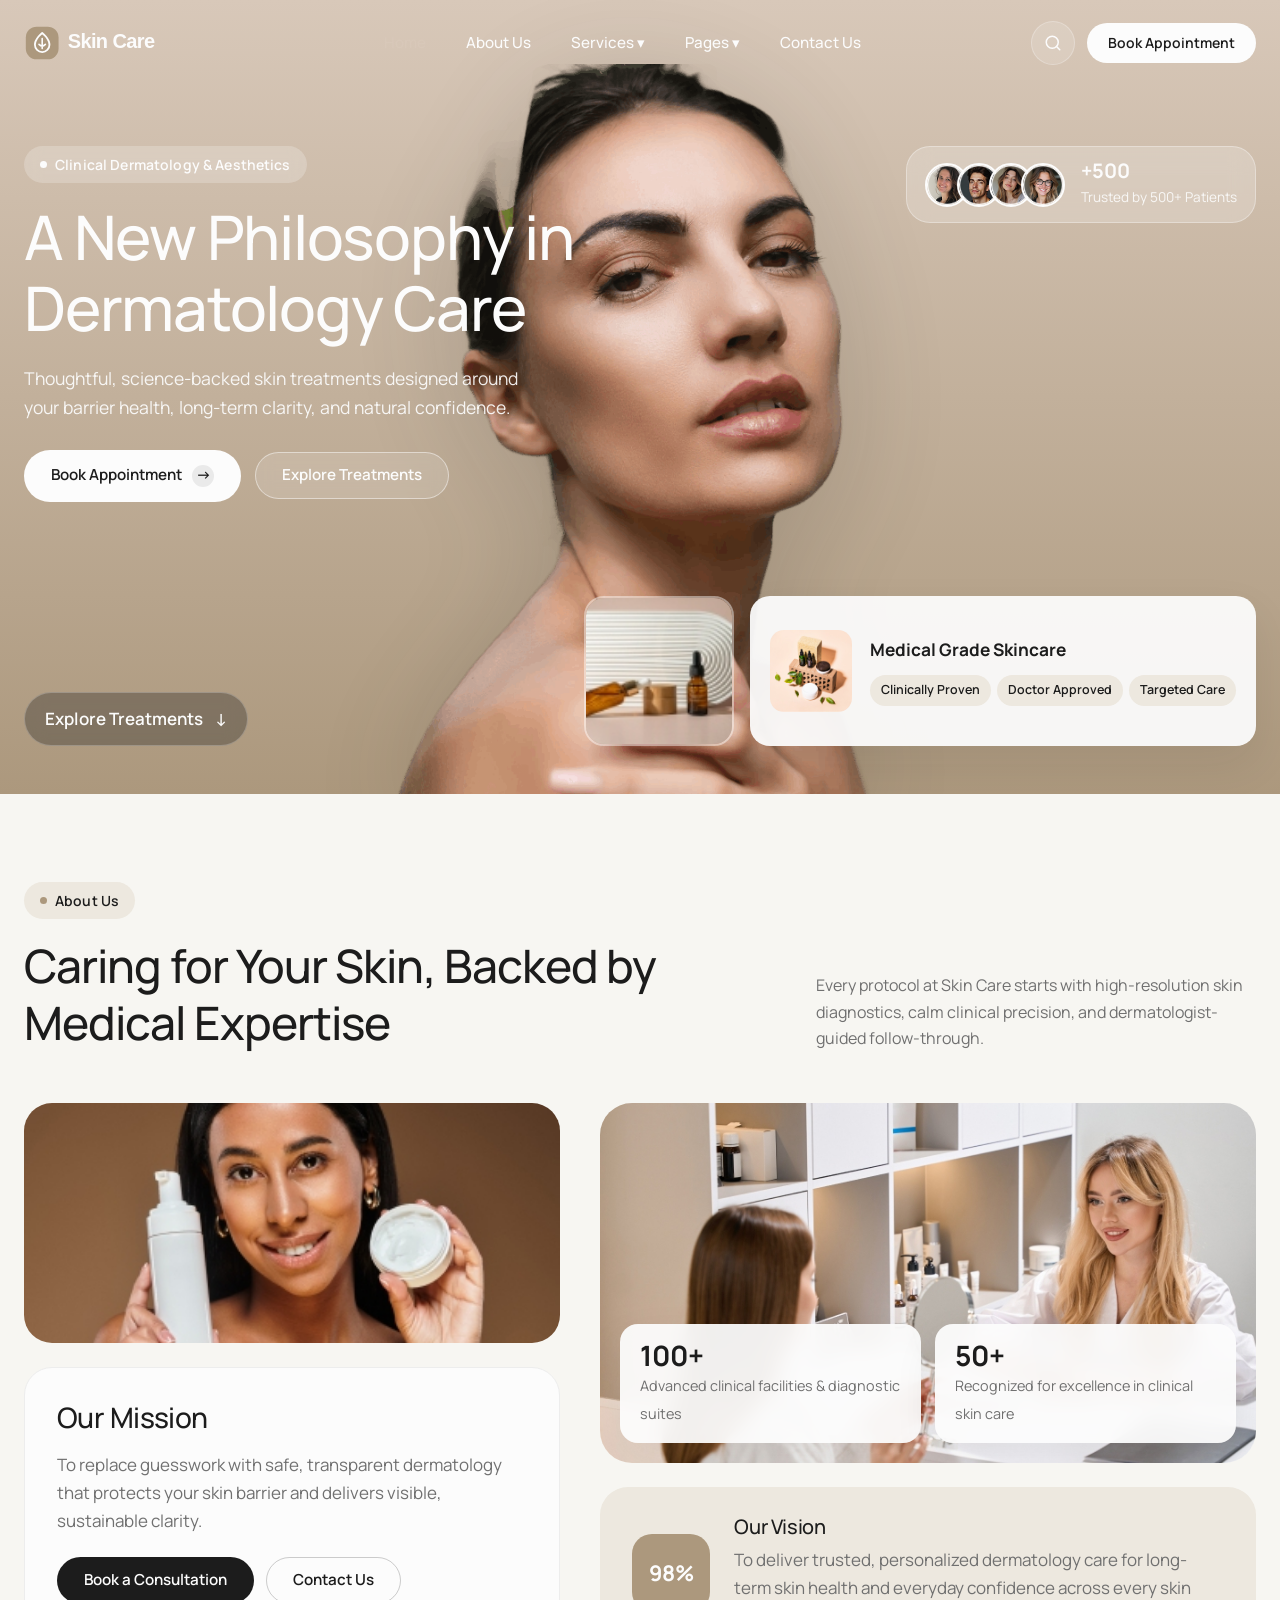
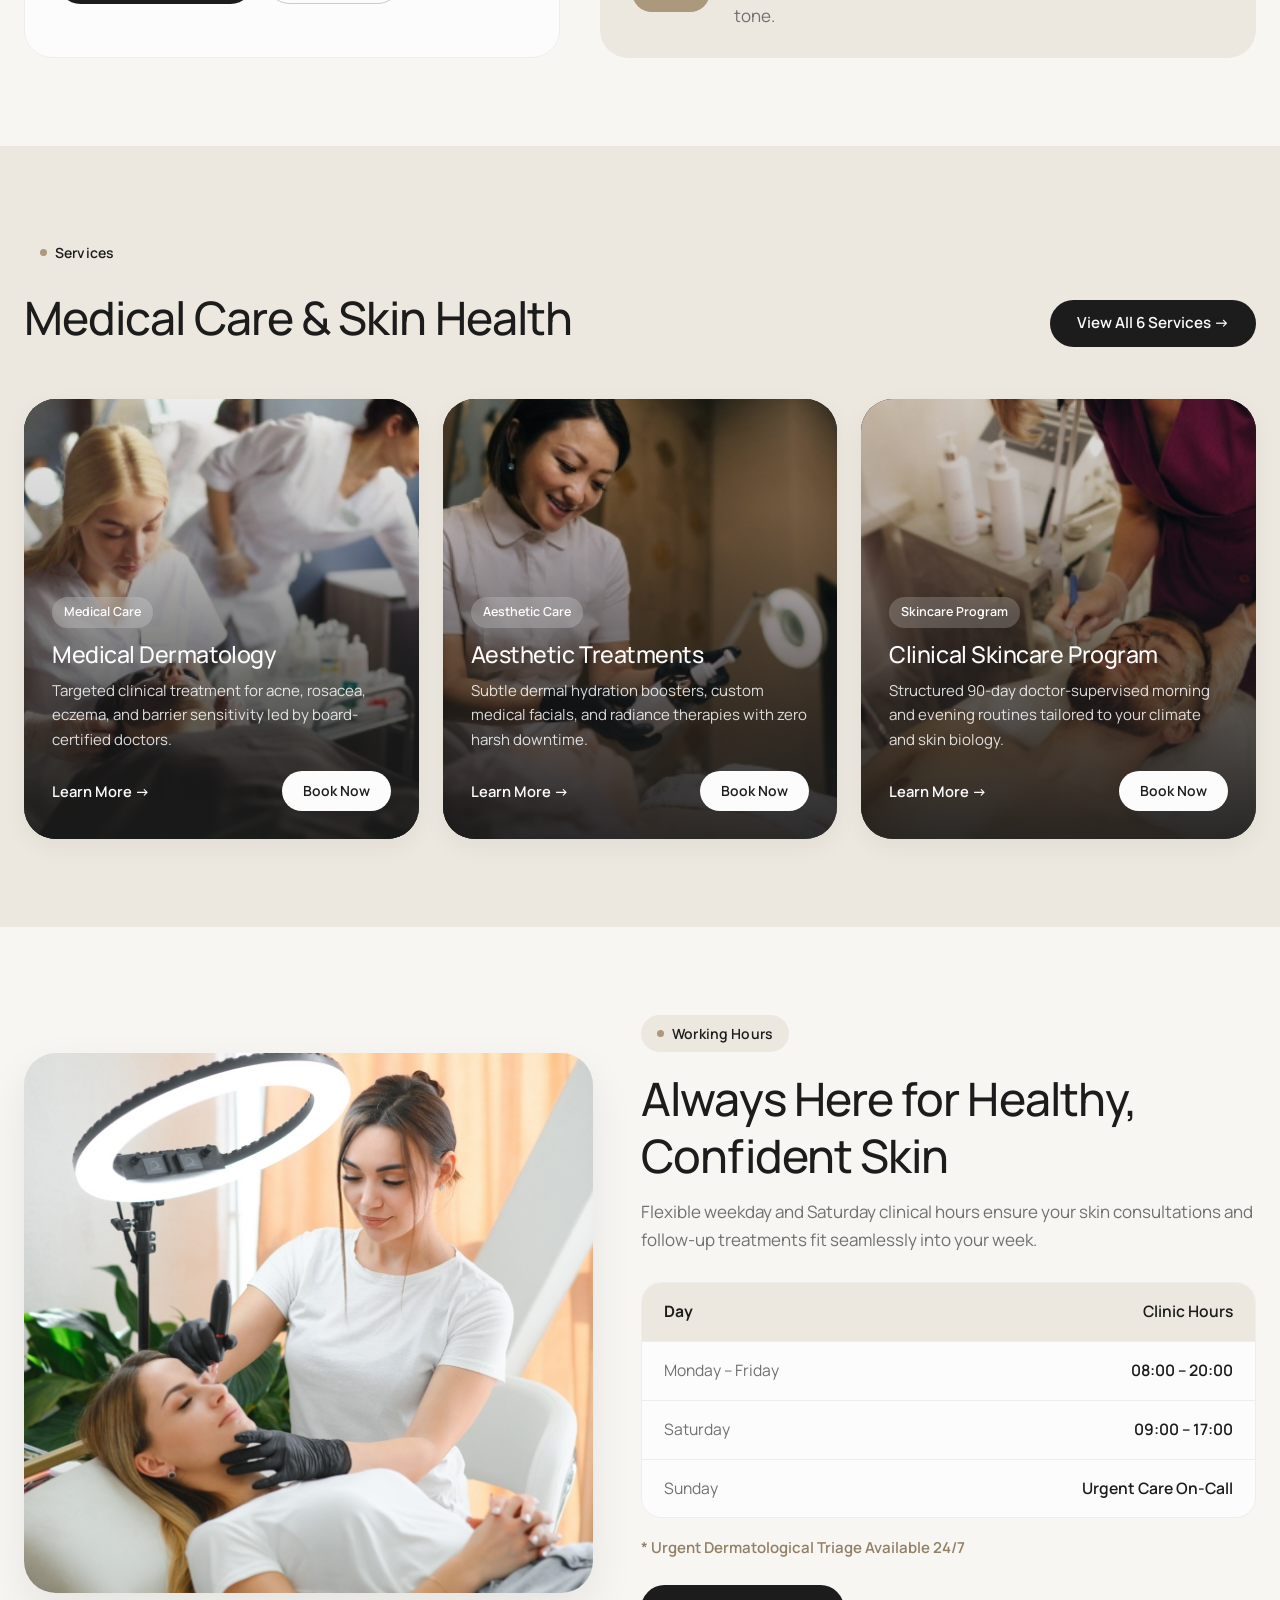
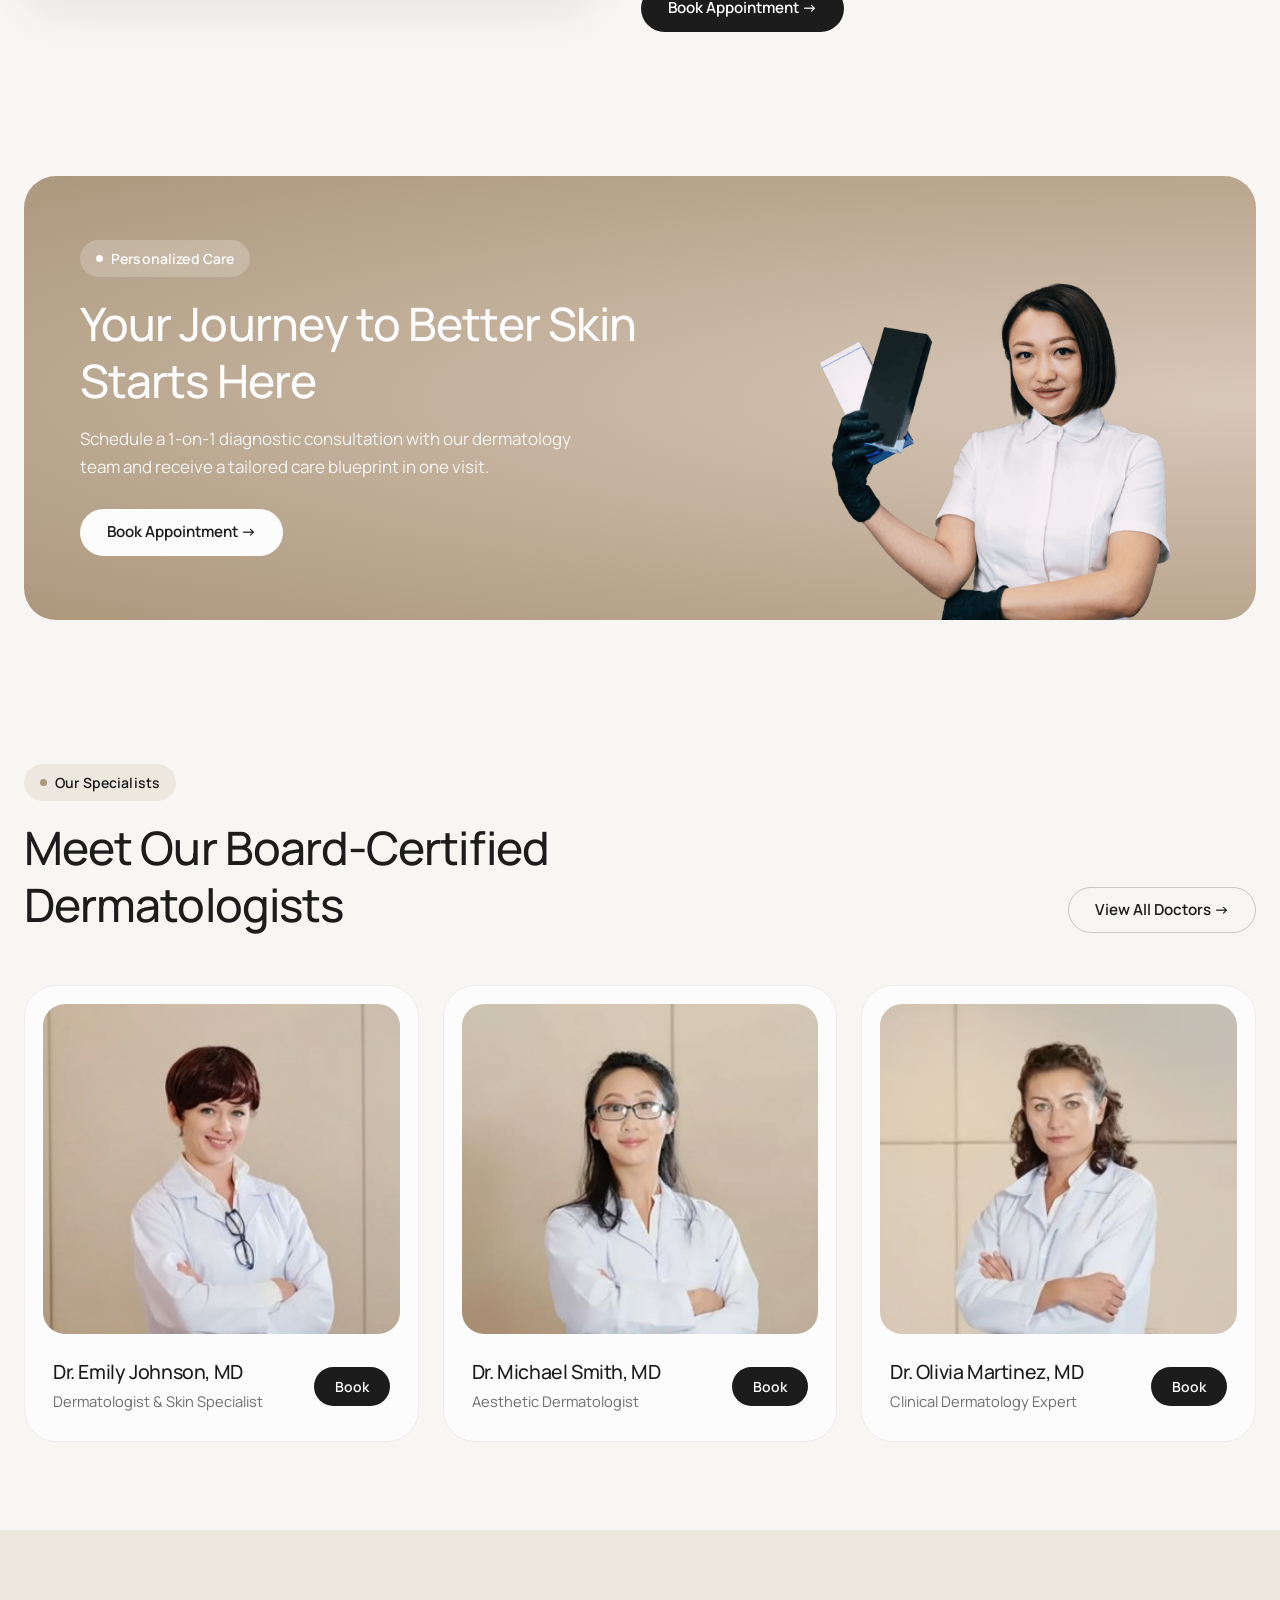
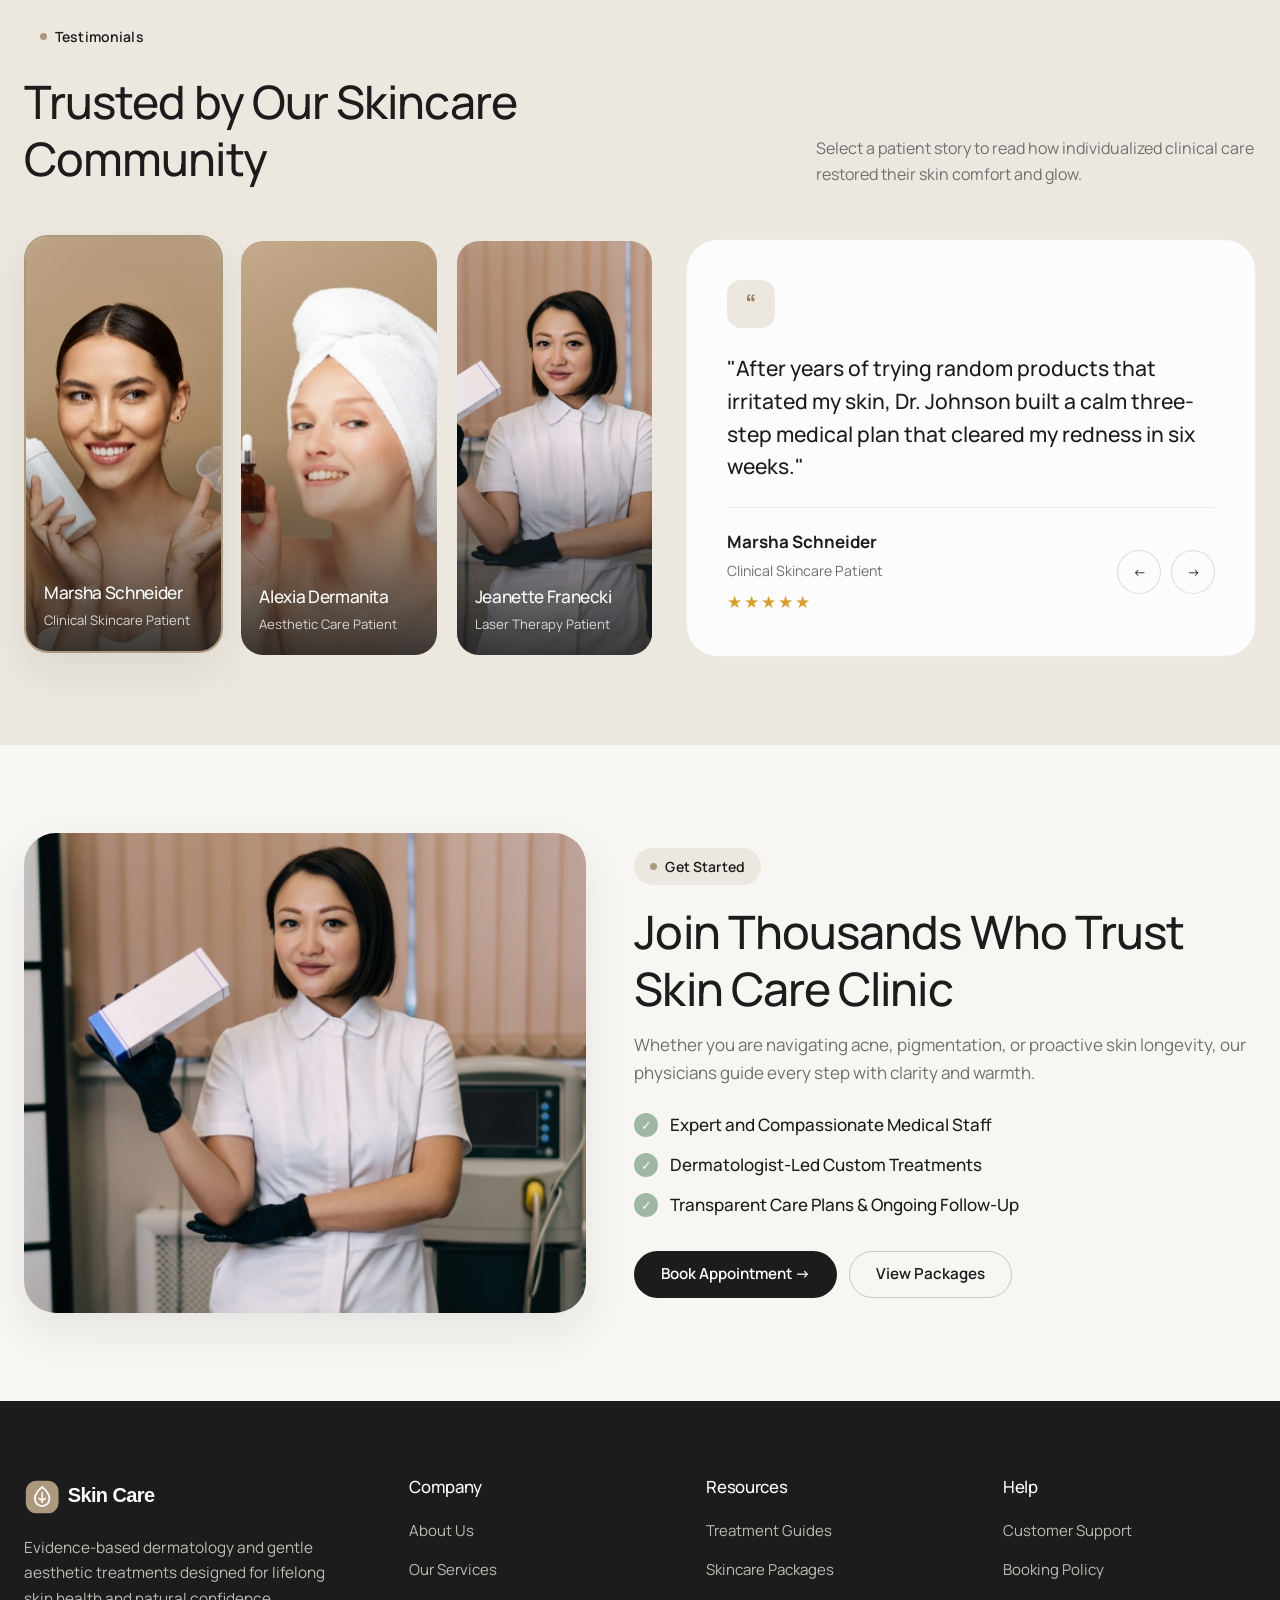
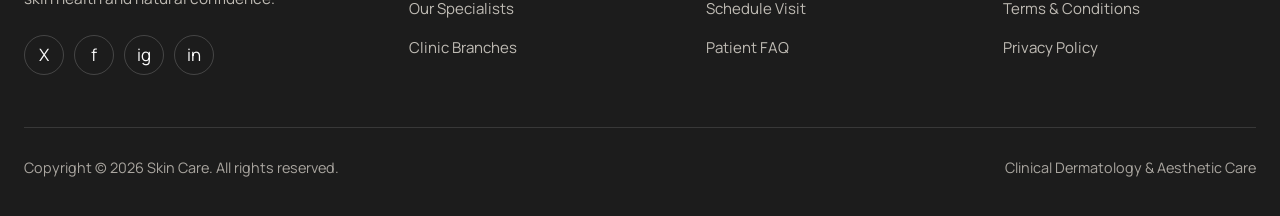
<file: index.html>
<!DOCTYPE html>
<html lang="en">
<head>
  <meta charset="UTF-8" />
  <meta name="viewport" content="width=device-width, initial-scale=1.0" />
  <title>Skin Care — Clinical Dermatology &amp; Aesthetic Skincare Clinic</title>
  <meta name="description" content="Evidence-based clinical dermatology and personalized aesthetic skincare backed by board-certified specialists." />
  <link rel="icon" type="image/svg+xml" href="assets/images/favicon.svg" />
  <link rel="preconnect" href="https://fonts.googleapis.com" />
  <link rel="preconnect" href="https://fonts.gstatic.com" crossorigin />
  <link href="https://fonts.googleapis.com/css2?family=Manrope:wght@400;500;600;700&display=swap" rel="stylesheet" />
  <link rel="stylesheet" href="assets/css/style.css" />
</head>
<body>

  <!-- Header -->
  <header class="sc-header sc-header--hero">
    <div class="sc-container sc-header-inner">
      <a href="index.html" class="sc-logo" aria-label="Skin Care Home">
        <img src="assets/images/logo-light.svg" alt="Skin Care Logo" />
      </a>

      <nav class="sc-nav" aria-label="Primary Navigation">
        <div class="sc-nav-item"><a href="index.html" class="sc-nav-link is-active">Home</a></div>
        <div class="sc-nav-item"><a href="about-us.html" class="sc-nav-link">About Us</a></div>
        <div class="sc-nav-item">
          <a href="services.html" class="sc-nav-link">Services &#9662;</a>
          <div class="sc-dropdown">
            <a href="services.html">All Services</a>
            <a href="service-details.html">Service Details</a>
          </div>
        </div>
        <div class="sc-nav-item">
          <a href="#" class="sc-nav-link">Pages &#9662;</a>
          <div class="sc-dropdown">
            <a href="doctors.html">Doctors</a>
            <a href="pricing.html">Pricing</a>
            <a href="appointment.html">Appointment</a>
            <a href="help-center.html">Help Center</a>
            <a href="404.html">404 Page</a>
          </div>
        </div>
        <div class="sc-nav-item"><a href="contact-us.html" class="sc-nav-link">Contact Us</a></div>
      </nav>

      <div class="sc-header-actions">
        <button type="button" class="sc-icon-btn" data-open-search aria-label="Search clinic">
          <svg width="18" height="18" viewBox="0 0 24 24" fill="none" stroke="currentColor" stroke-width="2" stroke-linecap="round" stroke-linejoin="round"><circle cx="11" cy="11" r="8"></circle><path d="m21 21-4.3-4.3"></path></svg>
        </button>
        <button type="button" class="sc-btn sc-btn-light sc-btn-sm" data-open-appointment>Book Appointment</button>
        <button type="button" class="sc-icon-btn sc-mobile-toggle" id="scMobileOpenBtn" aria-label="Open menu">
          <svg width="20" height="20" viewBox="0 0 24 24" fill="none" stroke="currentColor" stroke-width="2" stroke-linecap="round"><line x1="3" y1="6" x2="21" y2="6"></line><line x1="3" y1="12" x2="21" y2="12"></line><line x1="3" y1="18" x2="21" y2="18"></line></svg>
        </button>
      </div>
    </div>
  </header>

  <!-- Mobile Drawer -->
  <div class="sc-mobile-drawer" id="scMobileDrawer">
    <div class="sc-mobile-panel">
      <div style="display:flex;justify-content:space-between;align-items:center;">
        <img src="assets/images/logo.svg" alt="Skin Care" style="height:34px;" />
        <button type="button" class="sc-modal-close" id="scMobileCloseBtn" aria-label="Close menu">&times;</button>
      </div>
      <div class="sc-mobile-links">
        <a href="index.html" class="is-active">Home</a>
        <a href="about-us.html">About Us</a>
        <div class="sc-mobile-group-label">Services</div>
        <a href="services.html">All Services</a>
        <a href="service-details.html">Service Details</a>
        <div class="sc-mobile-group-label">Pages</div>
        <a href="doctors.html">Doctors</a>
        <a href="pricing.html">Pricing</a>
        <a href="appointment.html">Appointment</a>
        <a href="help-center.html">Help Center</a>
        <a href="contact-us.html">Contact Us</a>
      </div>
      <button type="button" class="sc-btn sc-btn-dark" data-open-appointment style="margin-top:auto;">Book Appointment</button>
    </div>
  </div>

  <!-- 1. Hero Section -->
  <section class="sc-hero">
    <div class="sc-hero-bg-media">
      <img src="assets/images/hero-model.png" alt="Natural radiant skin portrait" />
    </div>
    <div class="sc-container sc-hero-inner">
      <div class="sc-hero-top">
        <div class="sc-hero-copy">
          <span class="sc-eyebrow sc-eyebrow-light">Clinical Dermatology &amp; Aesthetics</span>
          <h1 class="sc-hero-title">A New Philosophy in Dermatology Care</h1>
          <p class="sc-hero-desc">Thoughtful, science-backed skin treatments designed around your barrier health, long-term clarity, and natural confidence.</p>
          <div class="sc-hero-cta-row">
            <button type="button" class="sc-btn sc-btn-light" data-open-appointment>
              Book Appointment
              <span class="sc-btn-icon">&rarr;</span>
            </button>
            <a href="services.html" class="sc-btn sc-btn-outline-light">Explore Treatments</a>
          </div>
        </div>

        <div class="sc-hero-trust-card">
          <div class="sc-avatar-stack">
            <img src="assets/images/avatar-1.png" alt="Patient portrait 1" />
            <img src="assets/images/avatar-2.png" alt="Patient portrait 2" />
            <img src="assets/images/avatar-3.png" alt="Patient portrait 3" />
            <img src="assets/images/avatar-4.png" alt="Patient portrait 4" />
          </div>
          <div class="sc-trust-meta">
            <strong>+500</strong>
            <span>Trusted by 500+ Patients</span>
          </div>
        </div>
      </div>

      <div class="sc-hero-bottom">
        <a href="#services" class="sc-hero-explore">
          <span>Explore Treatments</span>
          <span>&darr;</span>
        </a>

        <div class="sc-hero-bento">
          <div class="sc-hero-serum-thumb">
            <img src="assets/images/hero-serum.jpg" alt="Medical grade skincare serum" />
          </div>
          <div class="sc-hero-grade-card">
            <div class="sc-hero-grade-thumb">
              <img src="assets/images/hero-product-card.jpg" alt="Clinical skincare formulation" />
            </div>
            <div>
              <div class="sc-hero-grade-title">Medical Grade Skincare</div>
              <div class="sc-pill-row">
                <span class="sc-tag-pill">Clinically Proven</span>
                <span class="sc-tag-pill">Doctor Approved</span>
                <span class="sc-tag-pill">Targeted Care</span>
              </div>
            </div>
          </div>
        </div>
      </div>
    </div>
  </section>

  <!-- 2. About Us Section -->
  <section class="sc-section" id="about">
    <div class="sc-container">
      <div class="sc-section-header">
        <div class="sc-section-header-main">
          <span class="sc-eyebrow">About Us</span>
          <h2>Caring for Your Skin, Backed by Medical Expertise</h2>
        </div>
        <p class="sc-section-header-sub">Every protocol at Skin Care starts with high-resolution skin diagnostics, calm clinical precision, and dermatologist-guided follow-through.</p>
      </div>

      <div class="sc-about-grid">
        <div class="sc-about-left">
          <div class="sc-about-card-img">
            <img src="assets/images/about-radiance.jpg" alt="Healthy glowing skin" />
          </div>
          <div class="sc-mission-card">
            <h3>Our Mission</h3>
            <p>To replace guesswork with safe, transparent dermatology that protects your skin barrier and delivers visible, sustainable clarity.</p>
            <div class="sc-btn-group">
              <button type="button" class="sc-btn sc-btn-dark" data-open-appointment>Book a Consultation</button>
              <a href="contact-us.html" class="sc-btn sc-btn-outline">Contact Us</a>
            </div>
          </div>
        </div>

        <div class="sc-about-right">
          <div class="sc-about-visual-wrap">
            <img src="assets/images/about-consultation.jpg" alt="Dermatologist consulting with patient" />
            <div class="sc-floating-stats">
              <div class="sc-float-stat">
                <strong>100+</strong>
                <span>Advanced clinical facilities &amp; diagnostic suites</span>
              </div>
              <div class="sc-float-stat">
                <strong>50+</strong>
                <span>Recognized for excellence in clinical skin care</span>
              </div>
            </div>
          </div>

          <div class="sc-vision-box">
            <div class="sc-vision-badge">
              <span>98%</span>
            </div>
            <div>
              <h4>Our Vision</h4>
              <p style="margin-top:6px;">To deliver trusted, personalized dermatology care for long-term skin health and everyday confidence across every skin tone.</p>
            </div>
          </div>
        </div>
      </div>
    </div>
  </section>

  <!-- 3. Services Section -->
  <section class="sc-section" id="services" style="background:var(--sc-sand);">
    <div class="sc-container">
      <div class="sc-section-header">
        <div class="sc-section-header-main">
          <span class="sc-eyebrow">Services</span>
          <h2>Medical Care &amp; Skin Health</h2>
        </div>
        <a href="services.html" class="sc-btn sc-btn-dark">View All 6 Services &rarr;</a>
      </div>

      <div class="sc-services-grid">
        <article class="sc-service-card">
          <img src="assets/images/service-medical.jpg" alt="Medical Dermatology" />
          <div class="sc-service-body">
            <span class="sc-service-tag">Medical Care</span>
            <h3>Medical Dermatology</h3>
            <p>Targeted clinical treatment for acne, rosacea, eczema, and barrier sensitivity led by board-certified doctors.</p>
            <div class="sc-service-actions">
              <a href="service-details.html?service=medical-dermatology" class="sc-text-link">Learn More &rarr;</a>
              <button type="button" class="sc-btn sc-btn-light sc-btn-sm" data-open-appointment data-service="Medical Dermatology">Book Now</button>
            </div>
          </div>
        </article>

        <article class="sc-service-card">
          <img src="assets/images/service-aesthetic.jpg" alt="Aesthetic Treatments" />
          <div class="sc-service-body">
            <span class="sc-service-tag">Aesthetic Care</span>
            <h3>Aesthetic Treatments</h3>
            <p>Subtle dermal hydration boosters, custom medical facials, and radiance therapies with zero harsh downtime.</p>
            <div class="sc-service-actions">
              <a href="service-details.html?service=aesthetic-treatments" class="sc-text-link">Learn More &rarr;</a>
              <button type="button" class="sc-btn sc-btn-light sc-btn-sm" data-open-appointment data-service="Aesthetic Treatments">Book Now</button>
            </div>
          </div>
        </article>

        <article class="sc-service-card">
          <img src="assets/images/service-clinical.jpg" alt="Clinical Skincare Program" />
          <div class="sc-service-body">
            <span class="sc-service-tag">Skincare Program</span>
            <h3>Clinical Skincare Program</h3>
            <p>Structured 90-day doctor-supervised morning and evening routines tailored to your climate and skin biology.</p>
            <div class="sc-service-actions">
              <a href="service-details.html?service=clinical-skincare" class="sc-text-link">Learn More &rarr;</a>
              <button type="button" class="sc-btn sc-btn-light sc-btn-sm" data-open-appointment data-service="Clinical Skincare Program">Book Now</button>
            </div>
          </div>
        </article>
      </div>
    </div>
  </section>

  <!-- 4. Working Hours Section -->
  <section class="sc-section">
    <div class="sc-container">
      <div class="sc-hours-grid">
        <div class="sc-hours-media">
          <img src="assets/images/working-hours.jpg" alt="Precision aesthetic skincare care" />
        </div>

        <div>
          <span class="sc-eyebrow">Working Hours</span>
          <h2>Always Here for Healthy, Confident Skin</h2>
          <p style="margin-top:14px;">Flexible weekday and Saturday clinical hours ensure your skin consultations and follow-up treatments fit seamlessly into your week.</p>

          <div class="sc-hours-table">
            <div class="sc-hours-row is-head">
              <span>Day</span>
              <span>Clinic Hours</span>
            </div>
            <div class="sc-hours-row">
              <span>Monday – Friday</span>
              <span>08:00 – 20:00</span>
            </div>
            <div class="sc-hours-row">
              <span>Saturday</span>
              <span>09:00 – 17:00</span>
            </div>
            <div class="sc-hours-row">
              <span>Sunday</span>
              <span>Urgent Care On-Call</span>
            </div>
          </div>

          <div class="sc-emergency-note">* Urgent Dermatological Triage Available 24/7</div>
          <button type="button" class="sc-btn sc-btn-dark" data-open-appointment>Book Appointment &rarr;</button>
        </div>
      </div>
    </div>
  </section>

  <!-- 5. CTA Gradient Banner -->
  <section class="sc-section-sm">
    <div class="sc-container">
      <div class="sc-cta-banner">
        <div>
          <span class="sc-eyebrow sc-eyebrow-light">Personalized Care</span>
          <h2>Your Journey to Better Skin Starts Here</h2>
          <p>Schedule a 1-on-1 diagnostic consultation with our dermatology team and receive a tailored care blueprint in one visit.</p>
          <button type="button" class="sc-btn sc-btn-light" data-open-appointment>Book Appointment &rarr;</button>
        </div>
        <div class="sc-cta-media">
          <img src="assets/images/cta-specialist.png" alt="Skincare specialist portrait" />
        </div>
      </div>
    </div>
  </section>

  <!-- 6. Our Specialists / Doctors Section -->
  <section class="sc-section">
    <div class="sc-container">
      <div class="sc-section-header">
        <div class="sc-section-header-main">
          <span class="sc-eyebrow">Our Specialists</span>
          <h2>Meet Our Board-Certified Dermatologists</h2>
        </div>
        <a href="doctors.html" class="sc-btn sc-btn-outline">View All Doctors &rarr;</a>
      </div>

      <div class="sc-doctors-grid">
        <article class="sc-doctor-card">
          <div class="sc-doctor-img">
            <img src="assets/images/doctor-emily.jpg" alt="Dr. Emily Johnson, MD" />
          </div>
          <div class="sc-doctor-meta">
            <div>
              <h3>Dr. Emily Johnson, MD</h3>
              <p>Dermatologist &amp; Skin Specialist</p>
            </div>
            <button type="button" class="sc-btn sc-btn-dark sc-btn-sm" data-open-appointment data-doctor="Dr. Emily Johnson, MD">Book</button>
          </div>
        </article>

        <article class="sc-doctor-card">
          <div class="sc-doctor-img">
            <img src="assets/images/doctor-michael.jpg" alt="Dr. Michael Smith, MD" />
          </div>
          <div class="sc-doctor-meta">
            <div>
              <h3>Dr. Michael Smith, MD</h3>
              <p>Aesthetic Dermatologist</p>
            </div>
            <button type="button" class="sc-btn sc-btn-dark sc-btn-sm" data-open-appointment data-doctor="Dr. Michael Smith, MD">Book</button>
          </div>
        </article>

        <article class="sc-doctor-card">
          <div class="sc-doctor-img">
            <img src="assets/images/doctor-olivia.jpg" alt="Dr. Olivia Martinez, MD" />
          </div>
          <div class="sc-doctor-meta">
            <div>
              <h3>Dr. Olivia Martinez, MD</h3>
              <p>Clinical Dermatology Expert</p>
            </div>
            <button type="button" class="sc-btn sc-btn-dark sc-btn-sm" data-open-appointment data-doctor="Dr. Olivia Martinez, MD">Book</button>
          </div>
        </article>
      </div>
    </div>
  </section>

  <!-- 7. Testimonials Section -->
  <section class="sc-section" style="background:var(--sc-sand);">
    <div class="sc-container">
      <div class="sc-section-header">
        <div class="sc-section-header-main">
          <span class="sc-eyebrow">Testimonials</span>
          <h2>Trusted by Our Skincare Community</h2>
        </div>
        <p class="sc-section-header-sub">Select a patient story to read how individualized clinical care restored their skin comfort and glow.</p>
      </div>

      <div class="sc-testimonials-wrap">
        <div class="sc-testimonial-thumbs">
          <div class="sc-t-card is-active" data-testimonial-idx="0">
            <img src="assets/images/testimonial-1.jpg" alt="Marsha Schneider" />
            <div class="sc-t-card-info">
              <h4>Marsha Schneider</h4>
              <span>Clinical Skincare Patient</span>
            </div>
          </div>
          <div class="sc-t-card" data-testimonial-idx="1">
            <img src="assets/images/testimonial-2.jpg" alt="Alexia Dermanita" />
            <div class="sc-t-card-info">
              <h4>Alexia Dermanita</h4>
              <span>Aesthetic Care Patient</span>
            </div>
          </div>
          <div class="sc-t-card" data-testimonial-idx="2">
            <img src="assets/images/testimonial-3.jpg" alt="Jeanette Franecki" />
            <div class="sc-t-card-info">
              <h4>Jeanette Franecki</h4>
              <span>Laser Therapy Patient</span>
            </div>
          </div>
        </div>

        <div class="sc-testimonial-quote-box">
          <div class="sc-quote-icon">&ldquo;</div>
          <p class="sc-quote-text" id="scTestimonialQuote">"After years of trying random products that irritated my skin, Dr. Johnson built a calm three-step medical plan that cleared my redness in six weeks."</p>
          <div class="sc-quote-footer">
            <div>
              <strong id="scTestimonialName" style="display:block;color:var(--sc-charcoal);">Marsha Schneider</strong>
              <span id="scTestimonialRole" style="font-size:0.88rem;color:var(--sc-text-muted);">Clinical Skincare Patient</span>
              <div class="sc-stars" style="margin-top:4px;">&#9733;&#9733;&#9733;&#9733;&#9733;</div>
            </div>
            <div class="sc-slider-arrows">
              <button type="button" class="sc-icon-btn" id="scTestimonialPrev" aria-label="Previous testimonial">&larr;</button>
              <button type="button" class="sc-icon-btn" id="scTestimonialNext" aria-label="Next testimonial">&rarr;</button>
            </div>
          </div>
        </div>
      </div>
    </div>
  </section>

  <!-- 8. Get Started / Join Thousands Section -->
  <section class="sc-section">
    <div class="sc-container">
      <div class="sc-join-grid">
        <div class="sc-join-media">
          <img src="assets/images/testimonial-3.jpg" alt="Skincare specialist holding medical cosmetics" />
        </div>
        <div>
          <span class="sc-eyebrow">Get Started</span>
          <h2>Join Thousands Who Trust Skin Care Clinic</h2>
          <p style="margin-top:14px;">Whether you are navigating acne, pigmentation, or proactive skin longevity, our physicians guide every step with clarity and warmth.</p>
          <ul class="sc-checklist">
            <li><span class="sc-check-dot">&#10003;</span><span>Expert and Compassionate Medical Staff</span></li>
            <li><span class="sc-check-dot">&#10003;</span><span>Dermatologist-Led Custom Treatments</span></li>
            <li><span class="sc-check-dot">&#10003;</span><span>Transparent Care Plans &amp; Ongoing Follow-Up</span></li>
          </ul>
          <div class="sc-btn-group">
            <button type="button" class="sc-btn sc-btn-dark" data-open-appointment>Book Appointment &rarr;</button>
            <a href="pricing.html" class="sc-btn sc-btn-outline">View Packages</a>
          </div>
        </div>
      </div>
    </div>
  </section>

  <!-- Footer -->
  <footer class="sc-footer">
    <div class="sc-container">
      <div class="sc-footer-top">
        <div class="sc-footer-brand">
          <a href="index.html" class="sc-logo">
            <img src="assets/images/logo-light.svg" alt="Skin Care Logo" />
          </a>
          <p>Evidence-based dermatology and gentle aesthetic treatments designed for lifelong skin health and natural confidence.</p>
          <div class="sc-socials">
            <a href="contact-us.html" class="sc-social-btn" aria-label="X">X</a>
            <a href="contact-us.html" class="sc-social-btn" aria-label="Facebook">f</a>
            <a href="contact-us.html" class="sc-social-btn" aria-label="Instagram">ig</a>
            <a href="contact-us.html" class="sc-social-btn" aria-label="LinkedIn">in</a>
          </div>
        </div>

        <div class="sc-footer-col">
          <h4>Company</h4>
          <ul>
            <li><a href="about-us.html">About Us</a></li>
            <li><a href="services.html">Our Services</a></li>
            <li><a href="doctors.html">Our Specialists</a></li>
            <li><a href="contact-us.html">Clinic Branches</a></li>
          </ul>
        </div>

        <div class="sc-footer-col">
          <h4>Resources</h4>
          <ul>
            <li><a href="service-details.html">Treatment Guides</a></li>
            <li><a href="pricing.html">Skincare Packages</a></li>
            <li><a href="appointment.html">Schedule Visit</a></li>
            <li><a href="help-center.html">Patient FAQ</a></li>
          </ul>
        </div>

        <div class="sc-footer-col">
          <h4>Help</h4>
          <ul>
            <li><a href="help-center.html">Customer Support</a></li>
            <li><a href="appointment.html">Booking Policy</a></li>
            <li><a href="contact-us.html">Terms &amp; Conditions</a></li>
            <li><a href="contact-us.html">Privacy Policy</a></li>
          </ul>
        </div>
      </div>

      <div class="sc-footer-bottom">
        <span>Copyright &copy; 2026 Skin Care. All rights reserved.</span>
        <span>Clinical Dermatology &amp; Aesthetic Care</span>
      </div>
    </div>
  </footer>

  <script src="assets/js/data.js"></script>
  <script src="assets/js/app.js"></script>
</body>
</html>
</file>
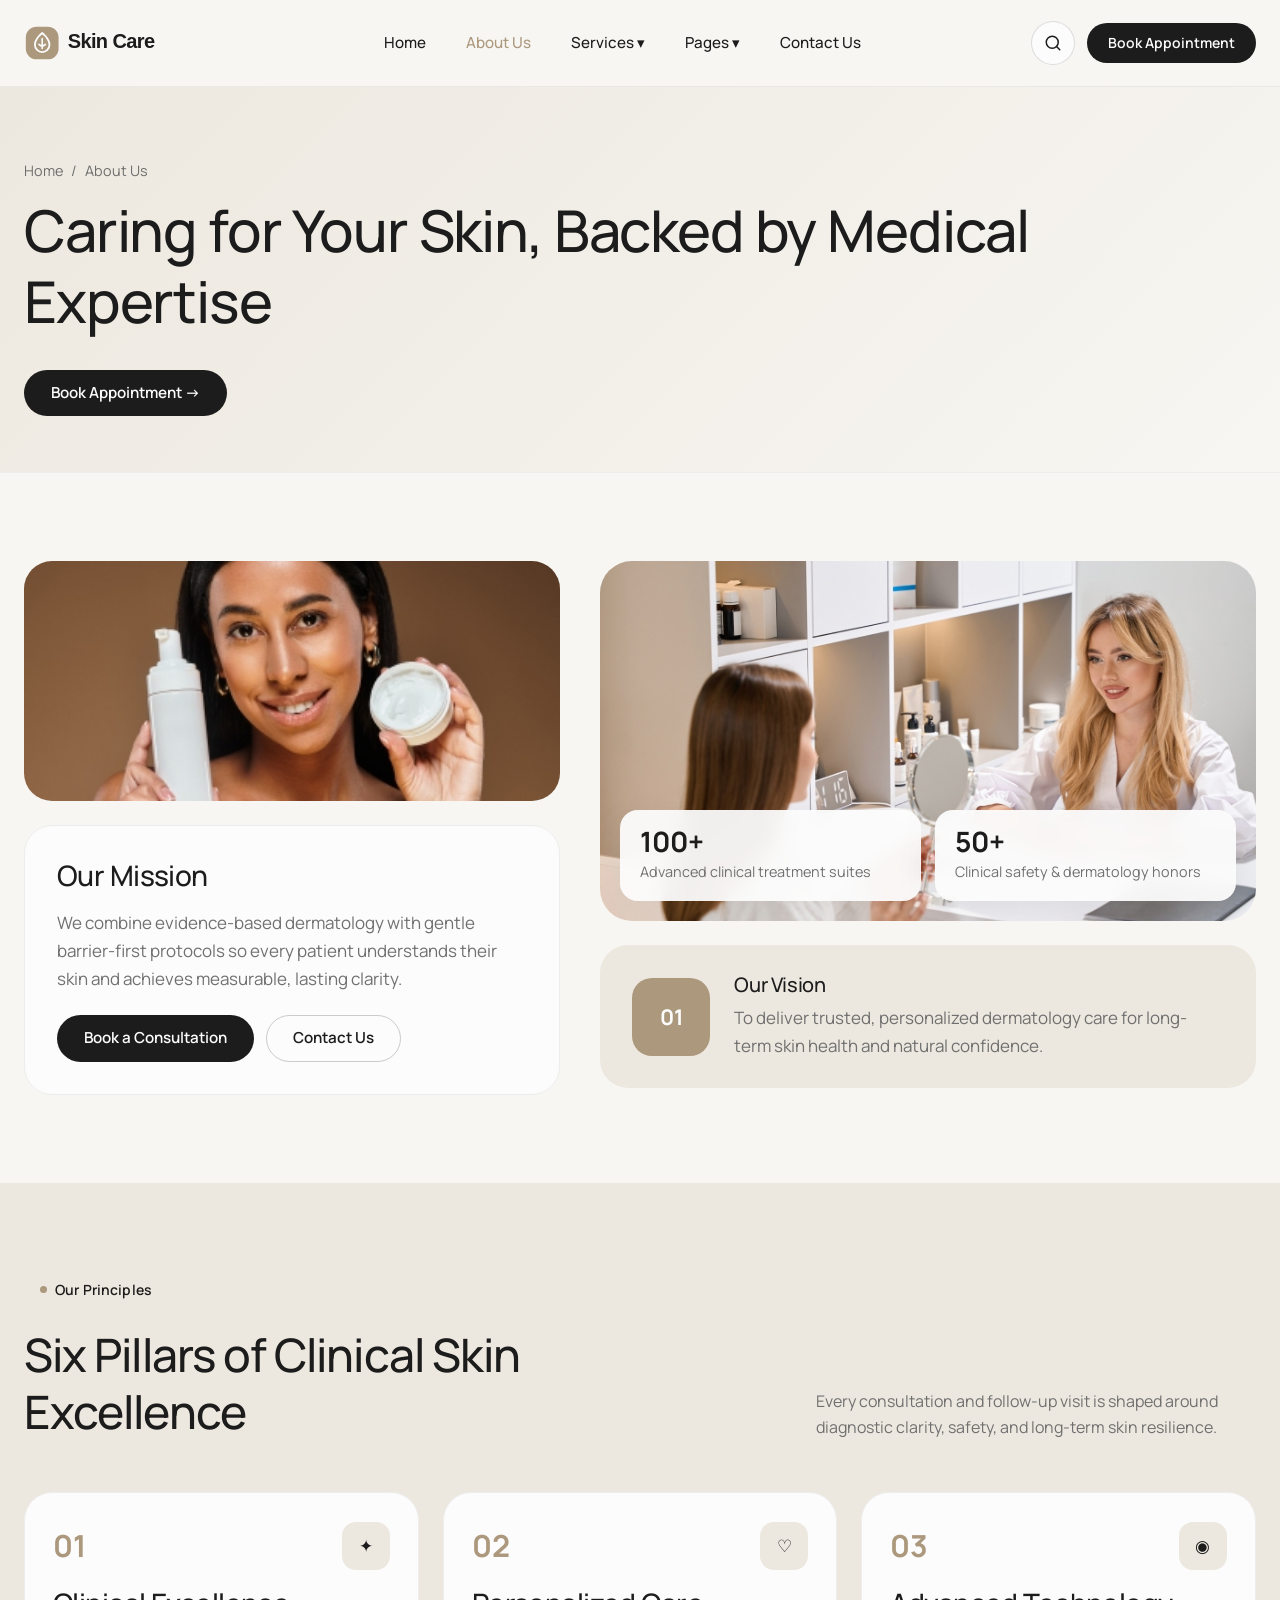
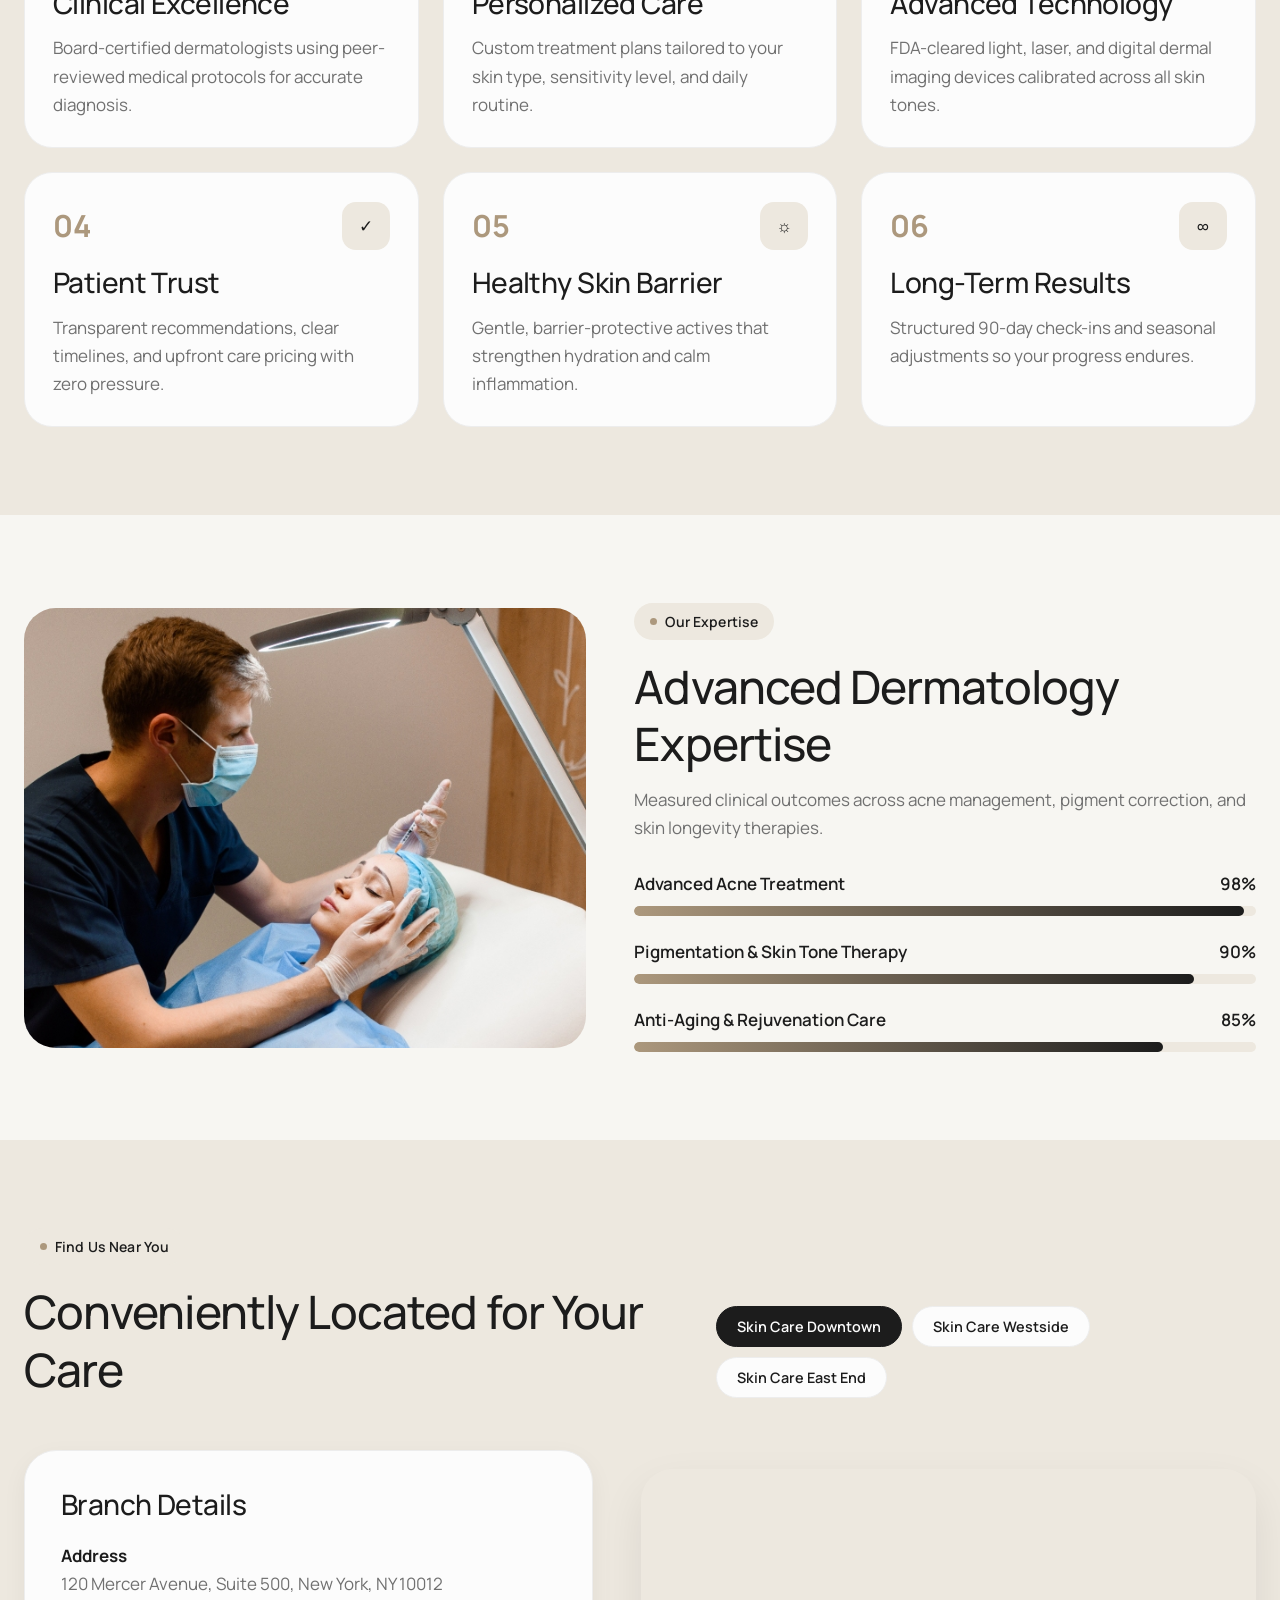
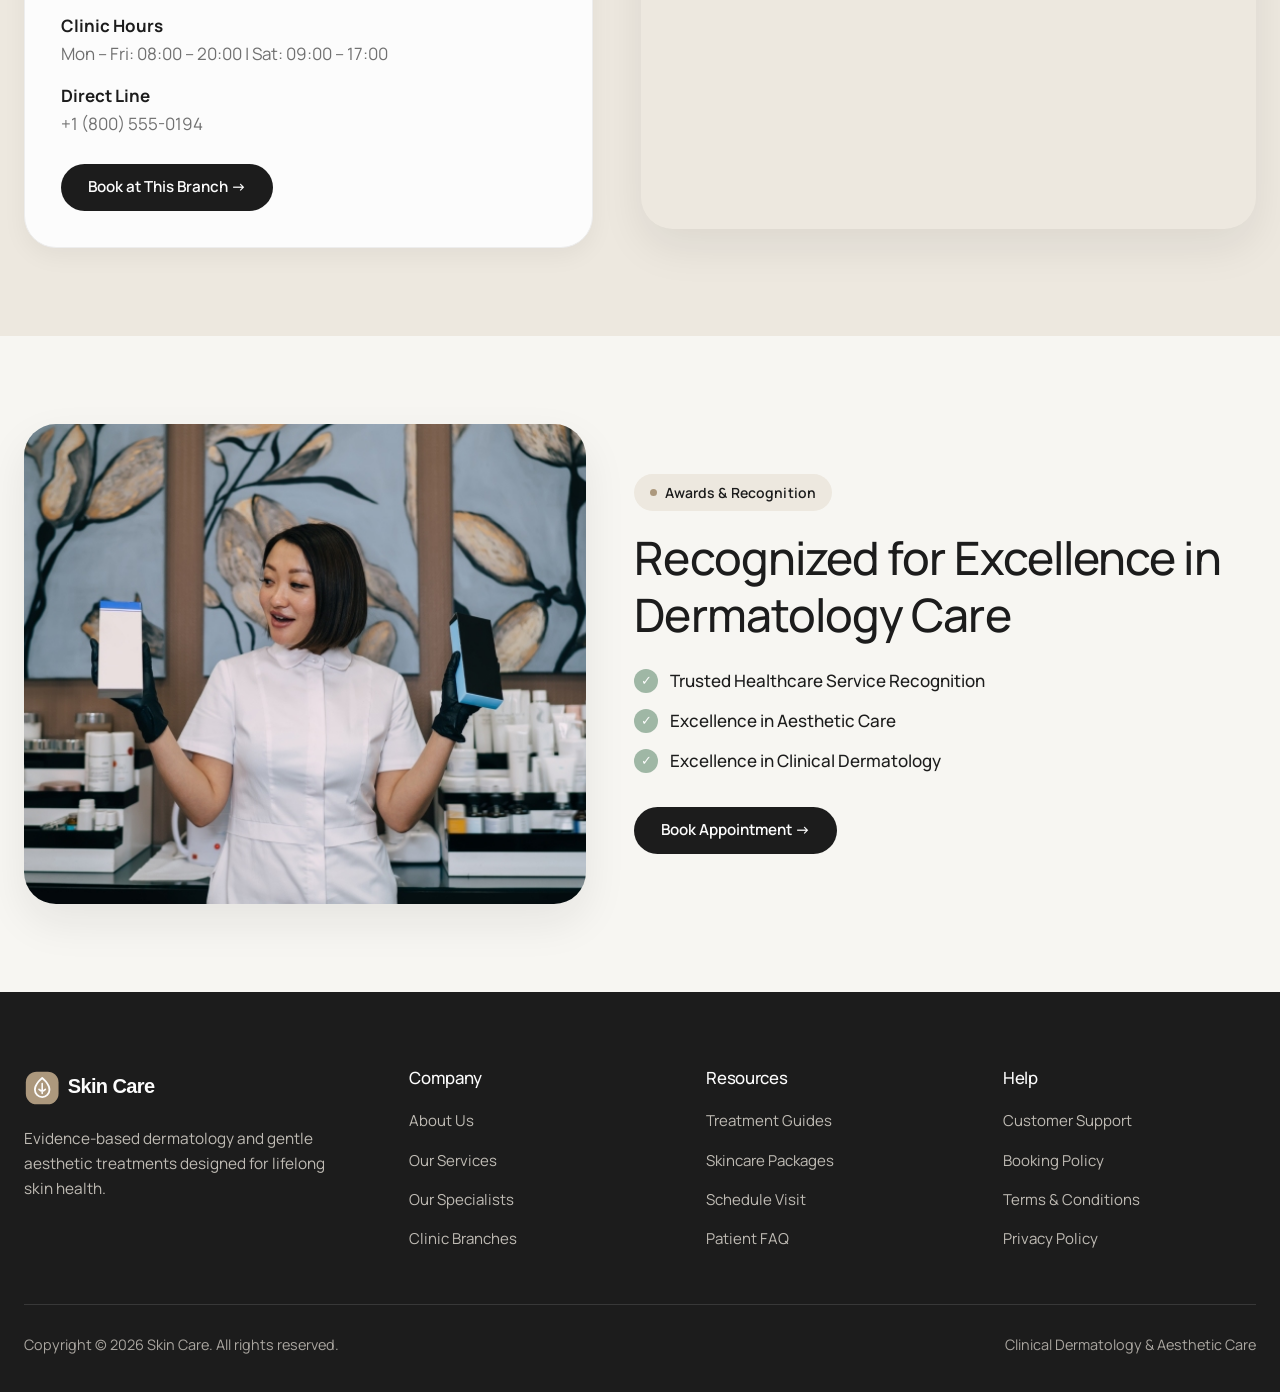
<file: about-us.html>
<!DOCTYPE html>
<html lang="en">
<head>
  <meta charset="UTF-8" />
  <meta name="viewport" content="width=device-width, initial-scale=1.0" />
  <title>About Us — Skin Care</title>
  <meta name="description" content="Learn about Skin Care's board-certified dermatologists, clinical mission, core values, and clinic locations." />
  <link rel="icon" type="image/svg+xml" href="assets/images/favicon.svg" />
  <link rel="preconnect" href="https://fonts.googleapis.com" />
  <link rel="preconnect" href="https://fonts.gstatic.com" crossorigin />
  <link href="https://fonts.googleapis.com/css2?family=Manrope:wght@400;500;600;700&display=swap" rel="stylesheet" />
  <link rel="stylesheet" href="assets/css/style.css" />
</head>
<body>
  <header class="sc-header">
    <div class="sc-container sc-header-inner">
      <a href="index.html" class="sc-logo" aria-label="Skin Care Home"><img src="assets/images/logo.svg" alt="Skin Care Logo" /></a>
      <nav class="sc-nav" aria-label="Primary Navigation">
        <div class="sc-nav-item"><a href="index.html" class="sc-nav-link">Home</a></div>
        <div class="sc-nav-item"><a href="about-us.html" class="sc-nav-link is-active">About Us</a></div>
        <div class="sc-nav-item">
          <a href="services.html" class="sc-nav-link">Services &#9662;</a>
          <div class="sc-dropdown">
            <a href="services.html">All Services</a>
            <a href="service-details.html">Service Details</a>
          </div>
        </div>
        <div class="sc-nav-item">
          <a href="#" class="sc-nav-link">Pages &#9662;</a>
          <div class="sc-dropdown">
            <a href="doctors.html">Doctors</a>
            <a href="pricing.html">Pricing</a>
            <a href="appointment.html">Appointment</a>
            <a href="help-center.html">Help Center</a>
            <a href="404.html">404 Page</a>
          </div>
        </div>
        <div class="sc-nav-item"><a href="contact-us.html" class="sc-nav-link">Contact Us</a></div>
      </nav>
      <div class="sc-header-actions">
        <button type="button" class="sc-icon-btn" data-open-search aria-label="Search clinic"><svg width="18" height="18" viewBox="0 0 24 24" fill="none" stroke="currentColor" stroke-width="2" stroke-linecap="round" stroke-linejoin="round"><circle cx="11" cy="11" r="8"></circle><path d="m21 21-4.3-4.3"></path></svg></button>
        <button type="button" class="sc-btn sc-btn-dark sc-btn-sm" data-open-appointment>Book Appointment</button>
        <button type="button" class="sc-icon-btn sc-mobile-toggle" id="scMobileOpenBtn" aria-label="Open menu"><svg width="20" height="20" viewBox="0 0 24 24" fill="none" stroke="currentColor" stroke-width="2" stroke-linecap="round"><line x1="3" y1="6" x2="21" y2="6"></line><line x1="3" y1="12" x2="21" y2="12"></line><line x1="3" y1="18" x2="21" y2="18"></line></svg></button>
      </div>
    </div>
  </header>

  <div class="sc-mobile-drawer" id="scMobileDrawer">
    <div class="sc-mobile-panel">
      <div style="display:flex;justify-content:space-between;align-items:center;"><img src="assets/images/logo.svg" alt="Skin Care" style="height:34px;" /><button type="button" class="sc-modal-close" id="scMobileCloseBtn">&times;</button></div>
      <div class="sc-mobile-links">
        <a href="index.html">Home</a><a href="about-us.html" class="is-active">About Us</a>
        <div class="sc-mobile-group-label">Services</div><a href="services.html">All Services</a><a href="service-details.html">Service Details</a>
        <div class="sc-mobile-group-label">Pages</div><a href="doctors.html">Doctors</a><a href="pricing.html">Pricing</a><a href="appointment.html">Appointment</a><a href="help-center.html">Help Center</a><a href="contact-us.html">Contact Us</a>
      </div>
      <button type="button" class="sc-btn sc-btn-dark" data-open-appointment style="margin-top:auto;">Book Appointment</button>
    </div>
  </div>

  <section class="sc-page-banner">
    <div class="sc-container sc-page-banner-inner">
      <div>
        <div class="sc-breadcrumb"><a href="index.html">Home</a> <span>/</span> <span>About Us</span></div>
        <h1>Caring for Your Skin, Backed by Medical Expertise</h1>
      </div>
      <button type="button" class="sc-btn sc-btn-dark" data-open-appointment>Book Appointment &rarr;</button>
    </div>
  </section>

  <!-- About & Mission -->
  <section class="sc-section">
    <div class="sc-container">
      <div class="sc-about-grid">
        <div class="sc-about-left">
          <div class="sc-about-card-img"><img src="assets/images/about-radiance.jpg" alt="Healthy radiant skin" /></div>
          <div class="sc-mission-card">
            <h3>Our Mission</h3>
            <p>We combine evidence-based dermatology with gentle barrier-first protocols so every patient understands their skin and achieves measurable, lasting clarity.</p>
            <div class="sc-btn-group">
              <button type="button" class="sc-btn sc-btn-dark" data-open-appointment>Book a Consultation</button>
              <a href="contact-us.html" class="sc-btn sc-btn-outline">Contact Us</a>
            </div>
          </div>
        </div>
        <div class="sc-about-right">
          <div class="sc-about-visual-wrap">
            <img src="assets/images/about-consultation.jpg" alt="Skin Care consultation" />
            <div class="sc-floating-stats">
              <div class="sc-float-stat"><strong>100+</strong><span>Advanced clinical treatment suites</span></div>
              <div class="sc-float-stat"><strong>50+</strong><span>Clinical safety &amp; dermatology honors</span></div>
            </div>
          </div>
          <div class="sc-vision-box">
            <div class="sc-vision-badge"><span>01</span></div>
            <div>
              <h4>Our Vision</h4>
              <p style="margin-top:6px;">To deliver trusted, personalized dermatology care for long-term skin health and natural confidence.</p>
            </div>
          </div>
        </div>
      </div>
    </div>
  </section>

  <!-- 6 Core Values -->
  <section class="sc-section" style="background:var(--sc-sand);">
    <div class="sc-container">
      <div class="sc-section-header">
        <div class="sc-section-header-main">
          <span class="sc-eyebrow">Our Principles</span>
          <h2>Six Pillars of Clinical Skin Excellence</h2>
        </div>
        <p class="sc-section-header-sub">Every consultation and follow-up visit is shaped around diagnostic clarity, safety, and long-term skin resilience.</p>
      </div>
      <div class="sc-values-grid">
        <div class="sc-value-card"><div class="sc-value-top"><span class="sc-value-num">01</span><span class="sc-value-icon">&#10022;</span></div><h3>Clinical Excellence</h3><p>Board-certified dermatologists using peer-reviewed medical protocols for accurate diagnosis.</p></div>
        <div class="sc-value-card"><div class="sc-value-top"><span class="sc-value-num">02</span><span class="sc-value-icon">&#9825;</span></div><h3>Personalized Care</h3><p>Custom treatment plans tailored to your skin type, sensitivity level, and daily routine.</p></div>
        <div class="sc-value-card"><div class="sc-value-top"><span class="sc-value-num">03</span><span class="sc-value-icon">&#9673;</span></div><h3>Advanced Technology</h3><p>FDA-cleared light, laser, and digital dermal imaging devices calibrated across all skin tones.</p></div>
        <div class="sc-value-card"><div class="sc-value-top"><span class="sc-value-num">04</span><span class="sc-value-icon">&#10003;</span></div><h3>Patient Trust</h3><p>Transparent recommendations, clear timelines, and upfront care pricing with zero pressure.</p></div>
        <div class="sc-value-card"><div class="sc-value-top"><span class="sc-value-num">05</span><span class="sc-value-icon">&#9788;</span></div><h3>Healthy Skin Barrier</h3><p>Gentle, barrier-protective actives that strengthen hydration and calm inflammation.</p></div>
        <div class="sc-value-card"><div class="sc-value-top"><span class="sc-value-num">06</span><span class="sc-value-icon">&#8734;</span></div><h3>Long-Term Results</h3><p>Structured 90-day check-ins and seasonal adjustments so your progress endures.</p></div>
      </div>
    </div>
  </section>

  <!-- Expertise Progress Bars -->
  <section class="sc-section">
    <div class="sc-container">
      <div class="sc-expertise-grid">
        <div class="sc-expertise-media"><img src="assets/images/expertise-treatment.jpg" alt="Dermatology procedure" /></div>
        <div>
          <span class="sc-eyebrow">Our Expertise</span>
          <h2>Advanced Dermatology Expertise</h2>
          <p style="margin-top:14px;">Measured clinical outcomes across acne management, pigment correction, and skin longevity therapies.</p>
          <div class="sc-progress-list">
            <div><div class="sc-progress-head"><span>Advanced Acne Treatment</span><span>98%</span></div><div class="sc-progress-track"><div class="sc-progress-fill" data-width="98"></div></div></div>
            <div><div class="sc-progress-head"><span>Pigmentation &amp; Skin Tone Therapy</span><span>90%</span></div><div class="sc-progress-track"><div class="sc-progress-fill" data-width="90"></div></div></div>
            <div><div class="sc-progress-head"><span>Anti-Aging &amp; Rejuvenation Care</span><span>85%</span></div><div class="sc-progress-track"><div class="sc-progress-fill" data-width="85"></div></div></div>
          </div>
        </div>
      </div>
    </div>
  </section>

  <!-- Clinic Branches -->
  <section class="sc-section" style="background:var(--sc-sand);">
    <div class="sc-container">
      <div class="sc-section-header">
        <div class="sc-section-header-main">
          <span class="sc-eyebrow">Find Us Near You</span>
          <h2>Conveniently Located for Your Care</h2>
        </div>
        <div class="sc-pill-tabs" style="margin-bottom:0;">
          <button type="button" class="sc-pill-tab is-active" data-branch-id="downtown">Skin Care Downtown</button>
          <button type="button" class="sc-pill-tab" data-branch-id="westside">Skin Care Westside</button>
          <button type="button" class="sc-pill-tab" data-branch-id="eastend">Skin Care East End</button>
        </div>
      </div>
      <div class="sc-hours-grid">
        <div class="sc-form-card">
          <h3>Branch Details</h3>
          <div style="display:grid;gap:14px;margin:20px 0 26px;">
            <div><strong style="color:var(--sc-charcoal);display:block;">Address</strong><span id="scBranchAddress">120 Mercer Avenue, Suite 500, New York, NY 10012</span></div>
            <div><strong style="color:var(--sc-charcoal);display:block;">Clinic Hours</strong><span id="scBranchHours">Mon – Fri: 08:00 – 20:00 | Sat: 09:00 – 17:00</span></div>
            <div><strong style="color:var(--sc-charcoal);display:block;">Direct Line</strong><span id="scBranchPhone">+1 (800) 555-0194</span></div>
          </div>
          <button type="button" class="sc-btn sc-btn-dark" data-open-appointment>Book at This Branch &rarr;</button>
        </div>
        <div class="sc-hours-media" style="height:360px;">
          <iframe id="scBranchMap" title="Clinic Location Map" src="https://maps.google.com/maps?q=SoHo,%20New%20York,%20NY&t=&z=13&ie=UTF8&iwloc=&output=embed" width="100%" height="100%" style="border:0;" loading="lazy"></iframe>
        </div>
      </div>
    </div>
  </section>

  <!-- Awards -->
  <section class="sc-section">
    <div class="sc-container">
      <div class="sc-join-grid">
        <div class="sc-join-media"><img src="assets/images/awards-clinic.jpg" alt="Recognized dermatology team" /></div>
        <div>
          <span class="sc-eyebrow">Awards &amp; Recognition</span>
          <h2>Recognized for Excellence in Dermatology Care</h2>
          <ul class="sc-checklist">
            <li><span class="sc-check-dot">&#10003;</span><span>Trusted Healthcare Service Recognition</span></li>
            <li><span class="sc-check-dot">&#10003;</span><span>Excellence in Aesthetic Care</span></li>
            <li><span class="sc-check-dot">&#10003;</span><span>Excellence in Clinical Dermatology</span></li>
          </ul>
          <button type="button" class="sc-btn sc-btn-dark" data-open-appointment>Book Appointment &rarr;</button>
        </div>
      </div>
    </div>
  </section>

  <footer class="sc-footer">
    <div class="sc-container">
      <div class="sc-footer-top">
        <div class="sc-footer-brand"><a href="index.html" class="sc-logo"><img src="assets/images/logo-light.svg" alt="Skin Care Logo" /></a><p>Evidence-based dermatology and gentle aesthetic treatments designed for lifelong skin health.</p></div>
        <div class="sc-footer-col"><h4>Company</h4><ul><li><a href="about-us.html">About Us</a></li><li><a href="services.html">Our Services</a></li><li><a href="doctors.html">Our Specialists</a></li><li><a href="contact-us.html">Clinic Branches</a></li></ul></div>
        <div class="sc-footer-col"><h4>Resources</h4><ul><li><a href="service-details.html">Treatment Guides</a></li><li><a href="pricing.html">Skincare Packages</a></li><li><a href="appointment.html">Schedule Visit</a></li><li><a href="help-center.html">Patient FAQ</a></li></ul></div>
        <div class="sc-footer-col"><h4>Help</h4><ul><li><a href="help-center.html">Customer Support</a></li><li><a href="appointment.html">Booking Policy</a></li><li><a href="contact-us.html">Terms &amp; Conditions</a></li><li><a href="contact-us.html">Privacy Policy</a></li></ul></div>
      </div>
      <div class="sc-footer-bottom"><span>Copyright &copy; 2026 Skin Care. All rights reserved.</span><span>Clinical Dermatology &amp; Aesthetic Care</span></div>
    </div>
  </footer>
  <script src="assets/js/data.js"></script>
  <script src="assets/js/app.js"></script>
</body>
</html>
</file>
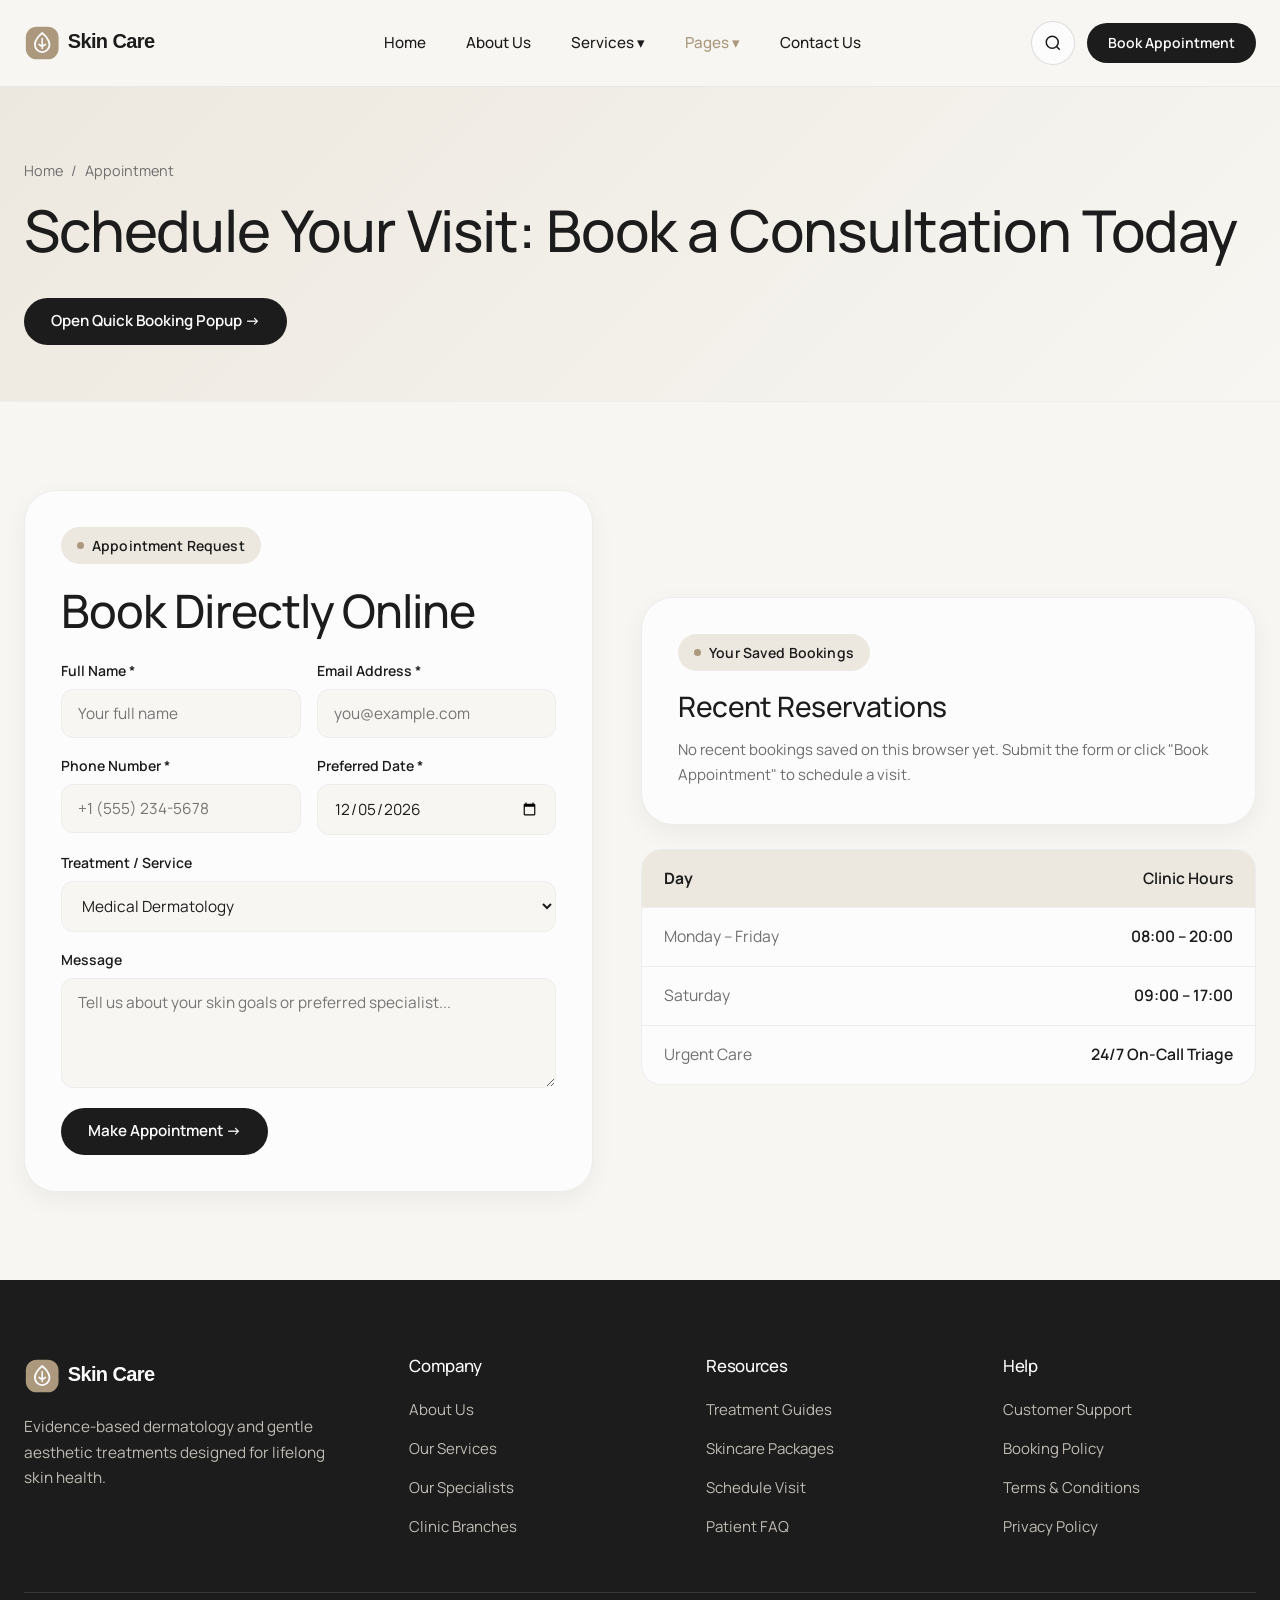
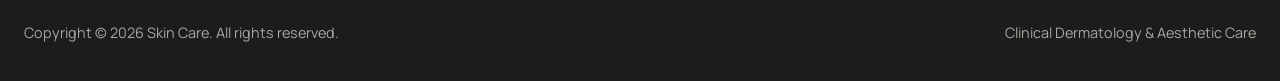
<file: appointment.html>
<!DOCTYPE html>
<html lang="en">
<head>
  <meta charset="UTF-8" />
  <meta name="viewport" content="width=device-width, initial-scale=1.0" />
  <title>Appointment — Skin Care</title>
  <meta name="description" content="Schedule your dermatology consultation online or open the instant Book Appointment popup form." />
  <link rel="icon" type="image/svg+xml" href="assets/images/favicon.svg" />
  <link rel="preconnect" href="https://fonts.googleapis.com" />
  <link rel="preconnect" href="https://fonts.gstatic.com" crossorigin />
  <link href="https://fonts.googleapis.com/css2?family=Manrope:wght@400;500;600;700&display=swap" rel="stylesheet" />
  <link rel="stylesheet" href="assets/css/style.css" />
</head>
<body>
  <header class="sc-header">
    <div class="sc-container sc-header-inner">
      <a href="index.html" class="sc-logo"><img src="assets/images/logo.svg" alt="Skin Care Logo" /></a>
      <nav class="sc-nav">
        <div class="sc-nav-item"><a href="index.html" class="sc-nav-link">Home</a></div>
        <div class="sc-nav-item"><a href="about-us.html" class="sc-nav-link">About Us</a></div>
        <div class="sc-nav-item">
          <a href="services.html" class="sc-nav-link">Services &#9662;</a>
          <div class="sc-dropdown"><a href="services.html">All Services</a><a href="service-details.html">Service Details</a></div>
        </div>
        <div class="sc-nav-item">
          <a href="#" class="sc-nav-link is-active">Pages &#9662;</a>
          <div class="sc-dropdown"><a href="doctors.html">Doctors</a><a href="pricing.html">Pricing</a><a href="appointment.html" class="is-active">Appointment</a><a href="help-center.html">Help Center</a><a href="404.html">404 Page</a></div>
        </div>
        <div class="sc-nav-item"><a href="contact-us.html" class="sc-nav-link">Contact Us</a></div>
      </nav>
      <div class="sc-header-actions">
        <button type="button" class="sc-icon-btn" data-open-search aria-label="Search clinic"><svg width="18" height="18" viewBox="0 0 24 24" fill="none" stroke="currentColor" stroke-width="2"><circle cx="11" cy="11" r="8"></circle><path d="m21 21-4.3-4.3"></path></svg></button>
        <button type="button" class="sc-btn sc-btn-dark sc-btn-sm" data-open-appointment>Book Appointment</button>
        <button type="button" class="sc-icon-btn sc-mobile-toggle" id="scMobileOpenBtn" aria-label="Open menu"><svg width="20" height="20" viewBox="0 0 24 24" fill="none" stroke="currentColor" stroke-width="2"><line x1="3" y1="6" x2="21" y2="6"></line><line x1="3" y1="12" x2="21" y2="12"></line><line x1="3" y1="18" x2="21" y2="18"></line></svg></button>
      </div>
    </div>
  </header>

  <div class="sc-mobile-drawer" id="scMobileDrawer">
    <div class="sc-mobile-panel">
      <div style="display:flex;justify-content:space-between;align-items:center;"><img src="assets/images/logo.svg" alt="Skin Care" style="height:34px;" /><button type="button" class="sc-modal-close" id="scMobileCloseBtn">&times;</button></div>
      <div class="sc-mobile-links">
        <a href="index.html">Home</a><a href="about-us.html">About Us</a>
        <div class="sc-mobile-group-label">Services</div><a href="services.html">All Services</a><a href="service-details.html">Service Details</a>
        <div class="sc-mobile-group-label">Pages</div><a href="doctors.html">Doctors</a><a href="pricing.html">Pricing</a><a href="appointment.html" class="is-active">Appointment</a><a href="help-center.html">Help Center</a><a href="contact-us.html">Contact Us</a>
      </div>
      <button type="button" class="sc-btn sc-btn-dark" data-open-appointment style="margin-top:auto;">Book Appointment</button>
    </div>
  </div>

  <section class="sc-page-banner">
    <div class="sc-container sc-page-banner-inner">
      <div>
        <div class="sc-breadcrumb"><a href="index.html">Home</a> <span>/</span> <span>Appointment</span></div>
        <h1>Schedule Your Visit: Book a Consultation Today</h1>
      </div>
      <button type="button" class="sc-btn sc-btn-dark" data-open-appointment>Open Quick Booking Popup &rarr;</button>
    </div>
  </section>

  <section class="sc-section">
    <div class="sc-container">
      <div class="sc-hours-grid">
        <div class="sc-form-card">
          <span class="sc-eyebrow">Appointment Request</span>
          <h2 style="margin-bottom:20px;">Book Directly Online</h2>
          <form id="scInlineApptForm" novalidate>
            <div class="sc-form-grid">
              <div class="sc-field"><label for="apName">Full Name *</label><input class="sc-input" id="apName" name="name" type="text" placeholder="Your full name" required /></div>
              <div class="sc-field"><label for="apEmail">Email Address *</label><input class="sc-input" id="apEmail" name="email" type="email" placeholder="you@example.com" required /></div>
              <div class="sc-field"><label for="apPhone">Phone Number *</label><input class="sc-input" id="apPhone" name="phone" type="tel" placeholder="+1 (555) 234-5678" required /></div>
              <div class="sc-field"><label for="apDate">Preferred Date *</label><input class="sc-input" id="apDate" name="date" type="date" required /></div>
              <div class="sc-field sc-field--full">
                <label for="apService">Treatment / Service</label>
                <select class="sc-select" id="apService" name="service">
                  <option value="Medical Dermatology">Medical Dermatology</option>
                  <option value="Aesthetic Treatments">Aesthetic Treatments</option>
                  <option value="Clinical Skincare Program">Clinical Skincare Program</option>
                  <option value="Anti-Aging Treatment">Anti-Aging Treatment</option>
                  <option value="Laser & Light Therapy">Laser &amp; Light Therapy</option>
                  <option value="Skin Rejuvenation Care">Skin Rejuvenation Care</option>
                </select>
              </div>
              <div class="sc-field sc-field--full"><label for="apMsg">Message</label><textarea class="sc-textarea" id="apMsg" name="message" placeholder="Tell us about your skin goals or preferred specialist..."></textarea></div>
            </div>
            <button type="submit" class="sc-btn sc-btn-dark" style="margin-top:20px;">Make Appointment &rarr;</button>
          </form>
        </div>

        <div style="display:grid;gap:24px;">
          <div class="sc-form-card">
            <span class="sc-eyebrow">Your Saved Bookings</span>
            <h3 style="margin-bottom:14px;">Recent Reservations</h3>
            <div id="scSavedBookingsList"></div>
          </div>

          <div class="sc-hours-table" style="margin:0;">
            <div class="sc-hours-row is-head"><span>Day</span><span>Clinic Hours</span></div>
            <div class="sc-hours-row"><span>Monday – Friday</span><span>08:00 – 20:00</span></div>
            <div class="sc-hours-row"><span>Saturday</span><span>09:00 – 17:00</span></div>
            <div class="sc-hours-row"><span>Urgent Care</span><span>24/7 On-Call Triage</span></div>
          </div>
        </div>
      </div>
    </div>
  </section>

  <footer class="sc-footer">
    <div class="sc-container">
      <div class="sc-footer-top">
        <div class="sc-footer-brand"><a href="index.html" class="sc-logo"><img src="assets/images/logo-light.svg" alt="Skin Care Logo" /></a><p>Evidence-based dermatology and gentle aesthetic treatments designed for lifelong skin health.</p></div>
        <div class="sc-footer-col"><h4>Company</h4><ul><li><a href="about-us.html">About Us</a></li><li><a href="services.html">Our Services</a></li><li><a href="doctors.html">Our Specialists</a></li><li><a href="contact-us.html">Clinic Branches</a></li></ul></div>
        <div class="sc-footer-col"><h4>Resources</h4><ul><li><a href="service-details.html">Treatment Guides</a></li><li><a href="pricing.html">Skincare Packages</a></li><li><a href="appointment.html">Schedule Visit</a></li><li><a href="help-center.html">Patient FAQ</a></li></ul></div>
        <div class="sc-footer-col"><h4>Help</h4><ul><li><a href="help-center.html">Customer Support</a></li><li><a href="appointment.html">Booking Policy</a></li><li><a href="contact-us.html">Terms &amp; Conditions</a></li><li><a href="contact-us.html">Privacy Policy</a></li></ul></div>
      </div>
      <div class="sc-footer-bottom"><span>Copyright &copy; 2026 Skin Care. All rights reserved.</span><span>Clinical Dermatology &amp; Aesthetic Care</span></div>
    </div>
  </footer>
  <script src="assets/js/data.js"></script>
  <script src="assets/js/app.js"></script>
</body>
</html>
</file>
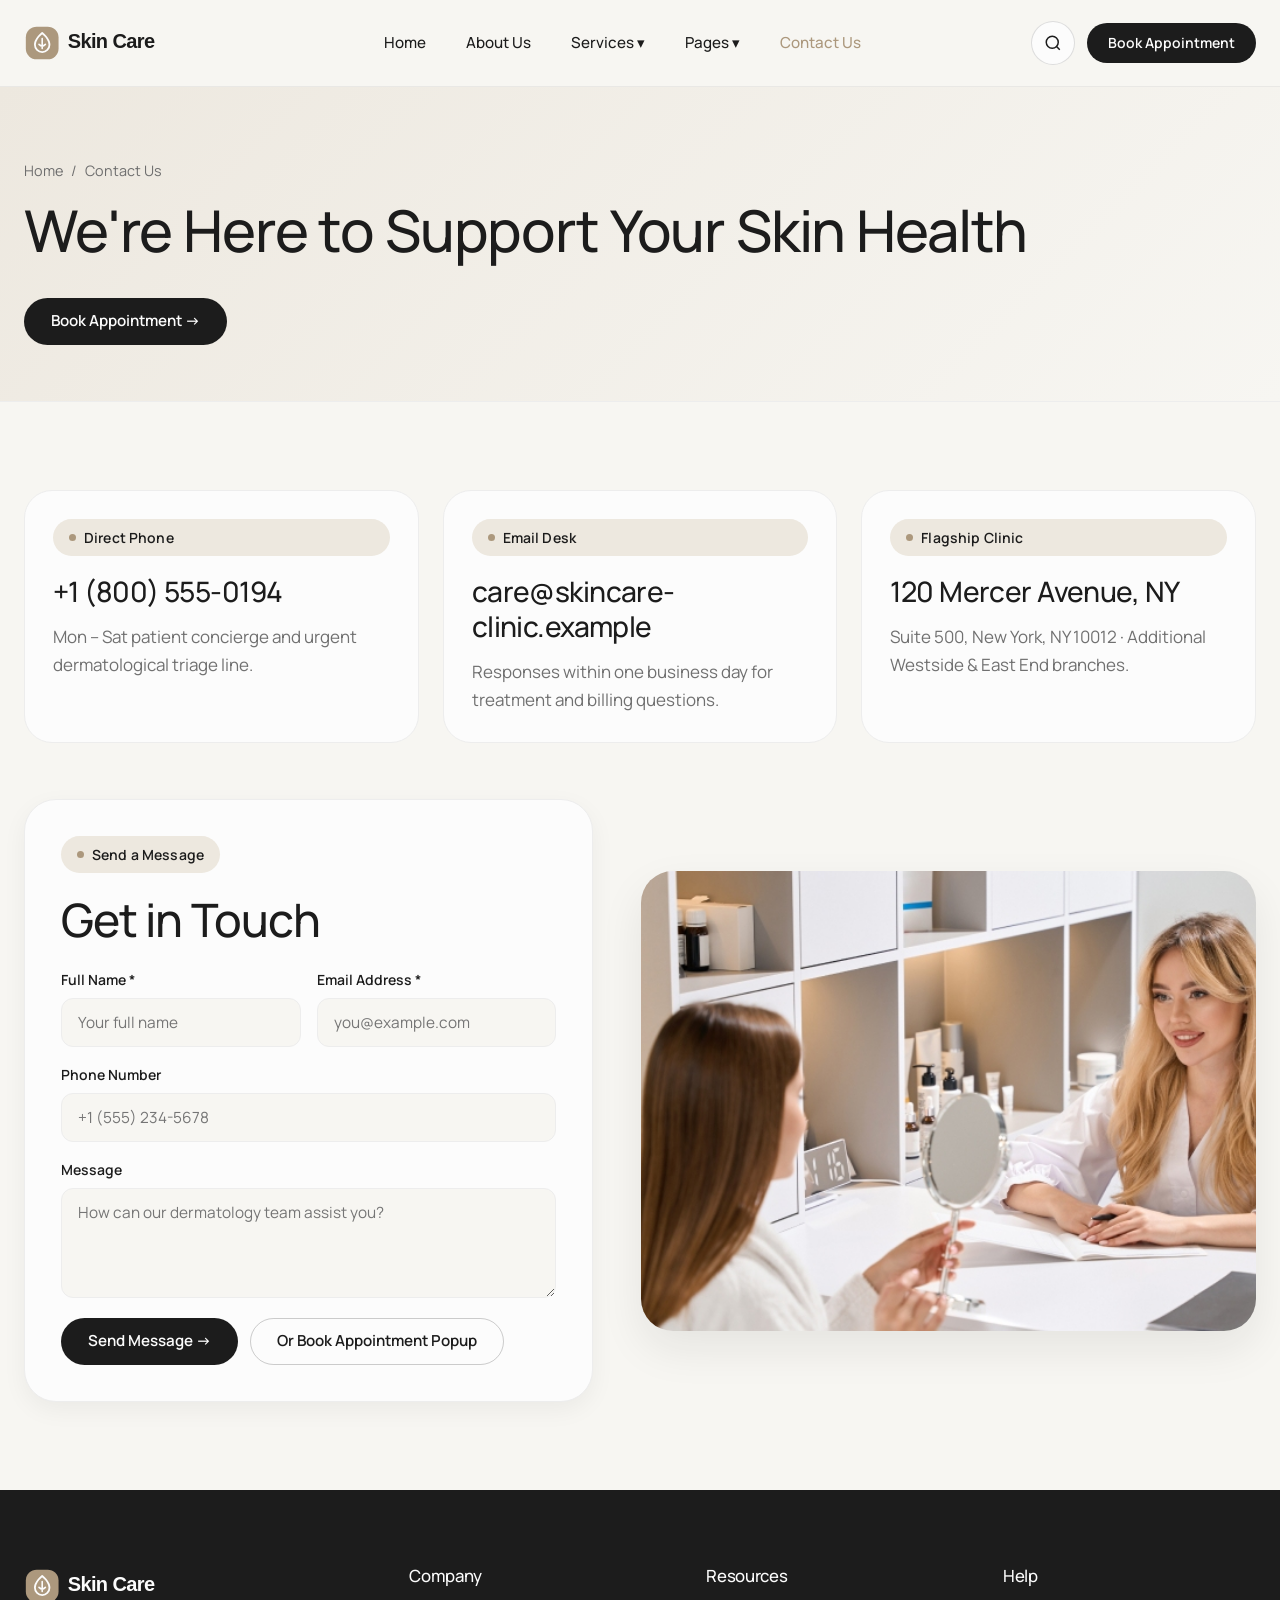
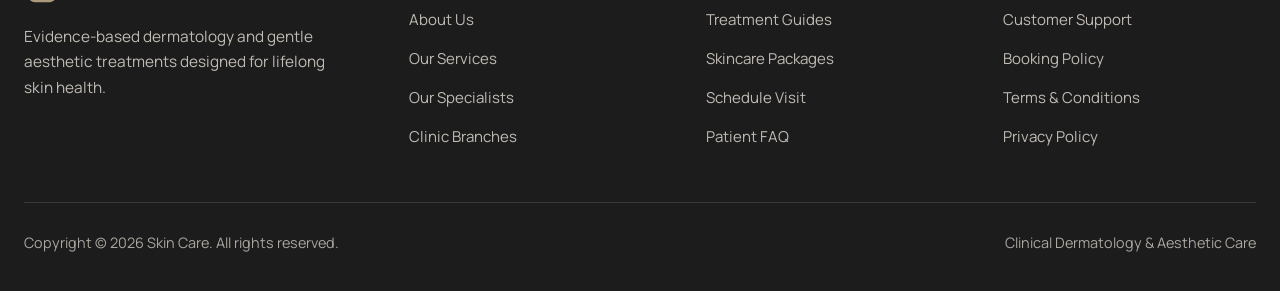
<file: contact-us.html>
<!DOCTYPE html>
<html lang="en">
<head>
  <meta charset="UTF-8" />
  <meta name="viewport" content="width=device-width, initial-scale=1.0" />
  <title>Contact Us — Skin Care</title>
  <meta name="description" content="Get in touch with Skin Care clinics in Downtown, Westside, and East End or schedule a consultation." />
  <link rel="icon" type="image/svg+xml" href="assets/images/favicon.svg" />
  <link rel="preconnect" href="https://fonts.googleapis.com" />
  <link rel="preconnect" href="https://fonts.gstatic.com" crossorigin />
  <link href="https://fonts.googleapis.com/css2?family=Manrope:wght@400;500;600;700&display=swap" rel="stylesheet" />
  <link rel="stylesheet" href="assets/css/style.css" />
</head>
<body>
  <header class="sc-header">
    <div class="sc-container sc-header-inner">
      <a href="index.html" class="sc-logo"><img src="assets/images/logo.svg" alt="Skin Care Logo" /></a>
      <nav class="sc-nav">
        <div class="sc-nav-item"><a href="index.html" class="sc-nav-link">Home</a></div>
        <div class="sc-nav-item"><a href="about-us.html" class="sc-nav-link">About Us</a></div>
        <div class="sc-nav-item">
          <a href="services.html" class="sc-nav-link">Services &#9662;</a>
          <div class="sc-dropdown"><a href="services.html">All Services</a><a href="service-details.html">Service Details</a></div>
        </div>
        <div class="sc-nav-item">
          <a href="#" class="sc-nav-link">Pages &#9662;</a>
          <div class="sc-dropdown"><a href="doctors.html">Doctors</a><a href="pricing.html">Pricing</a><a href="appointment.html">Appointment</a><a href="help-center.html">Help Center</a><a href="404.html">404 Page</a></div>
        </div>
        <div class="sc-nav-item"><a href="contact-us.html" class="sc-nav-link is-active">Contact Us</a></div>
      </nav>
      <div class="sc-header-actions">
        <button type="button" class="sc-icon-btn" data-open-search aria-label="Search clinic"><svg width="18" height="18" viewBox="0 0 24 24" fill="none" stroke="currentColor" stroke-width="2"><circle cx="11" cy="11" r="8"></circle><path d="m21 21-4.3-4.3"></path></svg></button>
        <button type="button" class="sc-btn sc-btn-dark sc-btn-sm" data-open-appointment>Book Appointment</button>
        <button type="button" class="sc-icon-btn sc-mobile-toggle" id="scMobileOpenBtn" aria-label="Open menu"><svg width="20" height="20" viewBox="0 0 24 24" fill="none" stroke="currentColor" stroke-width="2"><line x1="3" y1="6" x2="21" y2="6"></line><line x1="3" y1="12" x2="21" y2="12"></line><line x1="3" y1="18" x2="21" y2="18"></line></svg></button>
      </div>
    </div>
  </header>

  <div class="sc-mobile-drawer" id="scMobileDrawer">
    <div class="sc-mobile-panel">
      <div style="display:flex;justify-content:space-between;align-items:center;"><img src="assets/images/logo.svg" alt="Skin Care" style="height:34px;" /><button type="button" class="sc-modal-close" id="scMobileCloseBtn">&times;</button></div>
      <div class="sc-mobile-links">
        <a href="index.html">Home</a><a href="about-us.html">About Us</a>
        <div class="sc-mobile-group-label">Services</div><a href="services.html">All Services</a><a href="service-details.html">Service Details</a>
        <div class="sc-mobile-group-label">Pages</div><a href="doctors.html">Doctors</a><a href="pricing.html">Pricing</a><a href="appointment.html">Appointment</a><a href="help-center.html">Help Center</a><a href="contact-us.html" class="is-active">Contact Us</a>
      </div>
      <button type="button" class="sc-btn sc-btn-dark" data-open-appointment style="margin-top:auto;">Book Appointment</button>
    </div>
  </div>

  <section class="sc-page-banner">
    <div class="sc-container sc-page-banner-inner">
      <div>
        <div class="sc-breadcrumb"><a href="index.html">Home</a> <span>/</span> <span>Contact Us</span></div>
        <h1>We're Here to Support Your Skin Health</h1>
      </div>
      <button type="button" class="sc-btn sc-btn-dark" data-open-appointment>Book Appointment &rarr;</button>
    </div>
  </section>

  <section class="sc-section">
    <div class="sc-container">
      <div class="sc-values-grid" style="margin-bottom:56px;">
        <div class="sc-value-card">
          <span class="sc-eyebrow" style="margin-bottom:4px;">Direct Phone</span>
          <h3>+1 (800) 555-0194</h3>
          <p>Mon – Sat patient concierge and urgent dermatological triage line.</p>
        </div>
        <div class="sc-value-card">
          <span class="sc-eyebrow" style="margin-bottom:4px;">Email Desk</span>
          <h3>care@skincare-clinic.example</h3>
          <p>Responses within one business day for treatment and billing questions.</p>
        </div>
        <div class="sc-value-card">
          <span class="sc-eyebrow" style="margin-bottom:4px;">Flagship Clinic</span>
          <h3>120 Mercer Avenue, NY</h3>
          <p>Suite 500, New York, NY 10012 · Additional Westside &amp; East End branches.</p>
        </div>
      </div>

      <div class="sc-hours-grid">
        <div class="sc-form-card">
          <span class="sc-eyebrow">Send a Message</span>
          <h2 style="margin-bottom:20px;">Get in Touch</h2>
          <form id="scContactForm" novalidate>
            <div class="sc-form-grid">
              <div class="sc-field"><label for="ctName">Full Name *</label><input class="sc-input" id="ctName" name="name" type="text" placeholder="Your full name" required /></div>
              <div class="sc-field"><label for="ctEmail">Email Address *</label><input class="sc-input" id="ctEmail" name="email" type="email" placeholder="you@example.com" required /></div>
              <div class="sc-field sc-field--full"><label for="ctPhone">Phone Number</label><input class="sc-input" id="ctPhone" name="phone" type="tel" placeholder="+1 (555) 234-5678" /></div>
              <div class="sc-field sc-field--full"><label for="ctMsg">Message</label><textarea class="sc-textarea" id="ctMsg" name="message" placeholder="How can our dermatology team assist you?"></textarea></div>
            </div>
            <div style="display:flex;gap:12px;margin-top:20px;flex-wrap:wrap;">
              <button type="submit" class="sc-btn sc-btn-dark">Send Message &rarr;</button>
              <button type="button" class="sc-btn sc-btn-outline" data-open-appointment>Or Book Appointment Popup</button>
            </div>
          </form>
        </div>

        <div class="sc-hours-media" style="height:460px;">
          <img src="assets/images/about-consultation.jpg" alt="Skin Care patient reception" />
        </div>
      </div>
    </div>
  </section>

  <footer class="sc-footer">
    <div class="sc-container">
      <div class="sc-footer-top">
        <div class="sc-footer-brand"><a href="index.html" class="sc-logo"><img src="assets/images/logo-light.svg" alt="Skin Care Logo" /></a><p>Evidence-based dermatology and gentle aesthetic treatments designed for lifelong skin health.</p></div>
        <div class="sc-footer-col"><h4>Company</h4><ul><li><a href="about-us.html">About Us</a></li><li><a href="services.html">Our Services</a></li><li><a href="doctors.html">Our Specialists</a></li><li><a href="contact-us.html">Clinic Branches</a></li></ul></div>
        <div class="sc-footer-col"><h4>Resources</h4><ul><li><a href="service-details.html">Treatment Guides</a></li><li><a href="pricing.html">Skincare Packages</a></li><li><a href="appointment.html">Schedule Visit</a></li><li><a href="help-center.html">Patient FAQ</a></li></ul></div>
        <div class="sc-footer-col"><h4>Help</h4><ul><li><a href="help-center.html">Customer Support</a></li><li><a href="appointment.html">Booking Policy</a></li><li><a href="contact-us.html">Terms &amp; Conditions</a></li><li><a href="contact-us.html">Privacy Policy</a></li></ul></div>
      </div>
      <div class="sc-footer-bottom"><span>Copyright &copy; 2026 Skin Care. All rights reserved.</span><span>Clinical Dermatology &amp; Aesthetic Care</span></div>
    </div>
  </footer>
  <script src="assets/js/data.js"></script>
  <script src="assets/js/app.js"></script>
</body>
</html>
</file>
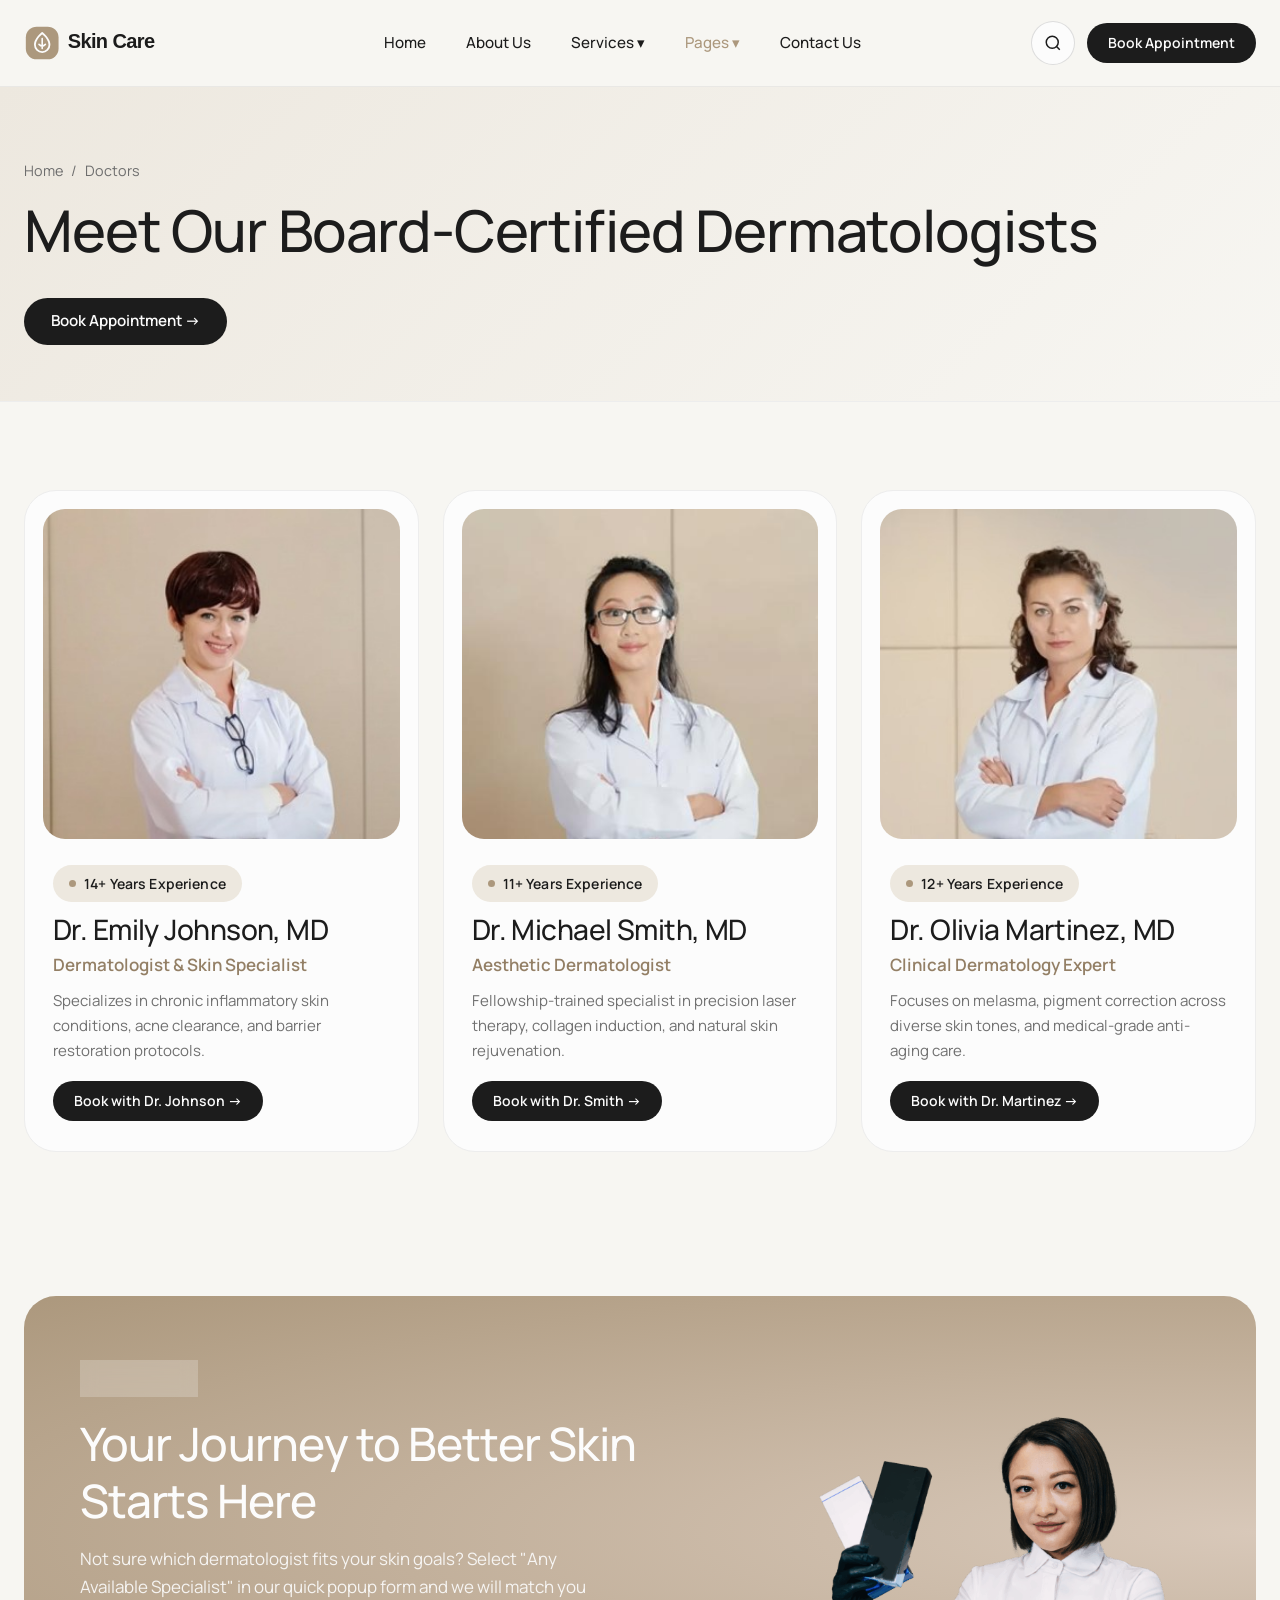
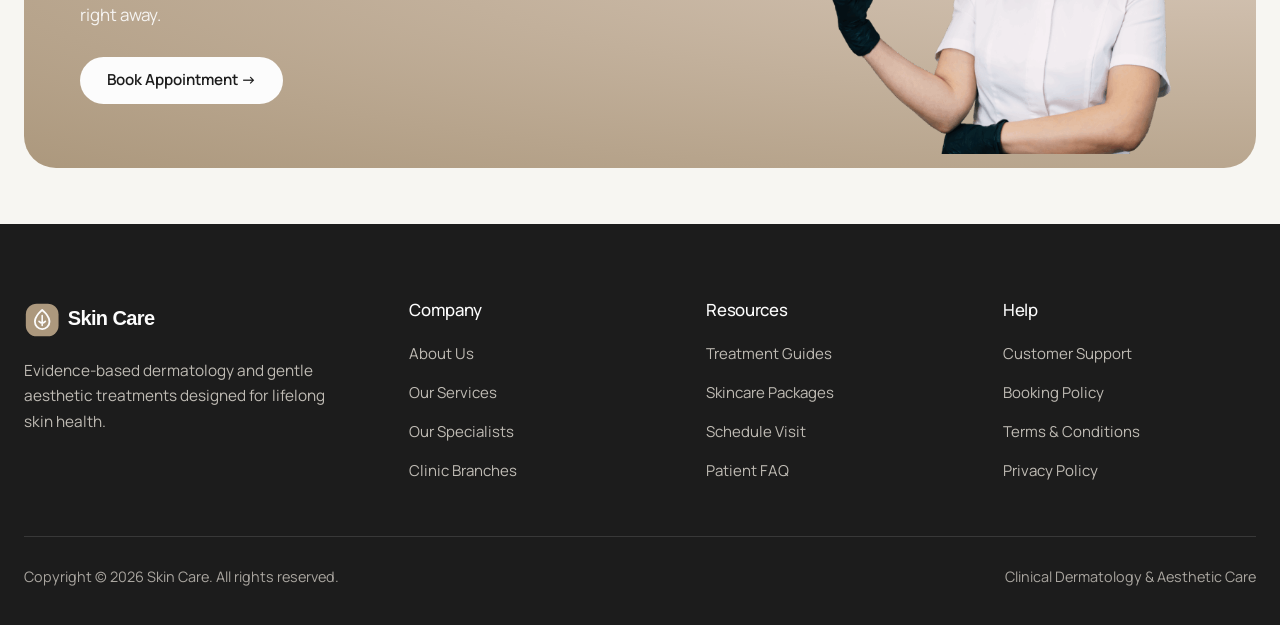
<file: doctors.html>
<!DOCTYPE html>
<html lang="en">
<head>
  <meta charset="UTF-8" />
  <meta name="viewport" content="width=device-width, initial-scale=1.0" />
  <title>Doctors — Skin Care</title>
  <meta name="description" content="Meet our board-certified dermatologists and aesthetic skin care specialists." />
  <link rel="icon" type="image/svg+xml" href="assets/images/favicon.svg" />
  <link rel="preconnect" href="https://fonts.googleapis.com" />
  <link rel="preconnect" href="https://fonts.gstatic.com" crossorigin />
  <link href="https://fonts.googleapis.com/css2?family=Manrope:wght@400;500;600;700&display=swap" rel="stylesheet" />
  <link rel="stylesheet" href="assets/css/style.css" />
</head>
<body>
  <header class="sc-header">
    <div class="sc-container sc-header-inner">
      <a href="index.html" class="sc-logo"><img src="assets/images/logo.svg" alt="Skin Care Logo" /></a>
      <nav class="sc-nav">
        <div class="sc-nav-item"><a href="index.html" class="sc-nav-link">Home</a></div>
        <div class="sc-nav-item"><a href="about-us.html" class="sc-nav-link">About Us</a></div>
        <div class="sc-nav-item">
          <a href="services.html" class="sc-nav-link">Services &#9662;</a>
          <div class="sc-dropdown"><a href="services.html">All Services</a><a href="service-details.html">Service Details</a></div>
        </div>
        <div class="sc-nav-item">
          <a href="#" class="sc-nav-link is-active">Pages &#9662;</a>
          <div class="sc-dropdown"><a href="doctors.html" class="is-active">Doctors</a><a href="pricing.html">Pricing</a><a href="appointment.html">Appointment</a><a href="help-center.html">Help Center</a><a href="404.html">404 Page</a></div>
        </div>
        <div class="sc-nav-item"><a href="contact-us.html" class="sc-nav-link">Contact Us</a></div>
      </nav>
      <div class="sc-header-actions">
        <button type="button" class="sc-icon-btn" data-open-search aria-label="Search clinic"><svg width="18" height="18" viewBox="0 0 24 24" fill="none" stroke="currentColor" stroke-width="2"><circle cx="11" cy="11" r="8"></circle><path d="m21 21-4.3-4.3"></path></svg></button>
        <button type="button" class="sc-btn sc-btn-dark sc-btn-sm" data-open-appointment>Book Appointment</button>
        <button type="button" class="sc-icon-btn sc-mobile-toggle" id="scMobileOpenBtn" aria-label="Open menu"><svg width="20" height="20" viewBox="0 0 24 24" fill="none" stroke="currentColor" stroke-width="2"><line x1="3" y1="6" x2="21" y2="6"></line><line x1="3" y1="12" x2="21" y2="12"></line><line x1="3" y1="18" x2="21" y2="18"></line></svg></button>
      </div>
    </div>
  </header>

  <div class="sc-mobile-drawer" id="scMobileDrawer">
    <div class="sc-mobile-panel">
      <div style="display:flex;justify-content:space-between;align-items:center;"><img src="assets/images/logo.svg" alt="Skin Care" style="height:34px;" /><button type="button" class="sc-modal-close" id="scMobileCloseBtn">&times;</button></div>
      <div class="sc-mobile-links">
        <a href="index.html">Home</a><a href="about-us.html">About Us</a>
        <div class="sc-mobile-group-label">Services</div><a href="services.html">All Services</a><a href="service-details.html">Service Details</a>
        <div class="sc-mobile-group-label">Pages</div><a href="doctors.html" class="is-active">Doctors</a><a href="pricing.html">Pricing</a><a href="appointment.html">Appointment</a><a href="help-center.html">Help Center</a><a href="contact-us.html">Contact Us</a>
      </div>
      <button type="button" class="sc-btn sc-btn-dark" data-open-appointment style="margin-top:auto;">Book Appointment</button>
    </div>
  </div>

  <section class="sc-page-banner">
    <div class="sc-container sc-page-banner-inner">
      <div>
        <div class="sc-breadcrumb"><a href="index.html">Home</a> <span>/</span> <span>Doctors</span></div>
        <h1>Meet Our Board-Certified Dermatologists</h1>
      </div>
      <button type="button" class="sc-btn sc-btn-dark" data-open-appointment>Book Appointment &rarr;</button>
    </div>
  </section>

  <section class="sc-section">
    <div class="sc-container">
      <div class="sc-doctors-grid">
        <article class="sc-doctor-card">
          <div class="sc-doctor-img"><img src="assets/images/doctor-emily.jpg" alt="Dr. Emily Johnson, MD" /></div>
          <div style="padding:8px 10px 12px;">
            <span class="sc-eyebrow" style="margin-bottom:10px;">14+ Years Experience</span>
            <h3>Dr. Emily Johnson, MD</h3>
            <p style="font-weight:600;color:var(--sc-primary-dark);margin:4px 0 10px;">Dermatologist &amp; Skin Specialist</p>
            <p style="font-size:0.94rem;margin-bottom:18px;">Specializes in chronic inflammatory skin conditions, acne clearance, and barrier restoration protocols.</p>
            <button type="button" class="sc-btn sc-btn-dark sc-btn-sm" data-open-appointment data-doctor="Dr. Emily Johnson, MD">Book with Dr. Johnson &rarr;</button>
          </div>
        </article>

        <article class="sc-doctor-card">
          <div class="sc-doctor-img"><img src="assets/images/doctor-michael.jpg" alt="Dr. Michael Smith, MD" /></div>
          <div style="padding:8px 10px 12px;">
            <span class="sc-eyebrow" style="margin-bottom:10px;">11+ Years Experience</span>
            <h3>Dr. Michael Smith, MD</h3>
            <p style="font-weight:600;color:var(--sc-primary-dark);margin:4px 0 10px;">Aesthetic Dermatologist</p>
            <p style="font-size:0.94rem;margin-bottom:18px;">Fellowship-trained specialist in precision laser therapy, collagen induction, and natural skin rejuvenation.</p>
            <button type="button" class="sc-btn sc-btn-dark sc-btn-sm" data-open-appointment data-doctor="Dr. Michael Smith, MD">Book with Dr. Smith &rarr;</button>
          </div>
        </article>

        <article class="sc-doctor-card">
          <div class="sc-doctor-img"><img src="assets/images/doctor-olivia.jpg" alt="Dr. Olivia Martinez, MD" /></div>
          <div style="padding:8px 10px 12px;">
            <span class="sc-eyebrow" style="margin-bottom:10px;">12+ Years Experience</span>
            <h3>Dr. Olivia Martinez, MD</h3>
            <p style="font-weight:600;color:var(--sc-primary-dark);margin:4px 0 10px;">Clinical Dermatology Expert</p>
            <p style="font-size:0.94rem;margin-bottom:18px;">Focuses on melasma, pigment correction across diverse skin tones, and medical-grade anti-aging care.</p>
            <button type="button" class="sc-btn sc-btn-dark sc-btn-sm" data-open-appointment data-doctor="Dr. Olivia Martinez, MD">Book with Dr. Martinez &rarr;</button>
          </div>
        </article>
      </div>
    </div>
  </section>

  <section class="sc-section-sm">
    <div class="sc-container">
      <div class="sc-cta-banner">
        <div>
          <span class="sc-eyebrow sc-eyebrow-light">Our Vision</span>
          <h2>Your Journey to Better Skin Starts Here</h2>
          <p>Not sure which dermatologist fits your skin goals? Select "Any Available Specialist" in our quick popup form and we will match you right away.</p>
          <button type="button" class="sc-btn sc-btn-light" data-open-appointment>Book Appointment &rarr;</button>
        </div>
        <div class="sc-cta-media"><img src="assets/images/cta-specialist.png" alt="Skin Care specialist" /></div>
      </div>
    </div>
  </section>

  <footer class="sc-footer">
    <div class="sc-container">
      <div class="sc-footer-top">
        <div class="sc-footer-brand"><a href="index.html" class="sc-logo"><img src="assets/images/logo-light.svg" alt="Skin Care Logo" /></a><p>Evidence-based dermatology and gentle aesthetic treatments designed for lifelong skin health.</p></div>
        <div class="sc-footer-col"><h4>Company</h4><ul><li><a href="about-us.html">About Us</a></li><li><a href="services.html">Our Services</a></li><li><a href="doctors.html">Our Specialists</a></li><li><a href="contact-us.html">Clinic Branches</a></li></ul></div>
        <div class="sc-footer-col"><h4>Resources</h4><ul><li><a href="service-details.html">Treatment Guides</a></li><li><a href="pricing.html">Skincare Packages</a></li><li><a href="appointment.html">Schedule Visit</a></li><li><a href="help-center.html">Patient FAQ</a></li></ul></div>
        <div class="sc-footer-col"><h4>Help</h4><ul><li><a href="help-center.html">Customer Support</a></li><li><a href="appointment.html">Booking Policy</a></li><li><a href="contact-us.html">Terms &amp; Conditions</a></li><li><a href="contact-us.html">Privacy Policy</a></li></ul></div>
      </div>
      <div class="sc-footer-bottom"><span>Copyright &copy; 2026 Skin Care. All rights reserved.</span><span>Clinical Dermatology &amp; Aesthetic Care</span></div>
    </div>
  </footer>
  <script src="assets/js/data.js"></script>
  <script src="assets/js/app.js"></script>
</body>
</html>
</file>
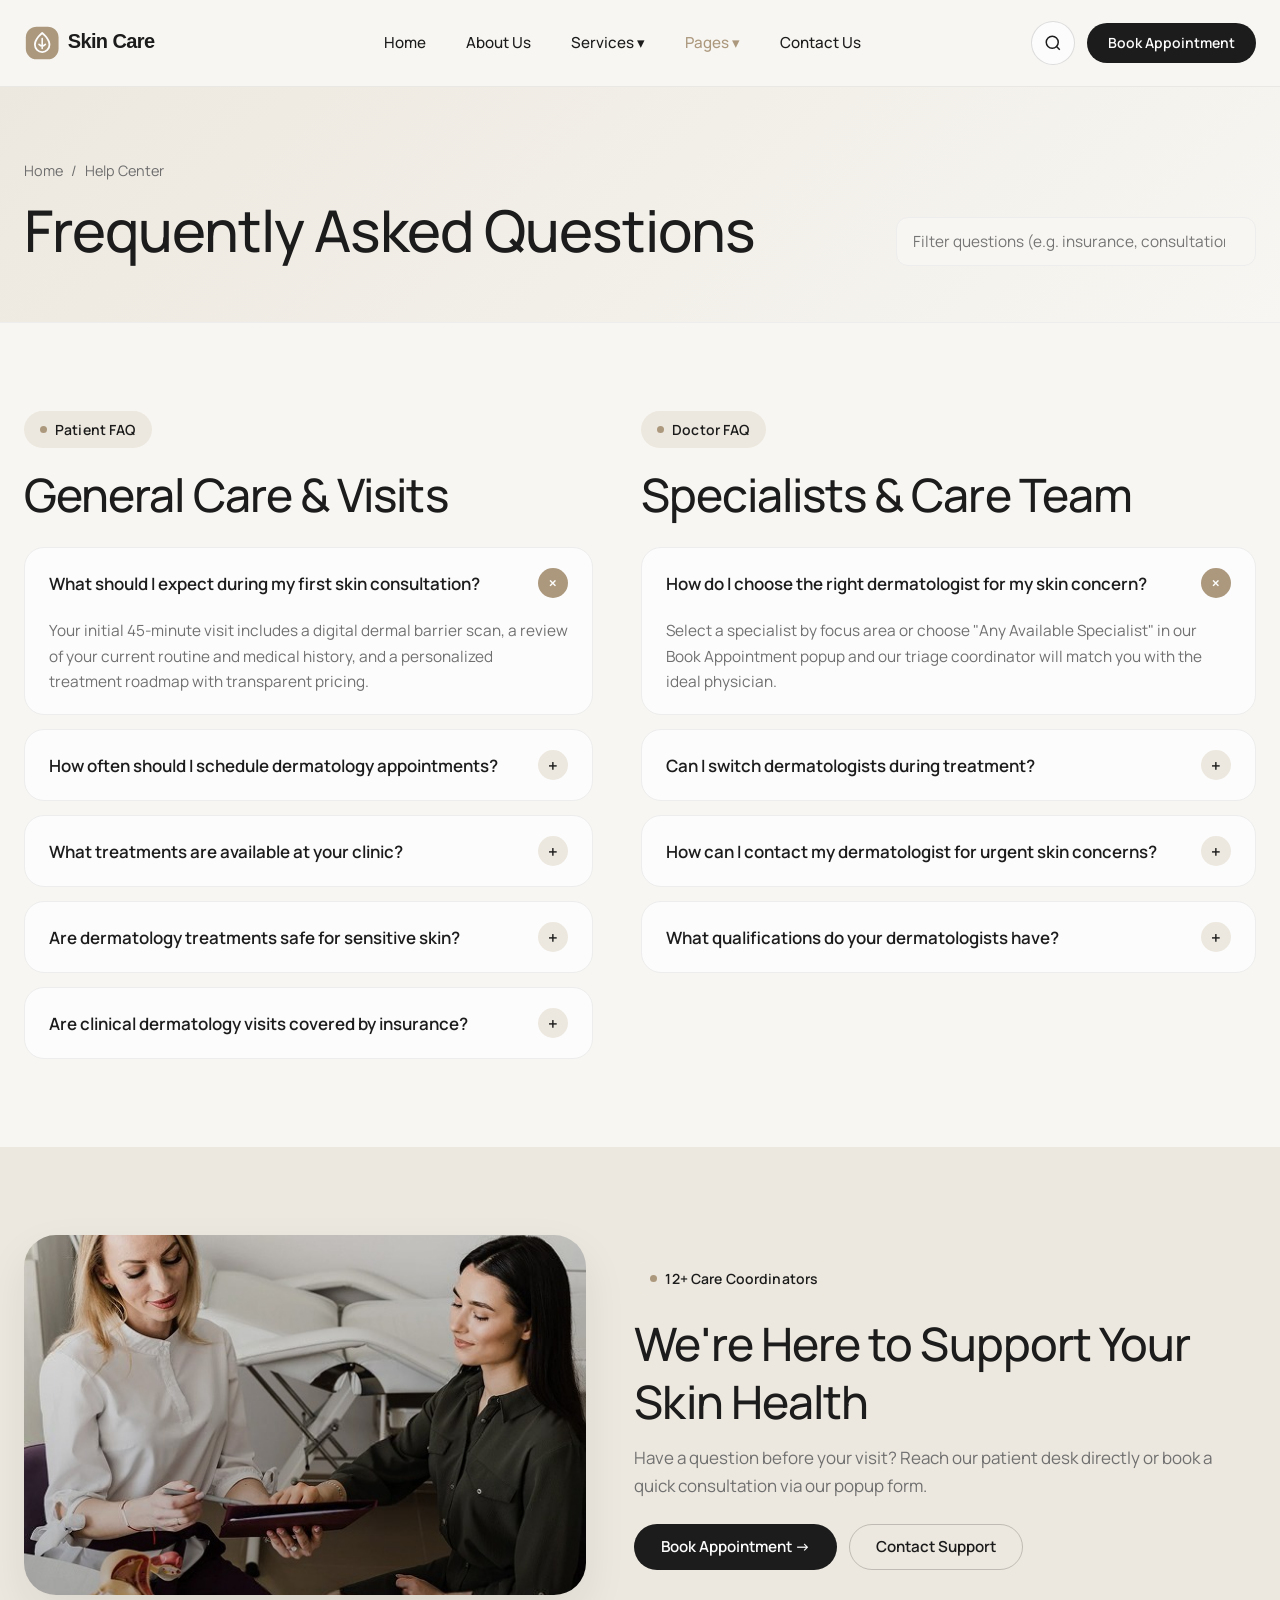
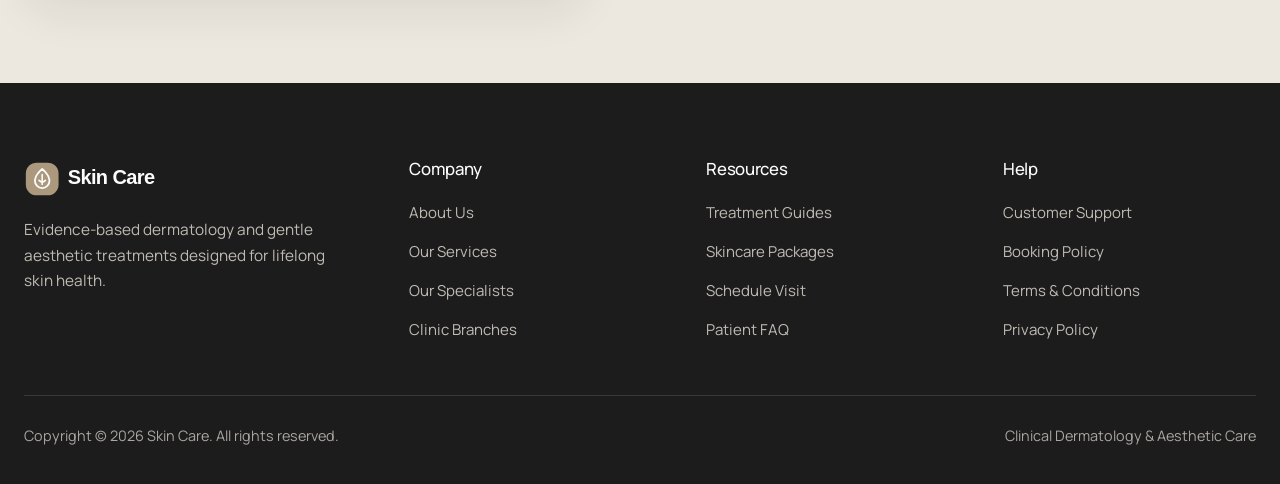
<file: help-center.html>
<!DOCTYPE html>
<html lang="en">
<head>
  <meta charset="UTF-8" />
  <meta name="viewport" content="width=device-width, initial-scale=1.0" />
  <title>Help Center — Skin Care</title>
  <meta name="description" content="Answers to frequently asked patient and specialist questions at Skin Care." />
  <link rel="icon" type="image/svg+xml" href="assets/images/favicon.svg" />
  <link rel="preconnect" href="https://fonts.googleapis.com" />
  <link rel="preconnect" href="https://fonts.gstatic.com" crossorigin />
  <link href="https://fonts.googleapis.com/css2?family=Manrope:wght@400;500;600;700&display=swap" rel="stylesheet" />
  <link rel="stylesheet" href="assets/css/style.css" />
</head>
<body>
  <header class="sc-header">
    <div class="sc-container sc-header-inner">
      <a href="index.html" class="sc-logo"><img src="assets/images/logo.svg" alt="Skin Care Logo" /></a>
      <nav class="sc-nav">
        <div class="sc-nav-item"><a href="index.html" class="sc-nav-link">Home</a></div>
        <div class="sc-nav-item"><a href="about-us.html" class="sc-nav-link">About Us</a></div>
        <div class="sc-nav-item">
          <a href="services.html" class="sc-nav-link">Services &#9662;</a>
          <div class="sc-dropdown"><a href="services.html">All Services</a><a href="service-details.html">Service Details</a></div>
        </div>
        <div class="sc-nav-item">
          <a href="#" class="sc-nav-link is-active">Pages &#9662;</a>
          <div class="sc-dropdown"><a href="doctors.html">Doctors</a><a href="pricing.html">Pricing</a><a href="appointment.html">Appointment</a><a href="help-center.html" class="is-active">Help Center</a><a href="404.html">404 Page</a></div>
        </div>
        <div class="sc-nav-item"><a href="contact-us.html" class="sc-nav-link">Contact Us</a></div>
      </nav>
      <div class="sc-header-actions">
        <button type="button" class="sc-icon-btn" data-open-search aria-label="Search clinic"><svg width="18" height="18" viewBox="0 0 24 24" fill="none" stroke="currentColor" stroke-width="2"><circle cx="11" cy="11" r="8"></circle><path d="m21 21-4.3-4.3"></path></svg></button>
        <button type="button" class="sc-btn sc-btn-dark sc-btn-sm" data-open-appointment>Book Appointment</button>
        <button type="button" class="sc-icon-btn sc-mobile-toggle" id="scMobileOpenBtn" aria-label="Open menu"><svg width="20" height="20" viewBox="0 0 24 24" fill="none" stroke="currentColor" stroke-width="2"><line x1="3" y1="6" x2="21" y2="6"></line><line x1="3" y1="12" x2="21" y2="12"></line><line x1="3" y1="18" x2="21" y2="18"></line></svg></button>
      </div>
    </div>
  </header>

  <div class="sc-mobile-drawer" id="scMobileDrawer">
    <div class="sc-mobile-panel">
      <div style="display:flex;justify-content:space-between;align-items:center;"><img src="assets/images/logo.svg" alt="Skin Care" style="height:34px;" /><button type="button" class="sc-modal-close" id="scMobileCloseBtn">&times;</button></div>
      <div class="sc-mobile-links">
        <a href="index.html">Home</a><a href="about-us.html">About Us</a>
        <div class="sc-mobile-group-label">Services</div><a href="services.html">All Services</a><a href="service-details.html">Service Details</a>
        <div class="sc-mobile-group-label">Pages</div><a href="doctors.html">Doctors</a><a href="pricing.html">Pricing</a><a href="appointment.html">Appointment</a><a href="help-center.html" class="is-active">Help Center</a><a href="contact-us.html">Contact Us</a>
      </div>
      <button type="button" class="sc-btn sc-btn-dark" data-open-appointment style="margin-top:auto;">Book Appointment</button>
    </div>
  </div>

  <section class="sc-page-banner">
    <div class="sc-container sc-page-banner-inner">
      <div>
        <div class="sc-breadcrumb"><a href="index.html">Home</a> <span>/</span> <span>Help Center</span></div>
        <h1>Frequently Asked Questions</h1>
      </div>
      <div style="min-width:280px;flex:0 1 360px;">
        <input type="search" id="scFaqFilterInput" class="sc-input" placeholder="Filter questions (e.g. insurance, consultation, laser)..." />
      </div>
    </div>
  </section>

  <section class="sc-section">
    <div class="sc-container">
      <div class="sc-hours-grid" style="align-items:start;">
        <div>
          <span class="sc-eyebrow">Patient FAQ</span>
          <h2 style="margin-bottom:24px;">General Care &amp; Visits</h2>
          <div class="sc-faq-list">
            <div class="sc-faq-item is-open">
              <button type="button" class="sc-faq-trigger"><span>What should I expect during my first skin consultation?</span><span class="sc-faq-plus">+</span></button>
              <div class="sc-faq-body">Your initial 45-minute visit includes a digital dermal barrier scan, a review of your current routine and medical history, and a personalized treatment roadmap with transparent pricing.</div>
            </div>
            <div class="sc-faq-item">
              <button type="button" class="sc-faq-trigger"><span>How often should I schedule dermatology appointments?</span><span class="sc-faq-plus">+</span></button>
              <div class="sc-faq-body">For active acne, pigmentation, or clinical protocols, visits are typically spaced every 4 to 6 weeks. For healthy skin maintenance, seasonal check-ins every 3 months work best.</div>
            </div>
            <div class="sc-faq-item">
              <button type="button" class="sc-faq-trigger"><span>What treatments are available at your clinic?</span><span class="sc-faq-plus">+</span></button>
              <div class="sc-faq-body">We offer Medical Dermatology, Aesthetic Treatments, Clinical Skincare Programs, Anti-Aging Therapies, Laser &amp; Light Therapy, and Skin Rejuvenation Care.</div>
            </div>
            <div class="sc-faq-item">
              <button type="button" class="sc-faq-trigger"><span>Are dermatology treatments safe for sensitive skin?</span><span class="sc-faq-plus">+</span></button>
              <div class="sc-faq-body">Yes. Every procedure is customized after barrier diagnostics and supervised by board-certified dermatologists to minimize irritation and respect sensitive skin types.</div>
            </div>
            <div class="sc-faq-item">
              <button type="button" class="sc-faq-trigger"><span>Are clinical dermatology visits covered by insurance?</span><span class="sc-faq-plus">+</span></button>
              <div class="sc-faq-body">Medically necessary evaluations may be eligible for reimbursement depending on your plan. We provide itemized clinical receipts for submission.</div>
            </div>
          </div>
        </div>

        <div>
          <span class="sc-eyebrow">Doctor FAQ</span>
          <h2 style="margin-bottom:24px;">Specialists &amp; Care Team</h2>
          <div class="sc-faq-list">
            <div class="sc-faq-item is-open">
              <button type="button" class="sc-faq-trigger"><span>How do I choose the right dermatologist for my skin concern?</span><span class="sc-faq-plus">+</span></button>
              <div class="sc-faq-body">Select a specialist by focus area or choose "Any Available Specialist" in our Book Appointment popup and our triage coordinator will match you with the ideal physician.</div>
            </div>
            <div class="sc-faq-item">
              <button type="button" class="sc-faq-trigger"><span>Can I switch dermatologists during treatment?</span><span class="sc-faq-plus">+</span></button>
              <div class="sc-faq-body">Yes. All dermal scans and clinical notes remain in your patient chart so any specialist on our team can continue your care seamlessly.</div>
            </div>
            <div class="sc-faq-item">
              <button type="button" class="sc-faq-trigger"><span>How can I contact my dermatologist for urgent skin concerns?</span><span class="sc-faq-plus">+</span></button>
              <div class="sc-faq-body">Active patients have 24/7 access to our clinical triage line for unexpected flare-ups or post-treatment questions.</div>
            </div>
            <div class="sc-faq-item">
              <button type="button" class="sc-faq-trigger"><span>What qualifications do your dermatologists have?</span><span class="sc-faq-plus">+</span></button>
              <div class="sc-faq-body">All physicians at Skin Care are board-certified dermatologists with fellowship training in clinical and aesthetic skin medicine.</div>
            </div>
          </div>
        </div>
      </div>
    </div>
  </section>

  <section class="sc-section" style="background:var(--sc-sand);">
    <div class="sc-container">
      <div class="sc-join-grid">
        <div class="sc-join-media" style="height:360px;"><img src="assets/images/support-team.jpg" alt="Skin Care patient support team" /></div>
        <div>
          <span class="sc-eyebrow">12+ Care Coordinators</span>
          <h2>We're Here to Support Your Skin Health</h2>
          <p style="margin:14px 0 24px;">Have a question before your visit? Reach our patient desk directly or book a quick consultation via our popup form.</p>
          <div class="sc-btn-group">
            <button type="button" class="sc-btn sc-btn-dark" data-open-appointment>Book Appointment &rarr;</button>
            <a href="contact-us.html" class="sc-btn sc-btn-outline">Contact Support</a>
          </div>
        </div>
      </div>
    </div>
  </section>

  <footer class="sc-footer">
    <div class="sc-container">
      <div class="sc-footer-top">
        <div class="sc-footer-brand"><a href="index.html" class="sc-logo"><img src="assets/images/logo-light.svg" alt="Skin Care Logo" /></a><p>Evidence-based dermatology and gentle aesthetic treatments designed for lifelong skin health.</p></div>
        <div class="sc-footer-col"><h4>Company</h4><ul><li><a href="about-us.html">About Us</a></li><li><a href="services.html">Our Services</a></li><li><a href="doctors.html">Our Specialists</a></li><li><a href="contact-us.html">Clinic Branches</a></li></ul></div>
        <div class="sc-footer-col"><h4>Resources</h4><ul><li><a href="service-details.html">Treatment Guides</a></li><li><a href="pricing.html">Skincare Packages</a></li><li><a href="appointment.html">Schedule Visit</a></li><li><a href="help-center.html">Patient FAQ</a></li></ul></div>
        <div class="sc-footer-col"><h4>Help</h4><ul><li><a href="help-center.html">Customer Support</a></li><li><a href="appointment.html">Booking Policy</a></li><li><a href="contact-us.html">Terms &amp; Conditions</a></li><li><a href="contact-us.html">Privacy Policy</a></li></ul></div>
      </div>
      <div class="sc-footer-bottom"><span>Copyright &copy; 2026 Skin Care. All rights reserved.</span><span>Clinical Dermatology &amp; Aesthetic Care</span></div>
    </div>
  </footer>
  <script src="assets/js/data.js"></script>
  <script src="assets/js/app.js"></script>
</body>
</html>
</file>
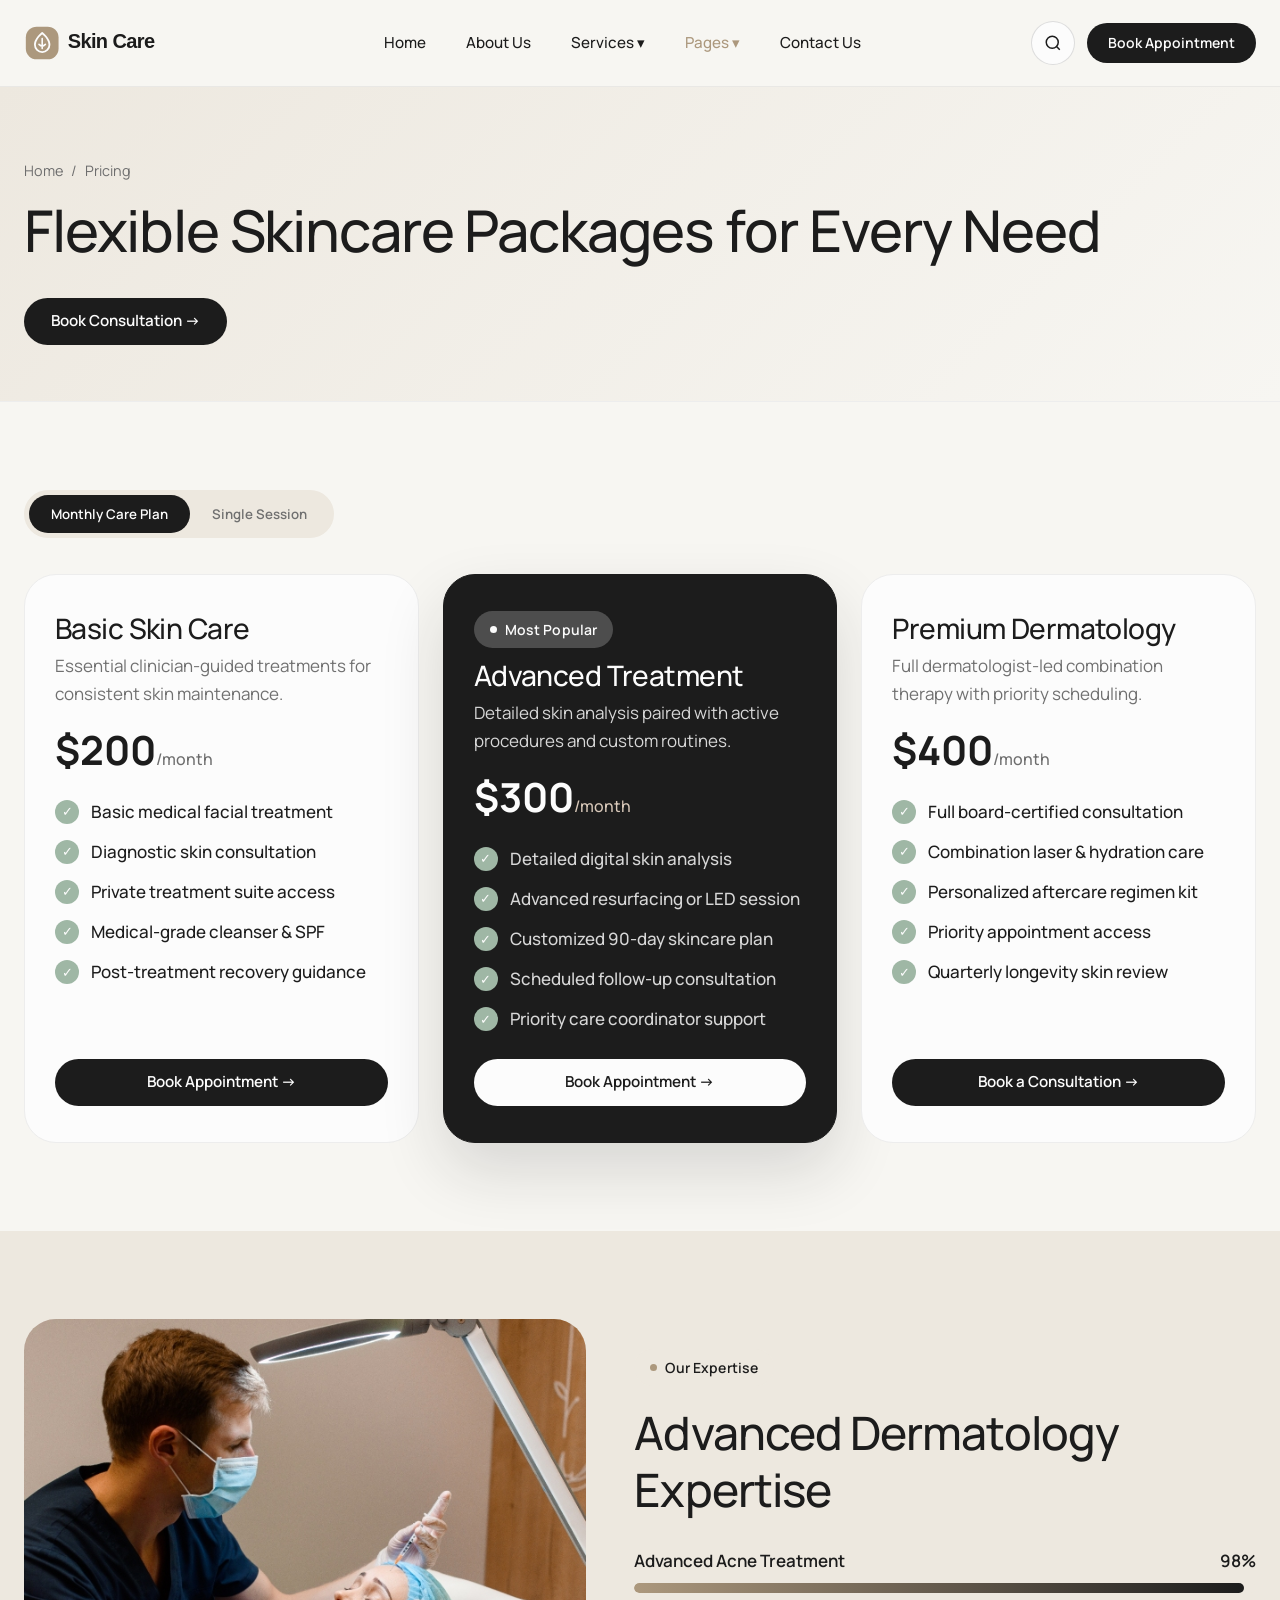
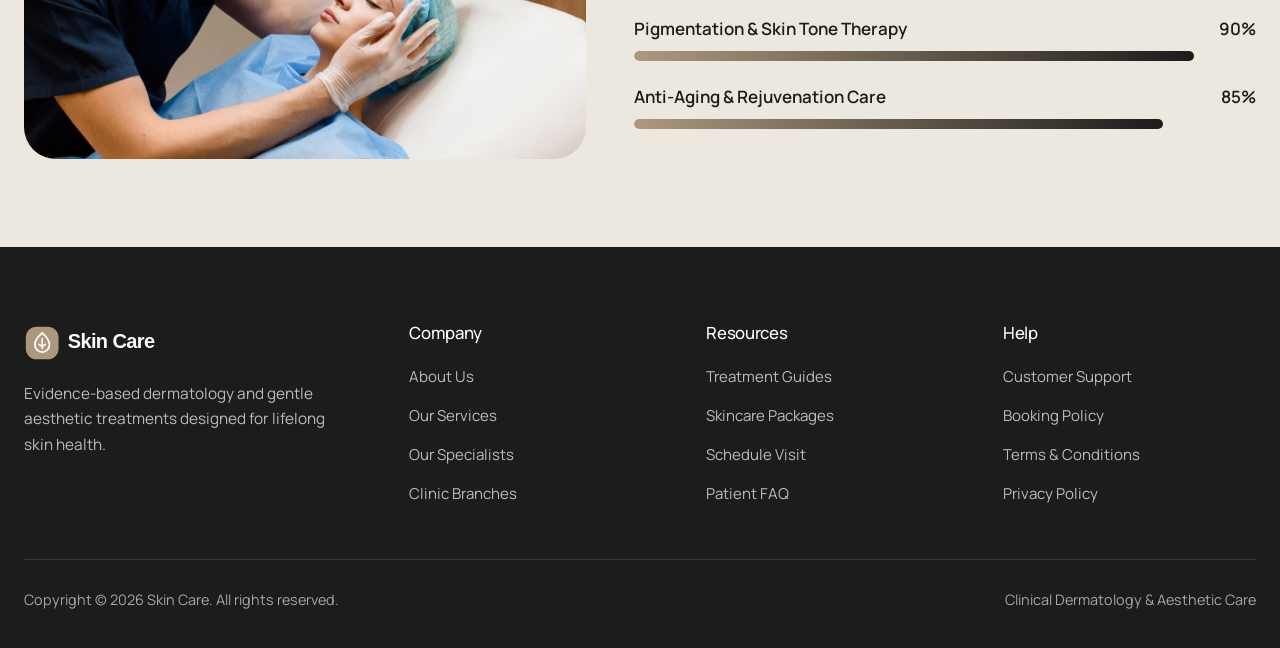
<file: pricing.html>
<!DOCTYPE html>
<html lang="en">
<head>
  <meta charset="UTF-8" />
  <meta name="viewport" content="width=device-width, initial-scale=1.0" />
  <title>Pricing — Skin Care</title>
  <meta name="description" content="Transparent monthly and single-session skincare and dermatology packages tailored for every need." />
  <link rel="icon" type="image/svg+xml" href="assets/images/favicon.svg" />
  <link rel="preconnect" href="https://fonts.googleapis.com" />
  <link rel="preconnect" href="https://fonts.gstatic.com" crossorigin />
  <link href="https://fonts.googleapis.com/css2?family=Manrope:wght@400;500;600;700&display=swap" rel="stylesheet" />
  <link rel="stylesheet" href="assets/css/style.css" />
</head>
<body>
  <header class="sc-header">
    <div class="sc-container sc-header-inner">
      <a href="index.html" class="sc-logo"><img src="assets/images/logo.svg" alt="Skin Care Logo" /></a>
      <nav class="sc-nav">
        <div class="sc-nav-item"><a href="index.html" class="sc-nav-link">Home</a></div>
        <div class="sc-nav-item"><a href="about-us.html" class="sc-nav-link">About Us</a></div>
        <div class="sc-nav-item">
          <a href="services.html" class="sc-nav-link">Services &#9662;</a>
          <div class="sc-dropdown"><a href="services.html">All Services</a><a href="service-details.html">Service Details</a></div>
        </div>
        <div class="sc-nav-item">
          <a href="#" class="sc-nav-link is-active">Pages &#9662;</a>
          <div class="sc-dropdown"><a href="doctors.html">Doctors</a><a href="pricing.html" class="is-active">Pricing</a><a href="appointment.html">Appointment</a><a href="help-center.html">Help Center</a><a href="404.html">404 Page</a></div>
        </div>
        <div class="sc-nav-item"><a href="contact-us.html" class="sc-nav-link">Contact Us</a></div>
      </nav>
      <div class="sc-header-actions">
        <button type="button" class="sc-icon-btn" data-open-search aria-label="Search clinic"><svg width="18" height="18" viewBox="0 0 24 24" fill="none" stroke="currentColor" stroke-width="2"><circle cx="11" cy="11" r="8"></circle><path d="m21 21-4.3-4.3"></path></svg></button>
        <button type="button" class="sc-btn sc-btn-dark sc-btn-sm" data-open-appointment>Book Appointment</button>
        <button type="button" class="sc-icon-btn sc-mobile-toggle" id="scMobileOpenBtn" aria-label="Open menu"><svg width="20" height="20" viewBox="0 0 24 24" fill="none" stroke="currentColor" stroke-width="2"><line x1="3" y1="6" x2="21" y2="6"></line><line x1="3" y1="12" x2="21" y2="12"></line><line x1="3" y1="18" x2="21" y2="18"></line></svg></button>
      </div>
    </div>
  </header>

  <div class="sc-mobile-drawer" id="scMobileDrawer">
    <div class="sc-mobile-panel">
      <div style="display:flex;justify-content:space-between;align-items:center;"><img src="assets/images/logo.svg" alt="Skin Care" style="height:34px;" /><button type="button" class="sc-modal-close" id="scMobileCloseBtn">&times;</button></div>
      <div class="sc-mobile-links">
        <a href="index.html">Home</a><a href="about-us.html">About Us</a>
        <div class="sc-mobile-group-label">Services</div><a href="services.html">All Services</a><a href="service-details.html">Service Details</a>
        <div class="sc-mobile-group-label">Pages</div><a href="doctors.html">Doctors</a><a href="pricing.html" class="is-active">Pricing</a><a href="appointment.html">Appointment</a><a href="help-center.html">Help Center</a><a href="contact-us.html">Contact Us</a>
      </div>
      <button type="button" class="sc-btn sc-btn-dark" data-open-appointment style="margin-top:auto;">Book Appointment</button>
    </div>
  </div>

  <section class="sc-page-banner">
    <div class="sc-container sc-page-banner-inner">
      <div>
        <div class="sc-breadcrumb"><a href="index.html">Home</a> <span>/</span> <span>Pricing</span></div>
        <h1>Flexible Skincare Packages for Every Need</h1>
      </div>
      <button type="button" class="sc-btn sc-btn-dark" data-open-appointment>Book Consultation &rarr;</button>
    </div>
  </section>

  <section class="sc-section">
    <div class="sc-container">
      <div class="sc-pricing-toggle" id="scPricingToggle">
        <button type="button" class="is-active" data-billing="monthly">Monthly Care Plan</button>
        <button type="button" data-billing="session">Single Session</button>
      </div>

      <div class="sc-pricing-grid">
        <article class="sc-price-card">
          <div>
            <h3>Basic Skin Care</h3>
            <p style="margin-top:6px;">Essential clinician-guided treatments for consistent skin maintenance.</p>
          </div>
          <div class="sc-price-amount" data-monthly="$200" data-session="$145">$200<span>/month</span></div>
          <ul class="sc-checklist" style="margin:6px 0;">
            <li><span class="sc-check-dot">&#10003;</span><span>Basic medical facial treatment</span></li>
            <li><span class="sc-check-dot">&#10003;</span><span>Diagnostic skin consultation</span></li>
            <li><span class="sc-check-dot">&#10003;</span><span>Private treatment suite access</span></li>
            <li><span class="sc-check-dot">&#10003;</span><span>Medical-grade cleanser &amp; SPF</span></li>
            <li><span class="sc-check-dot">&#10003;</span><span>Post-treatment recovery guidance</span></li>
          </ul>
          <button type="button" class="sc-btn sc-btn-dark" data-open-appointment data-package="Basic Skin Care" style="margin-top:auto;">Book Appointment &rarr;</button>
        </article>

        <article class="sc-price-card is-featured">
          <div>
            <span class="sc-eyebrow sc-eyebrow-light" style="margin-bottom:10px;">Most Popular</span>
            <h3>Advanced Treatment</h3>
            <p style="margin-top:6px;">Detailed skin analysis paired with active procedures and custom routines.</p>
          </div>
          <div class="sc-price-amount" data-monthly="$300" data-session="$235">$300<span>/month</span></div>
          <ul class="sc-checklist" style="margin:6px 0;">
            <li><span class="sc-check-dot">&#10003;</span><span>Detailed digital skin analysis</span></li>
            <li><span class="sc-check-dot">&#10003;</span><span>Advanced resurfacing or LED session</span></li>
            <li><span class="sc-check-dot">&#10003;</span><span>Customized 90-day skincare plan</span></li>
            <li><span class="sc-check-dot">&#10003;</span><span>Scheduled follow-up consultation</span></li>
            <li><span class="sc-check-dot">&#10003;</span><span>Priority care coordinator support</span></li>
          </ul>
          <button type="button" class="sc-btn sc-btn-light" data-open-appointment data-package="Advanced Treatment" style="margin-top:auto;">Book Appointment &rarr;</button>
        </article>

        <article class="sc-price-card">
          <div>
            <h3>Premium Dermatology</h3>
            <p style="margin-top:6px;">Full dermatologist-led combination therapy with priority scheduling.</p>
          </div>
          <div class="sc-price-amount" data-monthly="$400" data-session="$320">$400<span>/month</span></div>
          <ul class="sc-checklist" style="margin:6px 0;">
            <li><span class="sc-check-dot">&#10003;</span><span>Full board-certified consultation</span></li>
            <li><span class="sc-check-dot">&#10003;</span><span>Combination laser &amp; hydration care</span></li>
            <li><span class="sc-check-dot">&#10003;</span><span>Personalized aftercare regimen kit</span></li>
            <li><span class="sc-check-dot">&#10003;</span><span>Priority appointment access</span></li>
            <li><span class="sc-check-dot">&#10003;</span><span>Quarterly longevity skin review</span></li>
          </ul>
          <button type="button" class="sc-btn sc-btn-dark" data-open-appointment data-package="Premium Dermatology" style="margin-top:auto;">Book a Consultation &rarr;</button>
        </article>
      </div>
    </div>
  </section>

  <section class="sc-section" style="background:var(--sc-sand);">
    <div class="sc-container">
      <div class="sc-expertise-grid">
        <div class="sc-expertise-media"><img src="assets/images/expertise-treatment.jpg" alt="Clinical expertise" /></div>
        <div>
          <span class="sc-eyebrow">Our Expertise</span>
          <h2>Advanced Dermatology Expertise</h2>
          <div class="sc-progress-list">
            <div><div class="sc-progress-head"><span>Advanced Acne Treatment</span><span>98%</span></div><div class="sc-progress-track"><div class="sc-progress-fill" data-width="98"></div></div></div>
            <div><div class="sc-progress-head"><span>Pigmentation &amp; Skin Tone Therapy</span><span>90%</span></div><div class="sc-progress-track"><div class="sc-progress-fill" data-width="90"></div></div></div>
            <div><div class="sc-progress-head"><span>Anti-Aging &amp; Rejuvenation Care</span><span>85%</span></div><div class="sc-progress-track"><div class="sc-progress-fill" data-width="85"></div></div></div>
          </div>
        </div>
      </div>
    </div>
  </section>

  <footer class="sc-footer">
    <div class="sc-container">
      <div class="sc-footer-top">
        <div class="sc-footer-brand"><a href="index.html" class="sc-logo"><img src="assets/images/logo-light.svg" alt="Skin Care Logo" /></a><p>Evidence-based dermatology and gentle aesthetic treatments designed for lifelong skin health.</p></div>
        <div class="sc-footer-col"><h4>Company</h4><ul><li><a href="about-us.html">About Us</a></li><li><a href="services.html">Our Services</a></li><li><a href="doctors.html">Our Specialists</a></li><li><a href="contact-us.html">Clinic Branches</a></li></ul></div>
        <div class="sc-footer-col"><h4>Resources</h4><ul><li><a href="service-details.html">Treatment Guides</a></li><li><a href="pricing.html">Skincare Packages</a></li><li><a href="appointment.html">Schedule Visit</a></li><li><a href="help-center.html">Patient FAQ</a></li></ul></div>
        <div class="sc-footer-col"><h4>Help</h4><ul><li><a href="help-center.html">Customer Support</a></li><li><a href="appointment.html">Booking Policy</a></li><li><a href="contact-us.html">Terms &amp; Conditions</a></li><li><a href="contact-us.html">Privacy Policy</a></li></ul></div>
      </div>
      <div class="sc-footer-bottom"><span>Copyright &copy; 2026 Skin Care. All rights reserved.</span><span>Clinical Dermatology &amp; Aesthetic Care</span></div>
    </div>
  </footer>
  <script src="assets/js/data.js"></script>
  <script src="assets/js/app.js"></script>
</body>
</html>
</file>
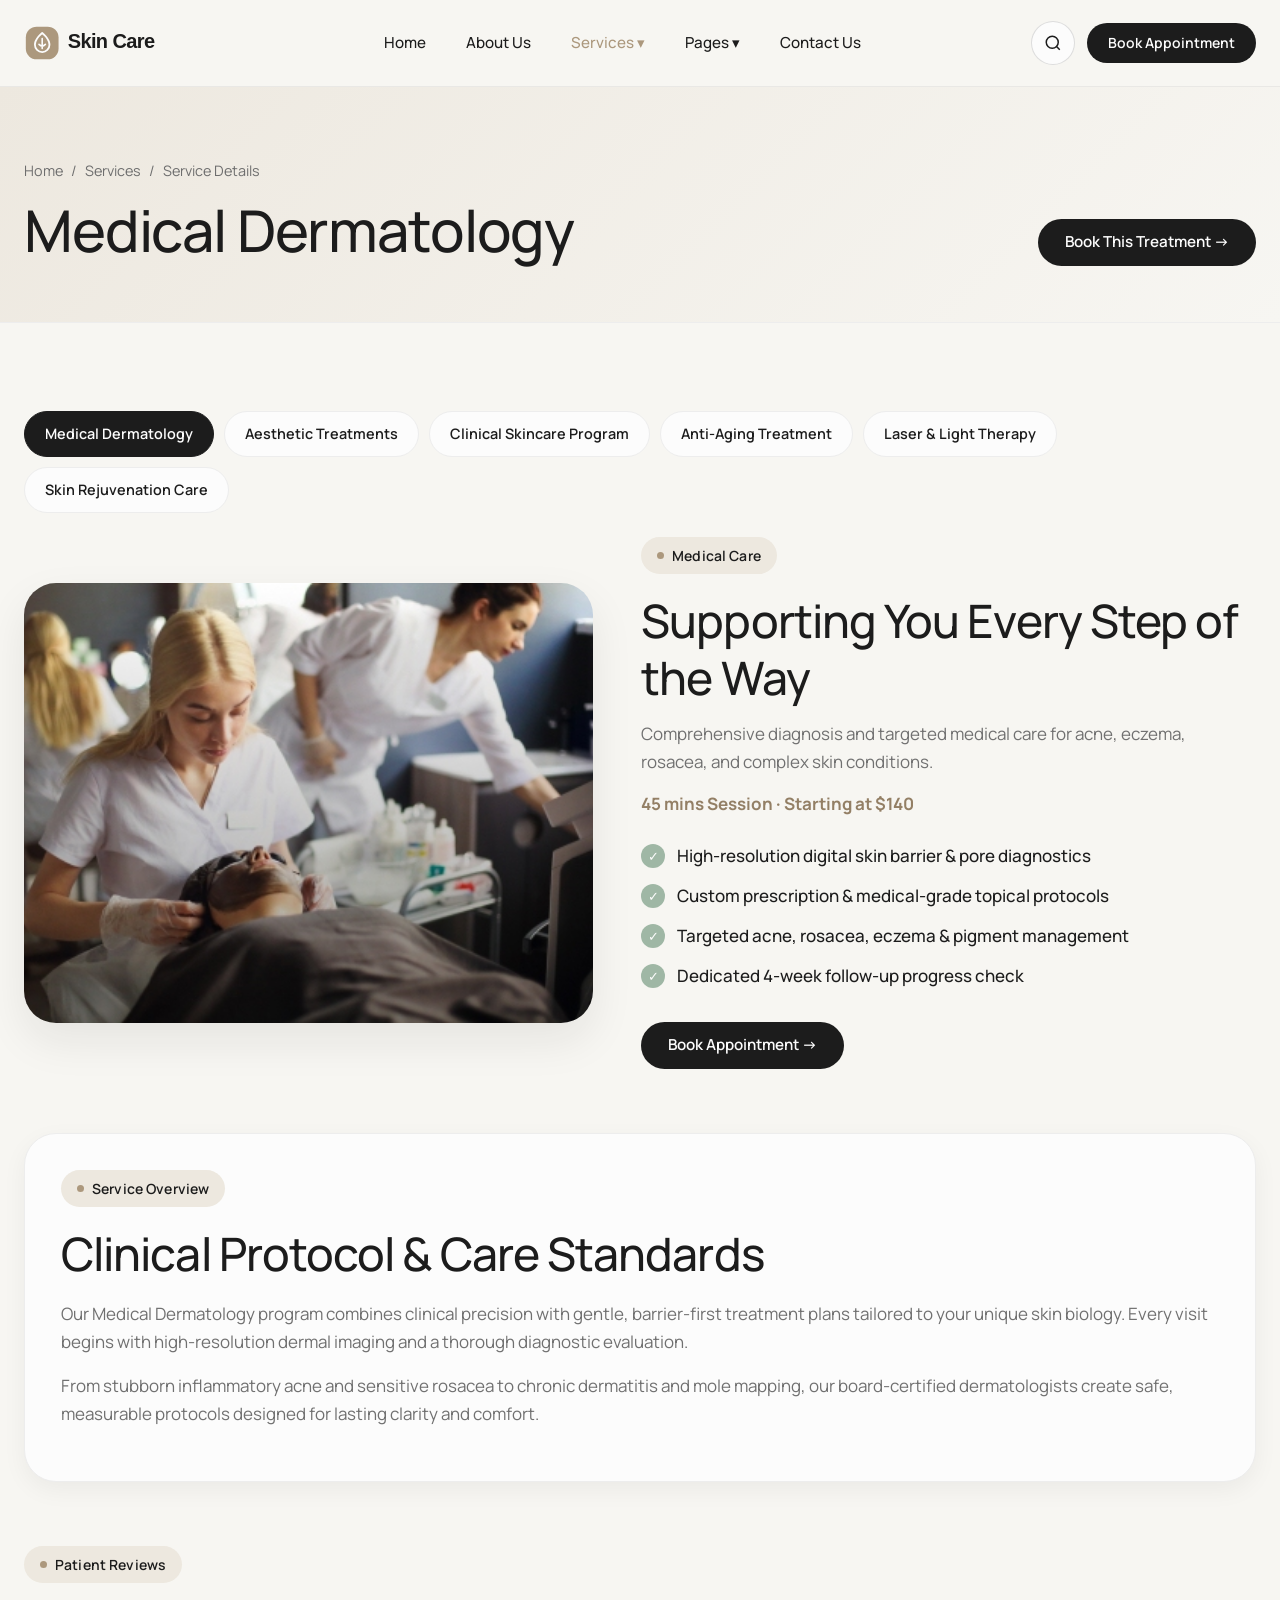
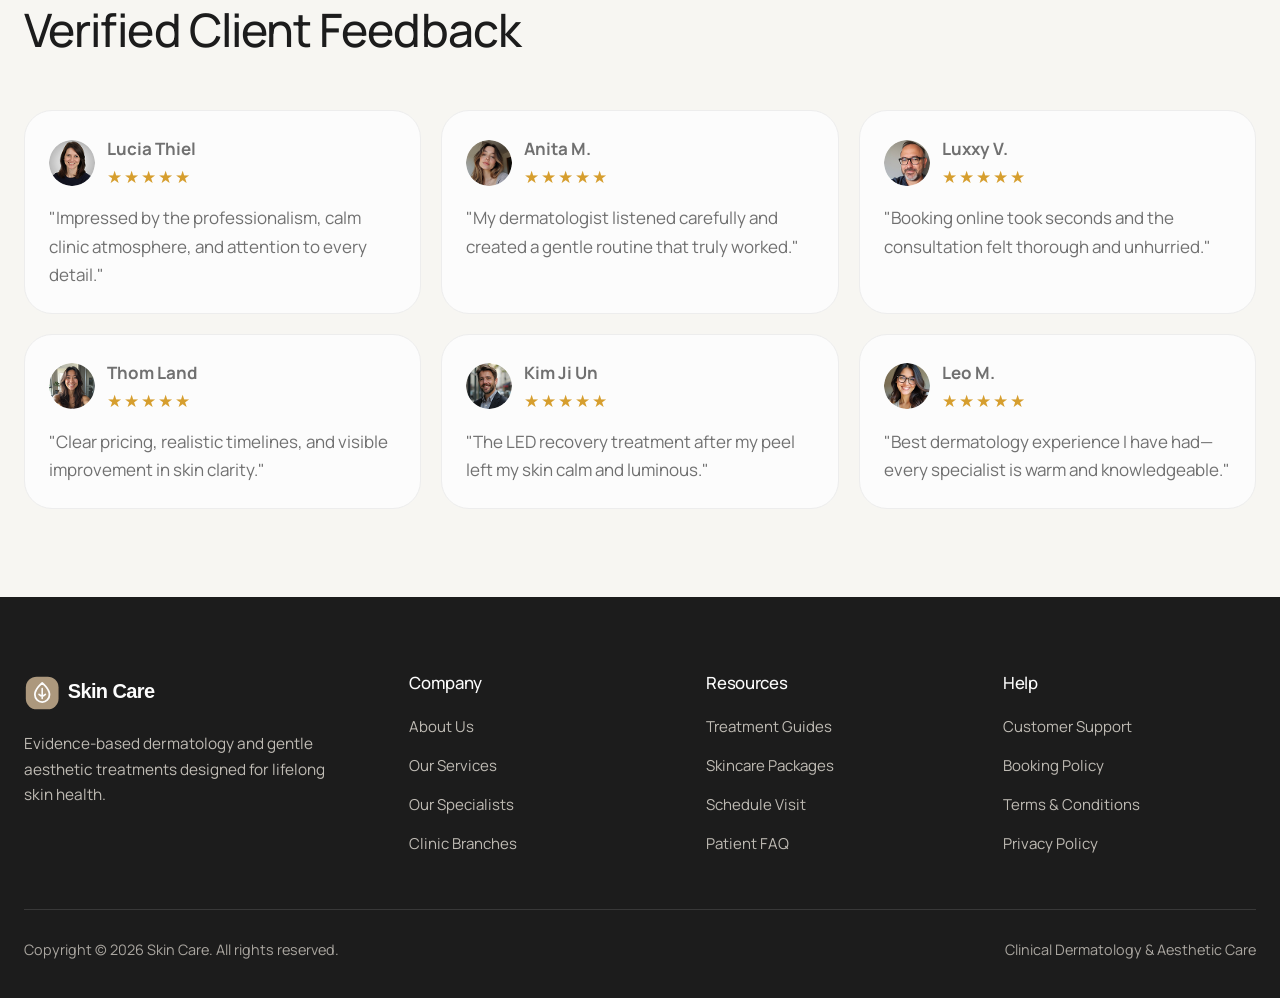
<file: service-details.html>
<!DOCTYPE html>
<html lang="en">
<head>
  <meta charset="UTF-8" />
  <meta name="viewport" content="width=device-width, initial-scale=1.0" />
  <title>Service Details — Skin Care</title>
  <meta name="description" content="Detailed treatment overview, patient reviews, clinical expertise, and working hours at Skin Care." />
  <link rel="icon" type="image/svg+xml" href="assets/images/favicon.svg" />
  <link rel="preconnect" href="https://fonts.googleapis.com" />
  <link rel="preconnect" href="https://fonts.gstatic.com" crossorigin />
  <link href="https://fonts.googleapis.com/css2?family=Manrope:wght@400;500;600;700&display=swap" rel="stylesheet" />
  <link rel="stylesheet" href="assets/css/style.css" />
</head>
<body>
  <header class="sc-header">
    <div class="sc-container sc-header-inner">
      <a href="index.html" class="sc-logo"><img src="assets/images/logo.svg" alt="Skin Care Logo" /></a>
      <nav class="sc-nav">
        <div class="sc-nav-item"><a href="index.html" class="sc-nav-link">Home</a></div>
        <div class="sc-nav-item"><a href="about-us.html" class="sc-nav-link">About Us</a></div>
        <div class="sc-nav-item">
          <a href="services.html" class="sc-nav-link is-active">Services &#9662;</a>
          <div class="sc-dropdown"><a href="services.html">All Services</a><a href="service-details.html" class="is-active">Service Details</a></div>
        </div>
        <div class="sc-nav-item">
          <a href="#" class="sc-nav-link">Pages &#9662;</a>
          <div class="sc-dropdown"><a href="doctors.html">Doctors</a><a href="pricing.html">Pricing</a><a href="appointment.html">Appointment</a><a href="help-center.html">Help Center</a><a href="404.html">404 Page</a></div>
        </div>
        <div class="sc-nav-item"><a href="contact-us.html" class="sc-nav-link">Contact Us</a></div>
      </nav>
      <div class="sc-header-actions">
        <button type="button" class="sc-icon-btn" data-open-search aria-label="Search clinic"><svg width="18" height="18" viewBox="0 0 24 24" fill="none" stroke="currentColor" stroke-width="2"><circle cx="11" cy="11" r="8"></circle><path d="m21 21-4.3-4.3"></path></svg></button>
        <button type="button" class="sc-btn sc-btn-dark sc-btn-sm" data-open-appointment>Book Appointment</button>
        <button type="button" class="sc-icon-btn sc-mobile-toggle" id="scMobileOpenBtn" aria-label="Open menu"><svg width="20" height="20" viewBox="0 0 24 24" fill="none" stroke="currentColor" stroke-width="2"><line x1="3" y1="6" x2="21" y2="6"></line><line x1="3" y1="12" x2="21" y2="12"></line><line x1="3" y1="18" x2="21" y2="18"></line></svg></button>
      </div>
    </div>
  </header>

  <div class="sc-mobile-drawer" id="scMobileDrawer">
    <div class="sc-mobile-panel">
      <div style="display:flex;justify-content:space-between;align-items:center;"><img src="assets/images/logo.svg" alt="Skin Care" style="height:34px;" /><button type="button" class="sc-modal-close" id="scMobileCloseBtn">&times;</button></div>
      <div class="sc-mobile-links">
        <a href="index.html">Home</a><a href="about-us.html">About Us</a>
        <div class="sc-mobile-group-label">Services</div><a href="services.html">All Services</a><a href="service-details.html" class="is-active">Service Details</a>
        <div class="sc-mobile-group-label">Pages</div><a href="doctors.html">Doctors</a><a href="pricing.html">Pricing</a><a href="appointment.html">Appointment</a><a href="help-center.html">Help Center</a><a href="contact-us.html">Contact Us</a>
      </div>
      <button type="button" class="sc-btn sc-btn-dark" data-open-appointment style="margin-top:auto;">Book Appointment</button>
    </div>
  </div>

  <section class="sc-page-banner">
    <div class="sc-container sc-page-banner-inner">
      <div>
        <div class="sc-breadcrumb"><a href="index.html">Home</a> <span>/</span> <a href="services.html">Services</a> <span>/</span> <span>Service Details</span></div>
        <h1 id="scDetailTitle">Medical Dermatology</h1>
      </div>
      <button type="button" class="sc-btn sc-btn-dark" id="scDetailBookBtn" data-open-appointment data-service="Medical Dermatology">Book This Treatment &rarr;</button>
    </div>
  </section>

  <section class="sc-section" id="scServiceDetailRoot">
    <div class="sc-container">
      <div class="sc-pill-tabs" id="scServiceSwitcher"></div>

      <div class="sc-hours-grid" style="margin-bottom:64px;">
        <div class="sc-hours-media" style="height:440px;">
          <img id="scDetailImage" src="assets/images/service-medical.jpg" alt="Medical Dermatology" />
        </div>
        <div>
          <span class="sc-eyebrow" id="scDetailCategory">Medical Care</span>
          <h2>Supporting You Every Step of the Way</h2>
          <p id="scDetailShortDesc" style="margin:14px 0;"></p>
          <p id="scDetailMeta" style="font-weight:700;color:var(--sc-primary-dark);margin-bottom:22px;"></p>
          <ul class="sc-checklist" id="scDetailHighlights"></ul>
          <button type="button" class="sc-btn sc-btn-dark" data-open-appointment>Book Appointment &rarr;</button>
        </div>
      </div>

      <div class="sc-form-card" style="margin-bottom:64px;">
        <span class="sc-eyebrow">Service Overview</span>
        <h2 style="margin-bottom:18px;">Clinical Protocol &amp; Care Standards</h2>
        <div id="scDetailOverview"></div>
      </div>

      <!-- Patient Reviews -->
      <div class="sc-section-header">
        <div class="sc-section-header-main">
          <span class="sc-eyebrow">Patient Reviews</span>
          <h2>Verified Client Feedback</h2>
        </div>
      </div>
      <div class="sc-reviews-grid">
        <div class="sc-review-card"><div class="sc-review-user"><img src="assets/images/review-1.png" alt="Lucia Thiel" /><div><strong>Lucia Thiel</strong><div class="sc-stars">&#9733;&#9733;&#9733;&#9733;&#9733;</div></div></div><p>"Impressed by the professionalism, calm clinic atmosphere, and attention to every detail."</p></div>
        <div class="sc-review-card"><div class="sc-review-user"><img src="assets/images/review-2.png" alt="Anita M." /><div><strong>Anita M.</strong><div class="sc-stars">&#9733;&#9733;&#9733;&#9733;&#9733;</div></div></div><p>"My dermatologist listened carefully and created a gentle routine that truly worked."</p></div>
        <div class="sc-review-card"><div class="sc-review-user"><img src="assets/images/review-3.png" alt="Luxxy V." /><div><strong>Luxxy V.</strong><div class="sc-stars">&#9733;&#9733;&#9733;&#9733;&#9733;</div></div></div><p>"Booking online took seconds and the consultation felt thorough and unhurried."</p></div>
        <div class="sc-review-card"><div class="sc-review-user"><img src="assets/images/review-4.png" alt="Thom Land" /><div><strong>Thom Land</strong><div class="sc-stars">&#9733;&#9733;&#9733;&#9733;&#9733;</div></div></div><p>"Clear pricing, realistic timelines, and visible improvement in skin clarity."</p></div>
        <div class="sc-review-card"><div class="sc-review-user"><img src="assets/images/review-5.png" alt="Kim Ji Un" /><div><strong>Kim Ji Un</strong><div class="sc-stars">&#9733;&#9733;&#9733;&#9733;&#9733;</div></div></div><p>"The LED recovery treatment after my peel left my skin calm and luminous."</p></div>
        <div class="sc-review-card"><div class="sc-review-user"><img src="assets/images/review-6.png" alt="Leo M." /><div><strong>Leo M.</strong><div class="sc-stars">&#9733;&#9733;&#9733;&#9733;&#9733;</div></div></div><p>"Best dermatology experience I have had—every specialist is warm and knowledgeable."</p></div>
      </div>
    </div>
  </section>

  <footer class="sc-footer">
    <div class="sc-container">
      <div class="sc-footer-top">
        <div class="sc-footer-brand"><a href="index.html" class="sc-logo"><img src="assets/images/logo-light.svg" alt="Skin Care Logo" /></a><p>Evidence-based dermatology and gentle aesthetic treatments designed for lifelong skin health.</p></div>
        <div class="sc-footer-col"><h4>Company</h4><ul><li><a href="about-us.html">About Us</a></li><li><a href="services.html">Our Services</a></li><li><a href="doctors.html">Our Specialists</a></li><li><a href="contact-us.html">Clinic Branches</a></li></ul></div>
        <div class="sc-footer-col"><h4>Resources</h4><ul><li><a href="service-details.html">Treatment Guides</a></li><li><a href="pricing.html">Skincare Packages</a></li><li><a href="appointment.html">Schedule Visit</a></li><li><a href="help-center.html">Patient FAQ</a></li></ul></div>
        <div class="sc-footer-col"><h4>Help</h4><ul><li><a href="help-center.html">Customer Support</a></li><li><a href="appointment.html">Booking Policy</a></li><li><a href="contact-us.html">Terms &amp; Conditions</a></li><li><a href="contact-us.html">Privacy Policy</a></li></ul></div>
      </div>
      <div class="sc-footer-bottom"><span>Copyright &copy; 2026 Skin Care. All rights reserved.</span><span>Clinical Dermatology &amp; Aesthetic Care</span></div>
    </div>
  </footer>
  <script src="assets/js/data.js"></script>
  <script src="assets/js/app.js"></script>
</body>
</html>
</file>
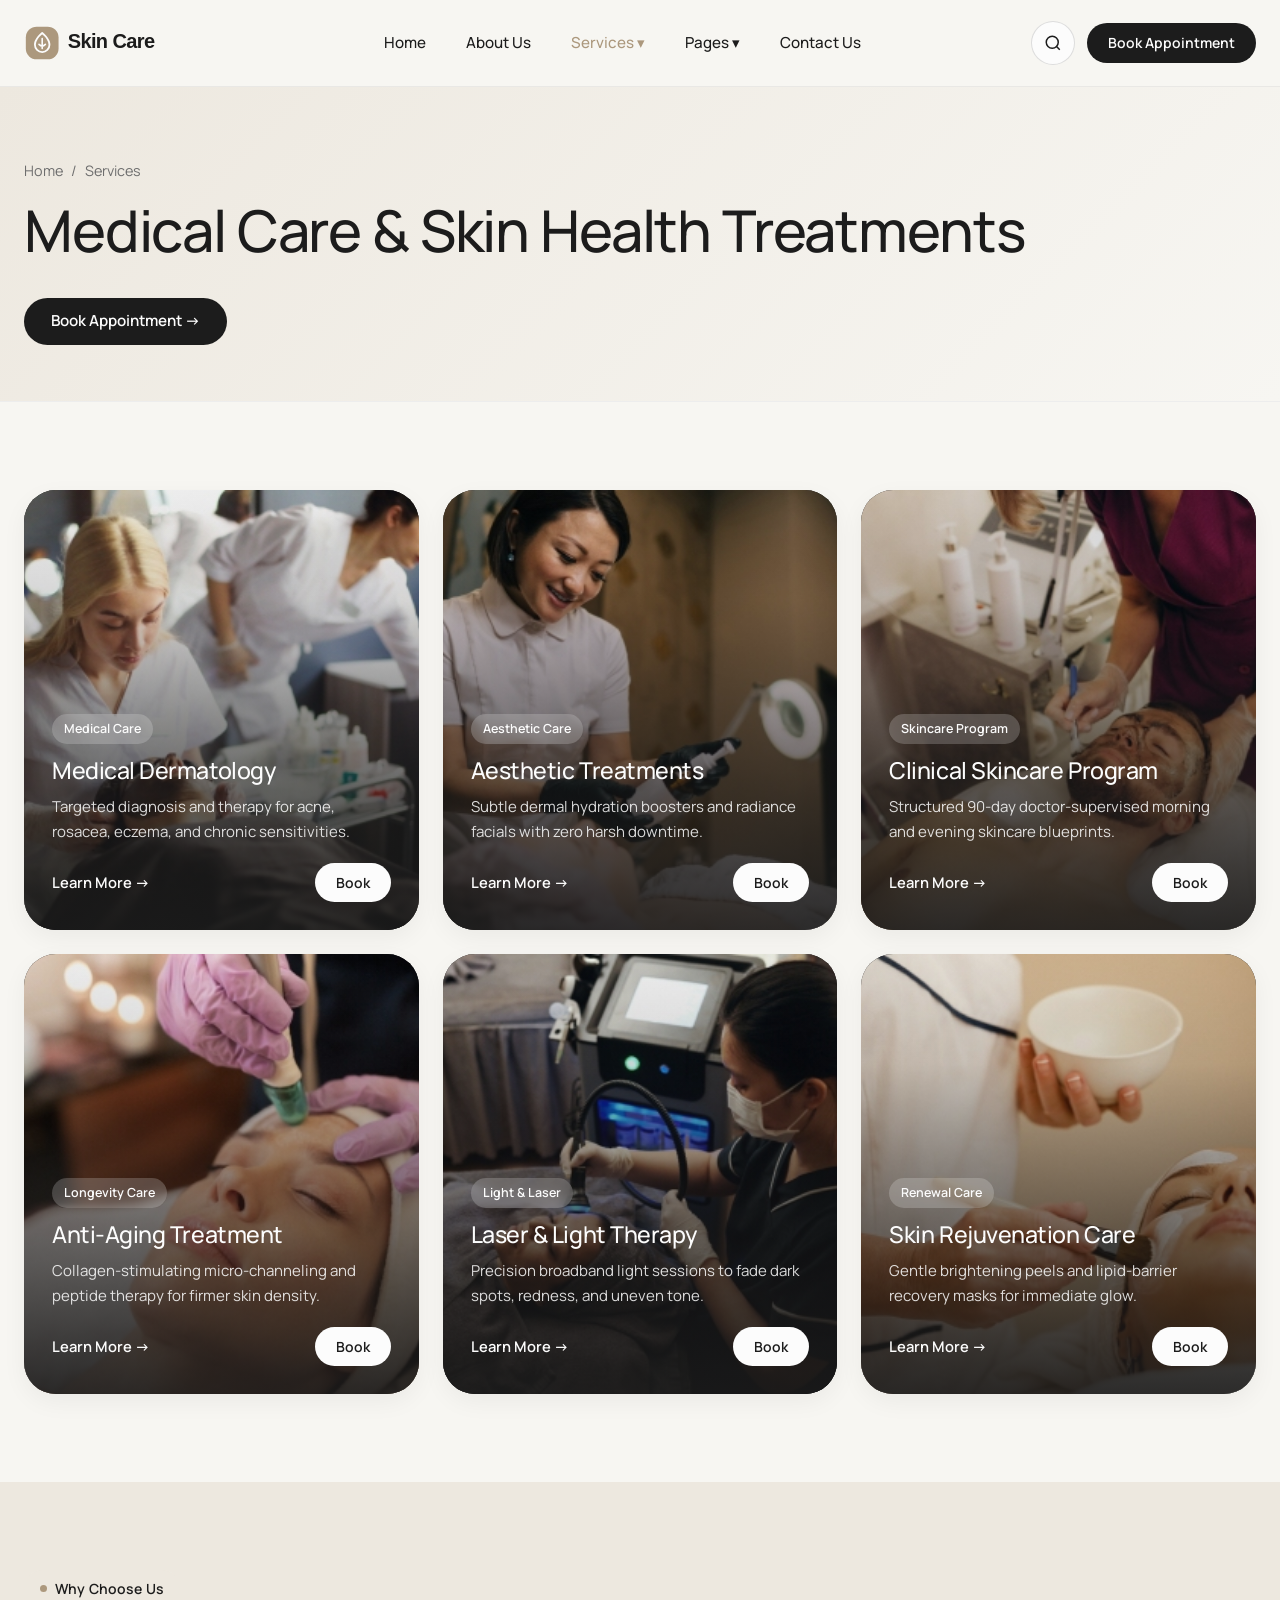
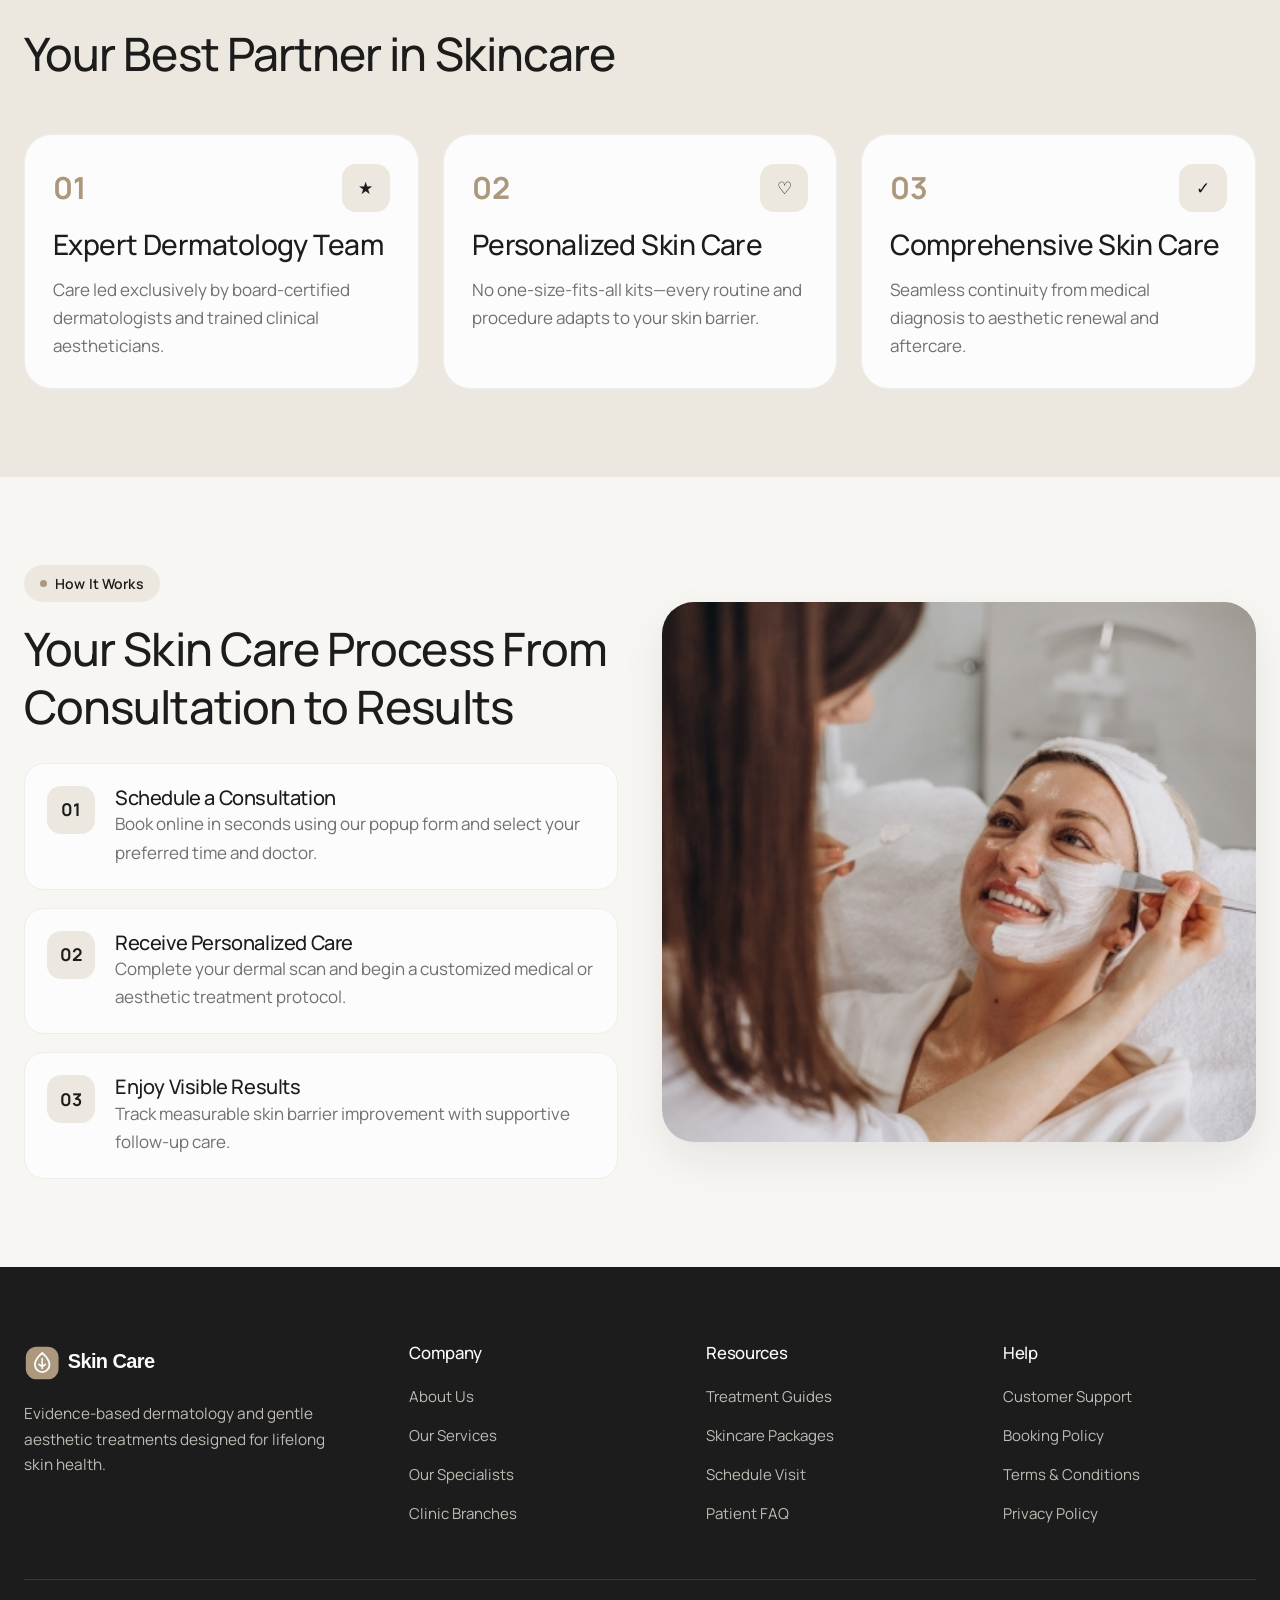
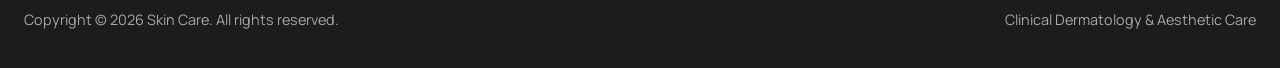
<file: services.html>
<!DOCTYPE html>
<html lang="en">
<head>
  <meta charset="UTF-8" />
  <meta name="viewport" content="width=device-width, initial-scale=1.0" />
  <title>Services — Skin Care</title>
  <meta name="description" content="Explore medical dermatology, aesthetic treatments, clinical skincare programs, anti-aging care, laser therapy, and skin rejuvenation." />
  <link rel="icon" type="image/svg+xml" href="assets/images/favicon.svg" />
  <link rel="preconnect" href="https://fonts.googleapis.com" />
  <link rel="preconnect" href="https://fonts.gstatic.com" crossorigin />
  <link href="https://fonts.googleapis.com/css2?family=Manrope:wght@400;500;600;700&display=swap" rel="stylesheet" />
  <link rel="stylesheet" href="assets/css/style.css" />
</head>
<body>
  <header class="sc-header">
    <div class="sc-container sc-header-inner">
      <a href="index.html" class="sc-logo"><img src="assets/images/logo.svg" alt="Skin Care Logo" /></a>
      <nav class="sc-nav">
        <div class="sc-nav-item"><a href="index.html" class="sc-nav-link">Home</a></div>
        <div class="sc-nav-item"><a href="about-us.html" class="sc-nav-link">About Us</a></div>
        <div class="sc-nav-item">
          <a href="services.html" class="sc-nav-link is-active">Services &#9662;</a>
          <div class="sc-dropdown"><a href="services.html" class="is-active">All Services</a><a href="service-details.html">Service Details</a></div>
        </div>
        <div class="sc-nav-item">
          <a href="#" class="sc-nav-link">Pages &#9662;</a>
          <div class="sc-dropdown"><a href="doctors.html">Doctors</a><a href="pricing.html">Pricing</a><a href="appointment.html">Appointment</a><a href="help-center.html">Help Center</a><a href="404.html">404 Page</a></div>
        </div>
        <div class="sc-nav-item"><a href="contact-us.html" class="sc-nav-link">Contact Us</a></div>
      </nav>
      <div class="sc-header-actions">
        <button type="button" class="sc-icon-btn" data-open-search aria-label="Search clinic"><svg width="18" height="18" viewBox="0 0 24 24" fill="none" stroke="currentColor" stroke-width="2"><circle cx="11" cy="11" r="8"></circle><path d="m21 21-4.3-4.3"></path></svg></button>
        <button type="button" class="sc-btn sc-btn-dark sc-btn-sm" data-open-appointment>Book Appointment</button>
        <button type="button" class="sc-icon-btn sc-mobile-toggle" id="scMobileOpenBtn" aria-label="Open menu"><svg width="20" height="20" viewBox="0 0 24 24" fill="none" stroke="currentColor" stroke-width="2"><line x1="3" y1="6" x2="21" y2="6"></line><line x1="3" y1="12" x2="21" y2="12"></line><line x1="3" y1="18" x2="21" y2="18"></line></svg></button>
      </div>
    </div>
  </header>

  <div class="sc-mobile-drawer" id="scMobileDrawer">
    <div class="sc-mobile-panel">
      <div style="display:flex;justify-content:space-between;align-items:center;"><img src="assets/images/logo.svg" alt="Skin Care" style="height:34px;" /><button type="button" class="sc-modal-close" id="scMobileCloseBtn">&times;</button></div>
      <div class="sc-mobile-links">
        <a href="index.html">Home</a><a href="about-us.html">About Us</a>
        <div class="sc-mobile-group-label">Services</div><a href="services.html" class="is-active">All Services</a><a href="service-details.html">Service Details</a>
        <div class="sc-mobile-group-label">Pages</div><a href="doctors.html">Doctors</a><a href="pricing.html">Pricing</a><a href="appointment.html">Appointment</a><a href="help-center.html">Help Center</a><a href="contact-us.html">Contact Us</a>
      </div>
      <button type="button" class="sc-btn sc-btn-dark" data-open-appointment style="margin-top:auto;">Book Appointment</button>
    </div>
  </div>

  <section class="sc-page-banner">
    <div class="sc-container sc-page-banner-inner">
      <div>
        <div class="sc-breadcrumb"><a href="index.html">Home</a> <span>/</span> <span>Services</span></div>
        <h1>Medical Care &amp; Skin Health Treatments</h1>
      </div>
      <button type="button" class="sc-btn sc-btn-dark" data-open-appointment>Book Appointment &rarr;</button>
    </div>
  </section>

  <!-- 6 Services Grid -->
  <section class="sc-section">
    <div class="sc-container">
      <div class="sc-services-grid">
        <article class="sc-service-card">
          <img src="assets/images/service-medical.jpg" alt="Medical Dermatology" />
          <div class="sc-service-body">
            <span class="sc-service-tag">Medical Care</span><h3>Medical Dermatology</h3>
            <p>Targeted diagnosis and therapy for acne, rosacea, eczema, and chronic sensitivities.</p>
            <div class="sc-service-actions"><a href="service-details.html?service=medical-dermatology" class="sc-text-link">Learn More &rarr;</a><button type="button" class="sc-btn sc-btn-light sc-btn-sm" data-open-appointment data-service="Medical Dermatology">Book</button></div>
          </div>
        </article>
        <article class="sc-service-card">
          <img src="assets/images/service-aesthetic.jpg" alt="Aesthetic Treatments" />
          <div class="sc-service-body">
            <span class="sc-service-tag">Aesthetic Care</span><h3>Aesthetic Treatments</h3>
            <p>Subtle dermal hydration boosters and radiance facials with zero harsh downtime.</p>
            <div class="sc-service-actions"><a href="service-details.html?service=aesthetic-treatments" class="sc-text-link">Learn More &rarr;</a><button type="button" class="sc-btn sc-btn-light sc-btn-sm" data-open-appointment data-service="Aesthetic Treatments">Book</button></div>
          </div>
        </article>
        <article class="sc-service-card">
          <img src="assets/images/service-clinical.jpg" alt="Clinical Skincare Program" />
          <div class="sc-service-body">
            <span class="sc-service-tag">Skincare Program</span><h3>Clinical Skincare Program</h3>
            <p>Structured 90-day doctor-supervised morning and evening skincare blueprints.</p>
            <div class="sc-service-actions"><a href="service-details.html?service=clinical-skincare" class="sc-text-link">Learn More &rarr;</a><button type="button" class="sc-btn sc-btn-light sc-btn-sm" data-open-appointment data-service="Clinical Skincare Program">Book</button></div>
          </div>
        </article>
        <article class="sc-service-card">
          <img src="assets/images/service-antiaging.jpg" alt="Anti-Aging Treatment" />
          <div class="sc-service-body">
            <span class="sc-service-tag">Longevity Care</span><h3>Anti-Aging Treatment</h3>
            <p>Collagen-stimulating micro-channeling and peptide therapy for firmer skin density.</p>
            <div class="sc-service-actions"><a href="service-details.html?service=anti-aging" class="sc-text-link">Learn More &rarr;</a><button type="button" class="sc-btn sc-btn-light sc-btn-sm" data-open-appointment data-service="Anti-Aging Treatment">Book</button></div>
          </div>
        </article>
        <article class="sc-service-card">
          <img src="assets/images/service-laser.jpg" alt="Laser & Light Therapy" />
          <div class="sc-service-body">
            <span class="sc-service-tag">Light &amp; Laser</span><h3>Laser &amp; Light Therapy</h3>
            <p>Precision broadband light sessions to fade dark spots, redness, and uneven tone.</p>
            <div class="sc-service-actions"><a href="service-details.html?service=laser-therapy" class="sc-text-link">Learn More &rarr;</a><button type="button" class="sc-btn sc-btn-light sc-btn-sm" data-open-appointment data-service="Laser & Light Therapy">Book</button></div>
          </div>
        </article>
        <article class="sc-service-card">
          <img src="assets/images/service-rejuvenation.jpg" alt="Skin Rejuvenation Care" />
          <div class="sc-service-body">
            <span class="sc-service-tag">Renewal Care</span><h3>Skin Rejuvenation Care</h3>
            <p>Gentle brightening peels and lipid-barrier recovery masks for immediate glow.</p>
            <div class="sc-service-actions"><a href="service-details.html?service=skin-rejuvenation" class="sc-text-link">Learn More &rarr;</a><button type="button" class="sc-btn sc-btn-light sc-btn-sm" data-open-appointment data-service="Skin Rejuvenation Care">Book</button></div>
          </div>
        </article>
      </div>
    </div>
  </section>

  <!-- Why Choose Us -->
  <section class="sc-section" style="background:var(--sc-sand);">
    <div class="sc-container">
      <div class="sc-section-header">
        <div class="sc-section-header-main"><span class="sc-eyebrow">Why Choose Us</span><h2>Your Best Partner in Skincare</h2></div>
      </div>
      <div class="sc-values-grid">
        <div class="sc-value-card"><div class="sc-value-top"><span class="sc-value-num">01</span><span class="sc-value-icon">&#9733;</span></div><h3>Expert Dermatology Team</h3><p>Care led exclusively by board-certified dermatologists and trained clinical aestheticians.</p></div>
        <div class="sc-value-card"><div class="sc-value-top"><span class="sc-value-num">02</span><span class="sc-value-icon">&#9825;</span></div><h3>Personalized Skin Care</h3><p>No one-size-fits-all kits—every routine and procedure adapts to your skin barrier.</p></div>
        <div class="sc-value-card"><div class="sc-value-top"><span class="sc-value-num">03</span><span class="sc-value-icon">&#10003;</span></div><h3>Comprehensive Skin Care</h3><p>Seamless continuity from medical diagnosis to aesthetic renewal and aftercare.</p></div>
      </div>
    </div>
  </section>

  <!-- How It Works -->
  <section class="sc-section">
    <div class="sc-container">
      <div class="sc-process-grid">
        <div>
          <span class="sc-eyebrow">How It Works</span>
          <h2>Your Skin Care Process From Consultation to Results</h2>
          <div class="sc-step-list" style="margin-top:28px;">
            <div class="sc-step-item"><div class="sc-step-num">01</div><div><h4>Schedule a Consultation</h4><p>Book online in seconds using our popup form and select your preferred time and doctor.</p></div></div>
            <div class="sc-step-item"><div class="sc-step-num">02</div><div><h4>Receive Personalized Care</h4><p>Complete your dermal scan and begin a customized medical or aesthetic treatment protocol.</p></div></div>
            <div class="sc-step-item"><div class="sc-step-num">03</div><div><h4>Enjoy Visible Results</h4><p>Track measurable skin barrier improvement with supportive follow-up care.</p></div></div>
          </div>
        </div>
        <div class="sc-hours-media"><img src="assets/images/process-spa.jpg" alt="Skin care treatment session" /></div>
      </div>
    </div>
  </section>

  <footer class="sc-footer">
    <div class="sc-container">
      <div class="sc-footer-top">
        <div class="sc-footer-brand"><a href="index.html" class="sc-logo"><img src="assets/images/logo-light.svg" alt="Skin Care Logo" /></a><p>Evidence-based dermatology and gentle aesthetic treatments designed for lifelong skin health.</p></div>
        <div class="sc-footer-col"><h4>Company</h4><ul><li><a href="about-us.html">About Us</a></li><li><a href="services.html">Our Services</a></li><li><a href="doctors.html">Our Specialists</a></li><li><a href="contact-us.html">Clinic Branches</a></li></ul></div>
        <div class="sc-footer-col"><h4>Resources</h4><ul><li><a href="service-details.html">Treatment Guides</a></li><li><a href="pricing.html">Skincare Packages</a></li><li><a href="appointment.html">Schedule Visit</a></li><li><a href="help-center.html">Patient FAQ</a></li></ul></div>
        <div class="sc-footer-col"><h4>Help</h4><ul><li><a href="help-center.html">Customer Support</a></li><li><a href="appointment.html">Booking Policy</a></li><li><a href="contact-us.html">Terms &amp; Conditions</a></li><li><a href="contact-us.html">Privacy Policy</a></li></ul></div>
      </div>
      <div class="sc-footer-bottom"><span>Copyright &copy; 2026 Skin Care. All rights reserved.</span><span>Clinical Dermatology &amp; Aesthetic Care</span></div>
    </div>
  </footer>
  <script src="assets/js/data.js"></script>
  <script src="assets/js/app.js"></script>
</body>
</html>
</file>
<file: assets/css/style.css>
/* ==========================================================================
   Skin Care — Dermatology & Aesthetic Clinic HTML5 Template
   Original standalone stylesheet — Zero external framework dependencies
   ========================================================================== */

:root {
  --sc-primary: #AC987D;
  --sc-primary-dark: #937F65;
  --sc-secondary: #D8C8B9;
  --sc-sage: #9FB7A5;
  --sc-charcoal: #1C1C1C;
  --sc-text: #707070;
  --sc-text-muted: #6E6E6E;
  --sc-border: #EDEDED;
  --sc-white: #FCFCFC;
  --sc-cream: #F7F6F2;
  --sc-sand: #EDE8DF;
  --sc-radius-sm: 14px;
  --sc-radius-md: 20px;
  --sc-radius-lg: 28px;
  --sc-radius-xl: 32px;
  --sc-radius-pill: 999px;
  --sc-shadow-sm: 0 8px 24px rgba(28, 28, 28, 0.05);
  --sc-shadow-md: 0 18px 44px rgba(28, 28, 28, 0.08);
  --sc-shadow-lg: 0 28px 64px rgba(28, 28, 28, 0.14);
  --sc-transition: 0.28s cubic-bezier(0.22, 1, 0.36, 1);
  --sc-container: 1280px;
}

*,
*::before,
*::after {
  box-sizing: border-box;
  margin: 0;
  padding: 0;
}

html {
  scroll-behavior: smooth;
  font-size: 16px;
}

body {
  font-family: "Manrope", -apple-system, BlinkMacSystemFont, "Segoe UI", sans-serif;
  background-color: var(--sc-cream);
  color: var(--sc-text);
  font-size: 1.0625rem;
  font-weight: 400;
  line-height: 1.65;
  overflow-x: clip;
  -webkit-font-smoothing: antialiased;
}

body.sc-modal-open {
  overflow: hidden;
}

img {
  max-width: 100%;
  display: block;
}

a {
  color: inherit;
  text-decoration: none;
  transition: color var(--sc-transition), background-color var(--sc-transition), border-color var(--sc-transition), transform var(--sc-transition), opacity var(--sc-transition);
}

button,
input,
select,
textarea {
  font-family: inherit;
}

ul {
  list-style: none;
}

/* Typography */
h1, h2, h3, h4, h5, h6 {
  color: var(--sc-charcoal);
  font-family: "Manrope", sans-serif;
  font-weight: 500;
  line-height: 1.24;
  letter-spacing: -0.02em;
}

h1 { font-size: clamp(2.35rem, 4.5vw, 4rem); }
h2 { font-size: clamp(1.95rem, 3.6vw, 3.25rem); }
h3 { font-size: clamp(1.35rem, 2.2vw, 1.85rem); }
h4 { font-size: 1.25rem; }

.sc-container {
  width: 100%;
  max-width: var(--sc-container);
  margin: 0 auto;
  padding: 0 24px;
}

.sc-section {
  padding: 88px 0;
}

.sc-section-sm {
  padding: 56px 0;
}

.sc-eyebrow {
  display: inline-flex;
  align-items: center;
  gap: 8px;
  padding: 7px 16px;
  border-radius: var(--sc-radius-pill);
  background-color: var(--sc-sand);
  color: var(--sc-charcoal);
  font-size: 0.875rem;
  font-weight: 600;
  letter-spacing: 0.01em;
  margin-bottom: 18px;
}

.sc-eyebrow::before {
  content: "";
  width: 7px;
  height: 7px;
  border-radius: 50%;
  background-color: var(--sc-primary);
}

.sc-eyebrow-light {
  background-color: rgba(252, 252, 252, 0.22);
  color: var(--sc-white);
  backdrop-filter: blur(8px);
}

.sc-eyebrow-light::before {
  background-color: var(--sc-white);
}

.sc-section-header {
  display: flex;
  justify-content: space-between;
  align-items: flex-end;
  gap: 32px;
  margin-bottom: 52px;
}

.sc-section-header-main {
  max-width: 660px;
}

.sc-section-header-sub {
  max-width: 440px;
  color: var(--sc-text);
  font-size: 1rem;
}

/* Buttons */
.sc-btn {
  display: inline-flex;
  align-items: center;
  justify-content: center;
  gap: 10px;
  padding: 14px 26px;
  border-radius: var(--sc-radius-pill);
  font-size: 0.95rem;
  font-weight: 600;
  line-height: 1.1;
  border: 1.5px solid transparent;
  cursor: pointer;
  white-space: nowrap;
  transition: all var(--sc-transition);
}

.sc-btn-dark {
  background-color: var(--sc-charcoal);
  color: var(--sc-white);
}

.sc-btn-dark:hover {
  background-color: var(--sc-primary);
  color: var(--sc-white);
  transform: translateY(-2px);
}

.sc-btn-primary {
  background-color: var(--sc-primary);
  color: var(--sc-white);
}

.sc-btn-primary:hover {
  background-color: var(--sc-charcoal);
  color: var(--sc-white);
  transform: translateY(-2px);
}

.sc-btn-light {
  background-color: var(--sc-white);
  color: var(--sc-charcoal);
}

.sc-btn-light:hover {
  background-color: var(--sc-charcoal);
  color: var(--sc-white);
  transform: translateY(-2px);
}

.sc-btn-outline {
  background-color: transparent;
  border-color: rgba(28, 28, 28, 0.22);
  color: var(--sc-charcoal);
}

.sc-btn-outline:hover {
  background-color: var(--sc-charcoal);
  border-color: var(--sc-charcoal);
  color: var(--sc-white);
  transform: translateY(-2px);
}

.sc-btn-outline-light {
  background-color: rgba(252, 252, 252, 0.14);
  border-color: rgba(252, 252, 252, 0.48);
  color: var(--sc-white);
  backdrop-filter: blur(8px);
}

.sc-btn-outline-light:hover {
  background-color: var(--sc-white);
  color: var(--sc-charcoal);
}

.sc-btn-sm {
  padding: 11px 20px;
  font-size: 0.875rem;
}

.sc-btn-icon {
  display: inline-flex;
  align-items: center;
  justify-content: center;
  width: 22px;
  height: 22px;
  border-radius: 50%;
  background: rgba(255, 255, 255, 0.16);
}

.sc-btn-light .sc-btn-icon,
.sc-btn-outline .sc-btn-icon {
  background: rgba(28, 28, 28, 0.08);
}

/* ==========================================================================
   Header & Navigation
   ========================================================================== */
.sc-header {
  position: sticky;
  top: 0;
  z-index: 150;
  width: 100%;
  background-color: rgba(247, 246, 242, 0.94);
  backdrop-filter: blur(14px);
  border-bottom: 1px solid rgba(28, 28, 28, 0.06);
  transition: background-color var(--sc-transition), box-shadow var(--sc-transition);
}

.sc-header--hero {
  position: fixed;
  top: 0;
  left: 0;
  right: 0;
  background-color: transparent;
  backdrop-filter: none;
  border-bottom-color: transparent;
}

.sc-header--hero.sc-scrolled {
  background-color: rgba(28, 28, 28, 0.88);
  backdrop-filter: blur(14px);
  box-shadow: 0 10px 30px rgba(0, 0, 0, 0.14);
}

.sc-header-inner {
  display: flex;
  align-items: center;
  justify-content: space-between;
  gap: 24px;
  min-height: 86px;
}

.sc-logo img {
  height: 40px;
  width: auto;
}

.sc-nav {
  display: flex;
  align-items: center;
  gap: 28px;
}

.sc-nav-item {
  position: relative;
}

.sc-nav-link {
  display: inline-flex;
  align-items: center;
  gap: 6px;
  font-size: 0.95rem;
  font-weight: 500;
  color: var(--sc-charcoal);
  padding: 14px 6px;
}

.sc-header--hero .sc-nav-link {
  color: var(--sc-white);
}

.sc-nav-link:hover,
.sc-nav-link.is-active {
  color: var(--sc-primary);
}

.sc-header--hero .sc-nav-link:hover,
.sc-header--hero .sc-nav-link.is-active {
  color: var(--sc-secondary);
}

.sc-dropdown {
  position: absolute;
  top: 100%;
  left: 0;
  margin-top: 6px;
  min-width: 220px;
  padding: 10px;
  border-radius: var(--sc-radius-md);
  background-color: var(--sc-white);
  border: 1px solid var(--sc-border);
  box-shadow: var(--sc-shadow-md);
  opacity: 0;
  visibility: hidden;
  pointer-events: none;
  transform: translateY(8px);
  transition: opacity 0.2s ease, transform 0.2s ease, visibility 0.2s ease;
  z-index: 160;
}

.sc-dropdown::before {
  content: "";
  position: absolute;
  left: 0;
  right: 0;
  top: -14px;
  height: 14px;
}

.sc-nav-item:hover > .sc-dropdown,
.sc-nav-item:focus-within > .sc-dropdown,
.sc-nav-item.is-open > .sc-dropdown {
  opacity: 1;
  visibility: visible;
  pointer-events: auto;
  transform: translateY(0);
}

.sc-dropdown a {
  display: block;
  padding: 10px 14px;
  border-radius: 10px;
  font-size: 0.92rem;
  font-weight: 500;
  color: var(--sc-charcoal);
}

.sc-dropdown a:hover,
.sc-dropdown a.is-active {
  background-color: var(--sc-cream);
  color: var(--sc-primary-dark);
}

.sc-header-actions {
  display: flex;
  align-items: center;
  gap: 12px;
}

.sc-icon-btn {
  width: 44px;
  height: 44px;
  border-radius: 50%;
  border: 1px solid rgba(28, 28, 28, 0.14);
  background: var(--sc-white);
  color: var(--sc-charcoal);
  display: inline-flex;
  align-items: center;
  justify-content: center;
  cursor: pointer;
  transition: all var(--sc-transition);
}

.sc-header--hero .sc-icon-btn {
  background: rgba(252, 252, 252, 0.14);
  border-color: rgba(252, 252, 252, 0.28);
  color: var(--sc-white);
}

.sc-icon-btn:hover {
  background: var(--sc-primary);
  border-color: var(--sc-primary);
  color: var(--sc-white);
}

.sc-mobile-toggle {
  display: none;
}

/* Mobile Drawer */
.sc-mobile-drawer {
  position: fixed;
  inset: 0;
  background: rgba(28, 28, 28, 0.45);
  backdrop-filter: blur(4px);
  z-index: 180;
  opacity: 0;
  visibility: hidden;
  transition: all 0.25s ease;
}

.sc-mobile-drawer.is-open {
  opacity: 1;
  visibility: visible;
}

.sc-mobile-panel {
  position: absolute;
  top: 0;
  right: 0;
  width: min(340px, 88vw);
  height: 100%;
  background: var(--sc-white);
  padding: 28px 24px;
  display: flex;
  flex-direction: column;
  gap: 18px;
  transform: translateX(100%);
  transition: transform 0.28s cubic-bezier(0.22, 1, 0.36, 1);
  overflow-y: auto;
}

.sc-mobile-drawer.is-open .sc-mobile-panel {
  transform: translateX(0);
}

.sc-mobile-links {
  display: flex;
  flex-direction: column;
  gap: 6px;
}

.sc-mobile-links a {
  padding: 10px 12px;
  border-radius: 10px;
  font-weight: 500;
  color: var(--sc-charcoal);
}

.sc-mobile-links a:hover,
.sc-mobile-links a.is-active {
  background: var(--sc-cream);
  color: var(--sc-primary-dark);
}

.sc-mobile-group-label {
  font-size: 0.78rem;
  text-transform: uppercase;
  letter-spacing: 0.08em;
  color: var(--sc-text-muted);
  padding: 12px 12px 4px;
  font-weight: 700;
}

/* ==========================================================================
   Hero Section
   ========================================================================== */
.sc-hero {
  position: relative;
  min-height: 780px;
  padding: 146px 0 48px;
  background: linear-gradient(180deg, #D8C8B9 0%, #AC987D 100%);
  color: var(--sc-white);
  overflow: hidden;
}

.sc-hero-bg-media {
  position: absolute;
  inset: 0;
  pointer-events: none;
  display: flex;
  justify-content: center;
  align-items: flex-end;
}

.sc-hero-bg-media img {
  height: 92%;
  width: auto;
  max-width: none;
  object-fit: contain;
  opacity: 0.94;
  filter: drop-shadow(0 20px 60px rgba(28, 28, 28, 0.18));
}

.sc-hero-inner {
  position: relative;
  z-index: 2;
  display: flex;
  flex-direction: column;
  justify-content: space-between;
  min-height: 600px;
  gap: 44px;
}

.sc-hero-top {
  display: flex;
  justify-content: space-between;
  align-items: flex-start;
  gap: 32px;
}

.sc-hero-copy {
  max-width: 620px;
}

.sc-hero-title {
  color: var(--sc-white);
  font-size: clamp(2.4rem, 4.8vw, 4.1rem);
  font-weight: 500;
  line-height: 1.16;
  margin-bottom: 20px;
}

.sc-hero-desc {
  color: rgba(252, 252, 252, 0.92);
  font-size: 1.1rem;
  max-width: 500px;
  margin-bottom: 28px;
}

.sc-hero-cta-row {
  display: flex;
  flex-wrap: wrap;
  align-items: center;
  gap: 14px;
}

.sc-hero-trust-card {
  display: inline-flex;
  align-items: center;
  gap: 16px;
  padding: 12px 18px;
  border-radius: 24px;
  background: rgba(252, 252, 252, 0.22);
  border: 1px solid rgba(252, 252, 252, 0.35);
  backdrop-filter: blur(12px);
}

.sc-avatar-stack {
  display: flex;
  align-items: center;
}

.sc-avatar-stack img {
  width: 44px;
  height: 44px;
  border-radius: 50%;
  object-fit: cover;
  border: 2px solid var(--sc-white);
  margin-left: -12px;
}

.sc-avatar-stack img:first-child {
  margin-left: 0;
}

.sc-trust-meta strong {
  display: block;
  font-size: 1.25rem;
  font-weight: 700;
  color: var(--sc-white);
  line-height: 1.15;
}

.sc-trust-meta span {
  font-size: 0.85rem;
  color: rgba(252, 252, 252, 0.9);
}

.sc-hero-bottom {
  display: flex;
  justify-content: space-between;
  align-items: flex-end;
  gap: 28px;
}

.sc-hero-explore {
  display: inline-flex;
  align-items: center;
  gap: 12px;
  padding: 12px 20px;
  border-radius: var(--sc-radius-pill);
  background: rgba(28, 28, 28, 0.32);
  border: 1px solid rgba(252, 252, 252, 0.24);
  backdrop-filter: blur(10px);
  color: var(--sc-white);
  font-weight: 600;
}

.sc-hero-explore:hover {
  background: var(--sc-charcoal);
}

.sc-hero-bento {
  display: flex;
  align-items: stretch;
  gap: 16px;
  max-width: 720px;
}

.sc-hero-serum-thumb {
  width: 150px;
  border-radius: 20px;
  overflow: hidden;
  border: 2px solid rgba(252, 252, 252, 0.45);
  flex-shrink: 0;
}

.sc-hero-serum-thumb img {
  width: 100%;
  height: 100%;
  object-fit: cover;
}

.sc-hero-grade-card {
  background: rgba(252, 252, 252, 0.94);
  color: var(--sc-charcoal);
  border-radius: 20px;
  padding: 18px 20px;
  display: flex;
  align-items: center;
  gap: 18px;
  box-shadow: var(--sc-shadow-md);
}

.sc-hero-grade-thumb {
  width: 82px;
  height: 82px;
  border-radius: 14px;
  overflow: hidden;
  flex-shrink: 0;
}

.sc-hero-grade-thumb img {
  width: 100%;
  height: 100%;
  object-fit: cover;
}

.sc-hero-grade-title {
  font-size: 1.08rem;
  font-weight: 700;
  color: var(--sc-charcoal);
  margin-bottom: 10px;
}

.sc-pill-row {
  display: flex;
  flex-wrap: wrap;
  gap: 6px;
}

.sc-tag-pill {
  display: inline-flex;
  align-items: center;
  gap: 6px;
  padding: 5px 11px;
  border-radius: var(--sc-radius-pill);
  background: var(--sc-sand);
  color: var(--sc-charcoal);
  font-size: 0.78rem;
  font-weight: 600;
}

/* ==========================================================================
   Page Hero Banner (Subpages)
   ========================================================================== */
.sc-page-banner {
  padding: 72px 0 56px;
  background: linear-gradient(135deg, var(--sc-sand) 0%, var(--sc-cream) 100%);
  border-bottom: 1px solid var(--sc-border);
}

.sc-page-banner-inner {
  display: flex;
  justify-content: space-between;
  align-items: flex-end;
  gap: 32px;
  flex-wrap: wrap;
}

.sc-breadcrumb {
  display: flex;
  align-items: center;
  gap: 8px;
  font-size: 0.9rem;
  color: var(--sc-text-muted);
  margin-bottom: 12px;
}

.sc-breadcrumb a:hover {
  color: var(--sc-primary-dark);
}

/* ==========================================================================
   About Us Section
   ========================================================================== */
.sc-about-grid {
  display: grid;
  grid-template-columns: 0.9fr 1.1fr;
  gap: 40px;
  align-items: stretch;
}

.sc-about-left {
  display: flex;
  flex-direction: column;
  gap: 24px;
}

.sc-about-card-img {
  border-radius: var(--sc-radius-lg);
  overflow: hidden;
  height: 240px;
}

.sc-about-card-img img {
  width: 100%;
  height: 100%;
  object-fit: cover;
}

.sc-mission-card {
  background: var(--sc-white);
  border: 1px solid var(--sc-border);
  border-radius: var(--sc-radius-lg);
  padding: 32px;
  display: flex;
  flex-direction: column;
  gap: 16px;
  flex: 1;
}

.sc-btn-group {
  display: flex;
  flex-wrap: wrap;
  gap: 12px;
  margin-top: 6px;
}

.sc-about-right {
  display: flex;
  flex-direction: column;
  gap: 24px;
}

.sc-about-visual-wrap {
  position: relative;
  border-radius: var(--sc-radius-xl);
  overflow: hidden;
  min-height: 360px;
}

.sc-about-visual-wrap > img {
  width: 100%;
  height: 100%;
  min-height: 360px;
  object-fit: cover;
}

.sc-floating-stats {
  position: absolute;
  bottom: 20px;
  left: 20px;
  right: 20px;
  display: flex;
  gap: 14px;
  flex-wrap: wrap;
}

.sc-float-stat {
  background: rgba(252, 252, 252, 0.94);
  backdrop-filter: blur(10px);
  border-radius: 18px;
  padding: 16px 20px;
  box-shadow: var(--sc-shadow-md);
  flex: 1 1 200px;
}

.sc-float-stat strong {
  display: block;
  font-size: 1.75rem;
  font-weight: 700;
  color: var(--sc-charcoal);
  line-height: 1.1;
}

.sc-float-stat span {
  font-size: 0.9rem;
  color: var(--sc-text);
}

.sc-vision-box {
  background: var(--sc-sand);
  border-radius: var(--sc-radius-lg);
  padding: 28px 32px;
  display: flex;
  align-items: center;
  gap: 24px;
}

.sc-vision-badge {
  min-width: 78px;
  height: 78px;
  border-radius: 20px;
  background: var(--sc-primary);
  color: var(--sc-white);
  display: flex;
  flex-direction: column;
  align-items: center;
  justify-content: center;
  font-weight: 700;
  font-size: 1.35rem;
  line-height: 1.1;
}

/* ==========================================================================
   Services Cards
   ========================================================================== */
.sc-services-grid {
  display: grid;
  grid-template-columns: repeat(3, 1fr);
  gap: 24px;
}

.sc-service-card {
  position: relative;
  border-radius: var(--sc-radius-xl);
  overflow: hidden;
  min-height: 440px;
  background: var(--sc-charcoal);
  display: flex;
  flex-direction: column;
  justify-content: flex-end;
  box-shadow: var(--sc-shadow-sm);
  transition: transform var(--sc-transition), box-shadow var(--sc-transition);
}

.sc-service-card:hover {
  transform: translateY(-6px);
  box-shadow: var(--sc-shadow-md);
}

.sc-service-card > img {
  position: absolute;
  inset: 0;
  width: 100%;
  height: 100%;
  object-fit: cover;
  transition: transform 0.6s ease;
}

.sc-service-card:hover > img {
  transform: scale(1.06);
}

.sc-service-card::after {
  content: "";
  position: absolute;
  inset: 0;
  background: linear-gradient(180deg, rgba(28, 28, 28, 0.08) 25%, rgba(28, 28, 28, 0.86) 100%);
}

.sc-service-body {
  position: relative;
  z-index: 2;
  padding: 28px;
  color: var(--sc-white);
}

.sc-service-tag {
  display: inline-block;
  padding: 5px 12px;
  border-radius: var(--sc-radius-pill);
  background: rgba(252, 252, 252, 0.2);
  backdrop-filter: blur(6px);
  font-size: 0.78rem;
  font-weight: 600;
  color: var(--sc-white);
  margin-bottom: 12px;
}

.sc-service-body h3 {
  color: var(--sc-white);
  font-size: 1.45rem;
  margin-bottom: 10px;
}

.sc-service-body p {
  color: rgba(252, 252, 252, 0.85);
  font-size: 0.94rem;
  margin-bottom: 18px;
}

.sc-service-actions {
  display: flex;
  align-items: center;
  justify-content: space-between;
  gap: 12px;
}

.sc-text-link {
  display: inline-flex;
  align-items: center;
  gap: 8px;
  font-size: 0.92rem;
  font-weight: 600;
  color: var(--sc-white);
}

.sc-text-link:hover {
  color: var(--sc-secondary);
}

/* ==========================================================================
   Working Hours Split Section
   ========================================================================== */
.sc-hours-grid {
  display: grid;
  grid-template-columns: 1fr 1.08fr;
  gap: 48px;
  align-items: center;
}

.sc-hours-media {
  border-radius: var(--sc-radius-xl);
  overflow: hidden;
  height: 540px;
  box-shadow: var(--sc-shadow-md);
}

.sc-hours-media img {
  width: 100%;
  height: 100%;
  object-fit: cover;
}

.sc-hours-table {
  margin: 28px 0 18px;
  background: var(--sc-white);
  border: 1px solid var(--sc-border);
  border-radius: var(--sc-radius-md);
  overflow: hidden;
}

.sc-hours-row {
  display: grid;
  grid-template-columns: 1fr 1fr;
  padding: 16px 22px;
  border-bottom: 1px solid var(--sc-border);
  font-size: 0.98rem;
}

.sc-hours-row:last-child {
  border-bottom: none;
}

.sc-hours-row.is-head {
  background: var(--sc-sand);
  color: var(--sc-charcoal);
  font-weight: 700;
}

.sc-hours-row span:last-child {
  text-align: right;
  font-weight: 600;
  color: var(--sc-charcoal);
}

.sc-emergency-note {
  font-size: 0.94rem;
  font-weight: 600;
  color: var(--sc-primary-dark);
  margin-bottom: 24px;
}

/* ==========================================================================
   Gradient CTA Banner
   ========================================================================== */
.sc-cta-banner {
  position: relative;
  border-radius: var(--sc-radius-xl);
  background: radial-gradient(at center right, var(--sc-secondary) 0%, var(--sc-primary) 100%);
  padding: 64px 56px;
  display: grid;
  grid-template-columns: 1.2fr 0.8fr;
  align-items: center;
  gap: 32px;
  overflow: hidden;
  color: var(--sc-white);
}

.sc-cta-banner h2 {
  color: var(--sc-white);
  margin-bottom: 16px;
}

.sc-cta-banner p {
  color: rgba(252, 252, 252, 0.9);
  margin-bottom: 28px;
  max-width: 520px;
}

.sc-cta-media {
  display: flex;
  justify-content: flex-end;
  align-items: flex-end;
  margin-bottom: -64px;
}

.sc-cta-media img {
  max-height: 380px;
  width: auto;
  object-fit: contain;
}

/* ==========================================================================
   Doctors / Specialists
   ========================================================================== */
.sc-doctors-grid {
  display: grid;
  grid-template-columns: repeat(3, 1fr);
  gap: 24px;
}

.sc-doctor-card {
  background: var(--sc-white);
  border: 1px solid var(--sc-border);
  border-radius: var(--sc-radius-xl);
  padding: 18px;
  transition: transform var(--sc-transition), box-shadow var(--sc-transition);
}

.sc-doctor-card:hover {
  transform: translateY(-6px);
  box-shadow: var(--sc-shadow-md);
}

.sc-doctor-img {
  border-radius: 22px;
  overflow: hidden;
  height: 330px;
  margin-bottom: 18px;
}

.sc-doctor-img img {
  width: 100%;
  height: 100%;
  object-fit: cover;
  object-position: top center;
}

.sc-doctor-meta {
  padding: 8px 10px 10px;
  display: flex;
  justify-content: space-between;
  align-items: center;
  gap: 12px;
}

.sc-doctor-meta h3 {
  font-size: 1.22rem;
  margin-bottom: 4px;
}

.sc-doctor-meta p {
  font-size: 0.92rem;
  color: var(--sc-text-muted);
}

/* ==========================================================================
   Testimonials Section
   ========================================================================== */
.sc-testimonials-wrap {
  display: grid;
  grid-template-columns: 1.05fr 0.95fr;
  gap: 32px;
  align-items: stretch;
}

.sc-testimonial-thumbs {
  display: grid;
  grid-template-columns: repeat(3, 1fr);
  gap: 16px;
}

.sc-t-card {
  position: relative;
  border-radius: 24px;
  overflow: hidden;
  min-height: 380px;
  cursor: pointer;
  border: 2px solid transparent;
  transition: all var(--sc-transition);
}

.sc-t-card.is-active {
  border-color: var(--sc-primary);
  transform: translateY(-4px);
  box-shadow: var(--sc-shadow-md);
}

.sc-t-card img {
  width: 100%;
  height: 100%;
  object-fit: cover;
}

.sc-t-card::after {
  content: "";
  position: absolute;
  inset: 0;
  background: linear-gradient(180deg, transparent 48%, rgba(28, 28, 28, 0.85) 100%);
}

.sc-t-card-info {
  position: absolute;
  bottom: 18px;
  left: 18px;
  right: 18px;
  z-index: 2;
  color: var(--sc-white);
}

.sc-t-card-info h4 {
  color: var(--sc-white);
  font-size: 1.08rem;
  margin-bottom: 2px;
}

.sc-t-card-info span {
  font-size: 0.82rem;
  color: rgba(252, 252, 252, 0.8);
}

.sc-testimonial-quote-box {
  background: var(--sc-white);
  border: 1px solid var(--sc-border);
  border-radius: var(--sc-radius-xl);
  padding: 40px;
  display: flex;
  flex-direction: column;
  justify-content: space-between;
  gap: 24px;
}

.sc-quote-icon {
  width: 48px;
  height: 48px;
  border-radius: 14px;
  background: var(--sc-sand);
  color: var(--sc-primary-dark);
  display: flex;
  align-items: center;
  justify-content: center;
  font-size: 1.6rem;
  font-weight: 700;
}

.sc-quote-text {
  font-size: 1.32rem;
  line-height: 1.55;
  color: var(--sc-charcoal);
  font-weight: 500;
}

.sc-quote-footer {
  display: flex;
  justify-content: space-between;
  align-items: center;
  gap: 16px;
  padding-top: 20px;
  border-top: 1px solid var(--sc-border);
}

.sc-stars {
  color: #D69E2E;
  font-size: 1.05rem;
  letter-spacing: 2px;
}

.sc-slider-arrows {
  display: flex;
  gap: 10px;
}

/* ==========================================================================
   Get Started Split Section
   ========================================================================== */
.sc-join-grid {
  display: grid;
  grid-template-columns: 0.95fr 1.05fr;
  gap: 48px;
  align-items: center;
}

.sc-join-media {
  border-radius: var(--sc-radius-xl);
  overflow: hidden;
  height: 480px;
  box-shadow: var(--sc-shadow-md);
}

.sc-join-media img {
  width: 100%;
  height: 100%;
  object-fit: cover;
}

.sc-checklist {
  display: grid;
  gap: 12px;
  margin: 24px 0 32px;
}

.sc-checklist li {
  display: flex;
  align-items: center;
  gap: 12px;
  color: var(--sc-charcoal);
  font-weight: 500;
}

.sc-check-dot {
  width: 24px;
  height: 24px;
  border-radius: 50%;
  background: var(--sc-sage);
  color: var(--sc-white);
  display: inline-flex;
  align-items: center;
  justify-content: center;
  font-size: 0.8rem;
  flex-shrink: 0;
}

/* ==========================================================================
   Subpage Widgets (Core Values, Expertise Bars, Pricing, Process, FAQ, Maps)
   ========================================================================== */
.sc-values-grid {
  display: grid;
  grid-template-columns: repeat(3, 1fr);
  gap: 24px;
}

.sc-value-card {
  background: var(--sc-white);
  border: 1px solid var(--sc-border);
  border-radius: var(--sc-radius-lg);
  padding: 28px;
  display: flex;
  flex-direction: column;
  gap: 14px;
}

.sc-value-top {
  display: flex;
  justify-content: space-between;
  align-items: center;
}

.sc-value-num {
  font-size: 1.9rem;
  font-weight: 700;
  color: var(--sc-primary);
}

.sc-value-icon {
  width: 48px;
  height: 48px;
  border-radius: 14px;
  background: var(--sc-sand);
  color: var(--sc-charcoal);
  display: flex;
  align-items: center;
  justify-content: center;
}

.sc-expertise-grid {
  display: grid;
  grid-template-columns: 0.95fr 1.05fr;
  gap: 48px;
  align-items: center;
}

.sc-expertise-media {
  border-radius: var(--sc-radius-xl);
  overflow: hidden;
  height: 440px;
}

.sc-expertise-media img {
  width: 100%;
  height: 100%;
  object-fit: cover;
}

.sc-progress-list {
  display: grid;
  gap: 22px;
  margin-top: 28px;
}

.sc-progress-head {
  display: flex;
  justify-content: space-between;
  font-weight: 600;
  color: var(--sc-charcoal);
  margin-bottom: 8px;
}

.sc-progress-track {
  height: 10px;
  border-radius: var(--sc-radius-pill);
  background: var(--sc-sand);
  overflow: hidden;
}

.sc-progress-fill {
  height: 100%;
  border-radius: var(--sc-radius-pill);
  background: linear-gradient(90deg, var(--sc-primary) 0%, var(--sc-charcoal) 100%);
  width: 0;
  transition: width 1s ease;
}

/* Pricing */
.sc-pricing-toggle {
  display: inline-flex;
  padding: 5px;
  border-radius: var(--sc-radius-pill);
  background: var(--sc-sand);
  margin-bottom: 36px;
}

.sc-pricing-toggle button {
  border: none;
  background: transparent;
  padding: 10px 22px;
  border-radius: var(--sc-radius-pill);
  font-weight: 600;
  color: var(--sc-text);
  cursor: pointer;
}

.sc-pricing-toggle button.is-active {
  background: var(--sc-charcoal);
  color: var(--sc-white);
}

.sc-pricing-grid {
  display: grid;
  grid-template-columns: repeat(3, 1fr);
  gap: 24px;
}

.sc-price-card {
  background: var(--sc-white);
  border: 1px solid var(--sc-border);
  border-radius: var(--sc-radius-xl);
  padding: 36px 30px;
  display: flex;
  flex-direction: column;
  gap: 20px;
  transition: transform var(--sc-transition), box-shadow var(--sc-transition);
}

.sc-price-card.is-featured {
  background: var(--sc-charcoal);
  color: var(--sc-white);
  border-color: var(--sc-charcoal);
  box-shadow: var(--sc-shadow-lg);
}

.sc-price-card.is-featured h3,
.sc-price-card.is-featured .sc-price-amount {
  color: var(--sc-white);
}

.sc-price-card.is-featured p,
.sc-price-card.is-featured li {
  color: rgba(252, 252, 252, 0.84);
}

.sc-price-amount {
  font-size: 2.5rem;
  font-weight: 700;
  color: var(--sc-charcoal);
  line-height: 1.1;
}

.sc-price-amount span {
  font-size: 1rem;
  font-weight: 500;
  color: var(--sc-text-muted);
}

.sc-price-card.is-featured .sc-price-amount span {
  color: var(--sc-secondary);
}

/* Process Steps */
.sc-process-grid {
  display: grid;
  grid-template-columns: 1fr 1fr;
  gap: 44px;
  align-items: center;
}

.sc-step-list {
  display: grid;
  gap: 18px;
}

.sc-step-item {
  display: flex;
  gap: 20px;
  align-items: flex-start;
  background: var(--sc-white);
  border: 1px solid var(--sc-border);
  border-radius: var(--sc-radius-md);
  padding: 22px;
}

.sc-step-num {
  width: 48px;
  height: 48px;
  border-radius: 14px;
  background: var(--sc-sand);
  color: var(--sc-charcoal);
  font-weight: 700;
  font-size: 1.1rem;
  display: flex;
  align-items: center;
  justify-content: center;
  flex-shrink: 0;
}

/* FAQ Accordion */
.sc-faq-list {
  display: grid;
  gap: 14px;
}

.sc-faq-item {
  background: var(--sc-white);
  border: 1px solid var(--sc-border);
  border-radius: var(--sc-radius-md);
  overflow: hidden;
}

.sc-faq-trigger {
  width: 100%;
  padding: 20px 24px;
  background: none;
  border: none;
  display: flex;
  justify-content: space-between;
  align-items: center;
  gap: 16px;
  text-align: left;
  font-size: 1.06rem;
  font-weight: 600;
  color: var(--sc-charcoal);
  cursor: pointer;
}

.sc-faq-plus {
  width: 30px;
  height: 30px;
  border-radius: 50%;
  background: var(--sc-sand);
  display: inline-flex;
  align-items: center;
  justify-content: center;
  flex-shrink: 0;
  transition: transform 0.25s ease, background-color 0.25s ease;
}

.sc-faq-item.is-open .sc-faq-plus {
  transform: rotate(45deg);
  background: var(--sc-primary);
  color: var(--sc-white);
}

.sc-faq-body {
  display: none;
  padding: 0 24px 20px;
  color: var(--sc-text);
  font-size: 0.96rem;
}

.sc-faq-item.is-open .sc-faq-body {
  display: block;
}

/* Forms */
.sc-form-card {
  background: var(--sc-white);
  border: 1px solid var(--sc-border);
  border-radius: var(--sc-radius-xl);
  padding: 36px;
  box-shadow: var(--sc-shadow-sm);
}

.sc-form-grid {
  display: grid;
  grid-template-columns: 1fr 1fr;
  gap: 16px;
}

.sc-field {
  display: flex;
  flex-direction: column;
  gap: 7px;
}

.sc-field--full {
  grid-column: 1 / -1;
}

.sc-field label {
  font-size: 0.875rem;
  font-weight: 600;
  color: var(--sc-charcoal);
}

.sc-input,
.sc-select,
.sc-textarea {
  width: 100%;
  padding: 13px 16px;
  border-radius: 12px;
  border: 1.5px solid var(--sc-border);
  background: var(--sc-cream);
  color: var(--sc-charcoal);
  font-size: 0.96rem;
  outline: none;
  transition: border-color 0.2s ease, background-color 0.2s ease;
}

.sc-input:focus,
.sc-select:focus,
.sc-textarea:focus {
  border-color: var(--sc-primary);
  background: var(--sc-white);
}

.sc-textarea {
  min-height: 110px;
  resize: vertical;
}

/* Slot Pills inside Book Appointment Popup */
.sc-slot-grid {
  display: grid;
  grid-template-columns: repeat(3, 1fr);
  gap: 8px;
}

.sc-slot-btn {
  padding: 10px 8px;
  border-radius: 10px;
  border: 1.5px solid var(--sc-border);
  background: var(--sc-cream);
  color: var(--sc-charcoal);
  font-size: 0.86rem;
  font-weight: 600;
  cursor: pointer;
  transition: all 0.2s ease;
}

.sc-slot-btn:hover {
  border-color: var(--sc-primary);
}

.sc-slot-btn.is-selected {
  background: var(--sc-charcoal);
  border-color: var(--sc-charcoal);
  color: var(--sc-white);
}

/* ==========================================================================
   Book Appointment Popup Modal & Search Overlay
   ========================================================================== */
.sc-modal-backdrop {
  position: fixed;
  inset: 0;
  background: rgba(28, 28, 28, 0.62);
  backdrop-filter: blur(6px);
  z-index: 220;
  display: flex;
  align-items: center;
  justify-content: center;
  padding: 20px;
  opacity: 0;
  visibility: hidden;
  transition: opacity 0.25s ease, visibility 0.25s ease;
}

.sc-modal-backdrop.is-open {
  opacity: 1;
  visibility: visible;
}

.sc-modal-dialog {
  width: 100%;
  max-width: 680px;
  max-height: 92vh;
  overflow-y: auto;
  background: var(--sc-white);
  border-radius: var(--sc-radius-xl);
  box-shadow: var(--sc-shadow-lg);
  transform: translateY(18px) scale(0.98);
  transition: transform 0.28s cubic-bezier(0.22, 1, 0.36, 1);
}

.sc-modal-backdrop.is-open .sc-modal-dialog {
  transform: translateY(0) scale(1);
}

.sc-modal-header {
  display: flex;
  justify-content: space-between;
  align-items: flex-start;
  gap: 16px;
  padding: 28px 32px 20px;
  background: linear-gradient(135deg, var(--sc-sand) 0%, var(--sc-cream) 100%);
  border-bottom: 1px solid var(--sc-border);
}

.sc-modal-close {
  width: 40px;
  height: 40px;
  border-radius: 50%;
  border: 1px solid rgba(28, 28, 28, 0.14);
  background: var(--sc-white);
  color: var(--sc-charcoal);
  font-size: 1.25rem;
  display: inline-flex;
  align-items: center;
  justify-content: center;
  cursor: pointer;
  flex-shrink: 0;
}

.sc-modal-close:hover {
  background: var(--sc-charcoal);
  color: var(--sc-white);
}

.sc-modal-body {
  padding: 26px 32px 32px;
}

.sc-booking-success {
  text-align: center;
  padding: 16px 8px;
}

.sc-success-badge {
  width: 64px;
  height: 64px;
  border-radius: 50%;
  background: var(--sc-sage);
  color: var(--sc-white);
  font-size: 1.8rem;
  display: inline-flex;
  align-items: center;
  justify-content: center;
  margin-bottom: 16px;
}

.sc-booking-summary-box {
  background: var(--sc-cream);
  border: 1px solid var(--sc-border);
  border-radius: var(--sc-radius-md);
  padding: 18px 20px;
  margin: 20px 0 24px;
  text-align: left;
  display: grid;
  gap: 8px;
  font-size: 0.94rem;
}

.sc-search-results {
  margin-top: 18px;
  display: grid;
  gap: 10px;
}

.sc-search-result-item {
  display: flex;
  justify-content: space-between;
  align-items: center;
  padding: 14px 16px;
  border-radius: 14px;
  background: var(--sc-cream);
  border: 1px solid var(--sc-border);
}

.sc-search-result-item:hover {
  border-color: var(--sc-primary);
  background: var(--sc-sand);
}

/* ==========================================================================
   Footer
   ========================================================================== */
.sc-footer {
  background-color: var(--sc-charcoal);
  color: var(--sc-sand);
  padding: 76px 0 36px;
}

.sc-footer-top {
  display: grid;
  grid-template-columns: 1.35fr 1fr 1fr 1fr;
  gap: 44px;
  padding-bottom: 52px;
  border-bottom: 1px solid rgba(252, 252, 252, 0.12);
}

.sc-footer-brand p {
  margin: 18px 0 24px;
  color: rgba(237, 232, 223, 0.78);
  max-width: 310px;
  font-size: 0.96rem;
}

.sc-socials {
  display: flex;
  gap: 10px;
}

.sc-social-btn {
  width: 40px;
  height: 40px;
  border-radius: 50%;
  border: 1px solid rgba(252, 252, 252, 0.18);
  display: inline-flex;
  align-items: center;
  justify-content: center;
  color: var(--sc-white);
}

.sc-social-btn:hover {
  background: var(--sc-primary);
  border-color: var(--sc-primary);
}

.sc-footer-col h4 {
  color: var(--sc-white);
  font-size: 1.05rem;
  margin-bottom: 18px;
}

.sc-footer-col ul {
  display: grid;
  gap: 11px;
}

.sc-footer-col a {
  color: rgba(237, 232, 223, 0.78);
  font-size: 0.94rem;
}

.sc-footer-col a:hover {
  color: var(--sc-primary);
}

.sc-footer-bottom {
  display: flex;
  justify-content: space-between;
  align-items: center;
  gap: 16px;
  padding-top: 28px;
  font-size: 0.9rem;
  color: rgba(237, 232, 223, 0.68);
  flex-wrap: wrap;
}

/* ==========================================================================
   Location Tabs & Service Details Extras
   ========================================================================== */
.sc-pill-tabs {
  display: flex;
  flex-wrap: wrap;
  gap: 10px;
  margin-bottom: 24px;
}

.sc-pill-tab {
  padding: 10px 20px;
  border-radius: var(--sc-radius-pill);
  border: 1px solid var(--sc-border);
  background: var(--sc-white);
  color: var(--sc-charcoal);
  font-weight: 600;
  font-size: 0.9rem;
  cursor: pointer;
}

.sc-pill-tab.is-active {
  background: var(--sc-charcoal);
  border-color: var(--sc-charcoal);
  color: var(--sc-white);
}

.sc-reviews-grid {
  display: grid;
  grid-template-columns: repeat(3, 1fr);
  gap: 20px;
}

.sc-review-card {
  background: var(--sc-white);
  border: 1px solid var(--sc-border);
  border-radius: var(--sc-radius-lg);
  padding: 24px;
  display: flex;
  flex-direction: column;
  gap: 14px;
}

.sc-review-user {
  display: flex;
  align-items: center;
  gap: 12px;
}

.sc-review-user img {
  width: 46px;
  height: 46px;
  border-radius: 50%;
  object-fit: cover;
}

/* Toast Notification */
.sc-toast {
  position: fixed;
  bottom: 24px;
  right: 24px;
  z-index: 260;
  background: var(--sc-charcoal);
  color: var(--sc-white);
  padding: 14px 20px;
  border-radius: 14px;
  box-shadow: var(--sc-shadow-lg);
  font-size: 0.92rem;
  font-weight: 500;
  transform: translateY(20px);
  opacity: 0;
  pointer-events: none;
  transition: all 0.25s ease;
}

.sc-toast.is-visible {
  transform: translateY(0);
  opacity: 1;
}

/* ==========================================================================
   Responsive Breakpoints
   ========================================================================== */
@media (max-width: 960px) {
  .sc-nav {
    display: none;
  }
  .sc-mobile-toggle {
    display: inline-flex;
  }
  .sc-about-grid,
  .sc-hours-grid,
  .sc-cta-banner,
  .sc-testimonials-wrap,
  .sc-join-grid,
  .sc-expertise-grid,
  .sc-process-grid {
    grid-template-columns: 1fr;
  }
  .sc-services-grid,
  .sc-doctors-grid,
  .sc-pricing-grid,
  .sc-values-grid,
  .sc-reviews-grid {
    grid-template-columns: repeat(2, 1fr);
  }
  .sc-footer-top {
    grid-template-columns: 1fr 1fr;
  }
  .sc-cta-media {
    display: none;
  }
}

@media (max-width: 767px) {
  .sc-section {
    padding: 60px 0;
  }
  .sc-section-header {
    flex-direction: column;
    align-items: flex-start;
  }
  .sc-hero {
    padding: 120px 0 36px;
    min-height: auto;
  }
  .sc-hero-bg-media img {
    opacity: 0.25;
  }
  .sc-hero-top,
  .sc-hero-bottom,
  .sc-hero-bento,
  .sc-hero-grade-card {
    flex-direction: column;
    align-items: flex-start;
  }
  .sc-hero-serum-thumb {
    width: 100%;
    height: 160px;
  }
  .sc-services-grid,
  .sc-doctors-grid,
  .sc-pricing-grid,
  .sc-values-grid,
  .sc-reviews-grid,
  .sc-testimonial-thumbs,
  .sc-form-grid,
  .sc-footer-top {
    grid-template-columns: 1fr;
  }
  .sc-header-actions .sc-btn {
    display: none;
  }
  .sc-modal-header,
  .sc-modal-body {
    padding: 20px;
  }
  .sc-slot-grid {
    grid-template-columns: repeat(2, 1fr);
  }
}
</file>
